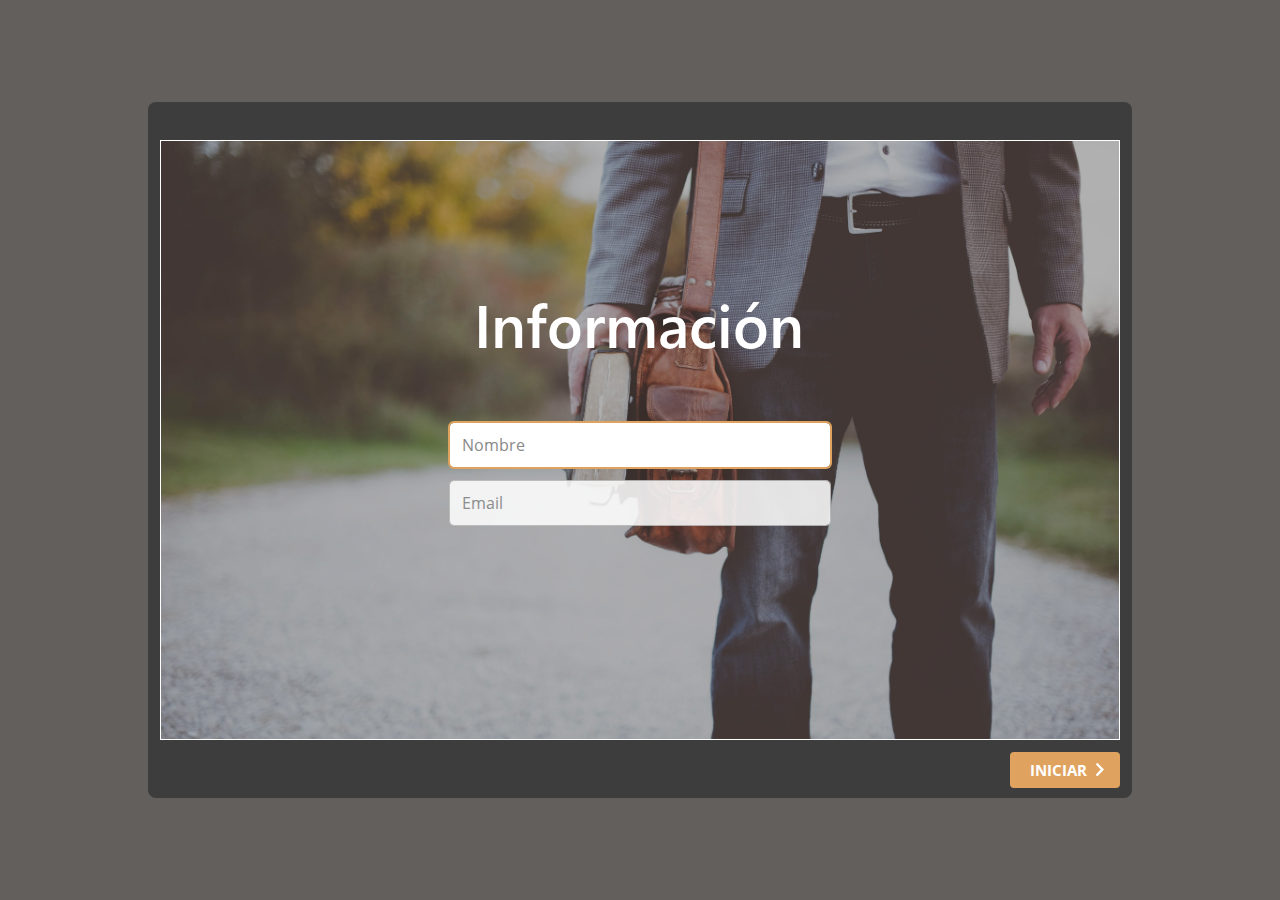
<file: Cuestionario de las Células (Published)/index.html>
<!DOCTYPE html>
<!-- Created with iSpring --><!-- 984 696 --><!--version 9.3.4.30662 --><!--type html --><!--mainFolder  --><!--content quiz -->
<html>
<head>
	<meta http-equiv="X-UA-Compatible" content="IE=edge"/>
	<script src="data/browsersupport.js"></script>
	<meta http-equiv="Content-Type" content="text/html;charset=utf-8"/>
	<meta name="viewport" content="width=device-width,initial-scale=1,minimum-scale=1,maximum-scale=1,user-scalable=no"/>
	<meta name="format-detection" content="telephone=no"/>
	<meta name="apple-mobile-web-app-capable" content="yes"/>
	<meta name="apple-mobile-web-app-status-bar-style" content="black"/>
	<meta name="msapplication-tap-highlight" content="no" />
	<title>Untitled Quiz</title>
	<link rel="apple-touch-icon-precomposed" href="data/apple-touch-icon.png"/>
	<link rel="shortcut icon" type="image/ico" href="data/favicon.ico"/>
	<style>
		body {
			width: 100%;
			height: 100%;
		}

		.trial_banner{display: none}
		#preloader {
			width: 50px;
			height: 50px;
			position: absolute;
			top: 0;
			left: 0;
			bottom: 0;
			right: 0;
			margin: auto;
			border-radius: 10px;
			background-color: rgba(0, 0, 0, 0.5);
		}

		#preloader::after {
			content: '';
			position: absolute;
			background: url([data-uri]);
			background-size: cover;
			top: 0;
			left: 0;
			bottom: 0;
			right: 0;
			animation: preloader_spin 1s infinite linear;
			-webkit-animation: preloader_spin 1s infinite linear;
		}

		@keyframes preloader_spin { 0% {transform: rotate(0deg);} 100% {transform: rotate(360deg);} }
		@-webkit-keyframes preloader_spin { 0% {-webkit-transform: rotate(0deg);} 100% {-webkit-transform: rotate(360deg);}}
    </style>
</head>
<body>
	<div id="preloader"></div>
	<div id="content"></div>
	<script src="data/player.js?s=unankrszz31h-8h08rqgz5mvr"></script>
	<script>
		var data = "[base64]/[base64]/Y8OzbW8gc2UgY2xhc2lmaWNhbiBsb3Mgc2VyZXMgdml2b3M/[base64]/PC9zcGFuPjwvc3Bhbj48L3NwYW4+PC9zcGFuPjwvc3Bhbj48L3NwYW4+PC9wPiIsInIiOltdLCJkIjpbIsK/[base64]/[base64]/PC9zcGFuPjwvc3Bhbj48L3NwYW4+PC9zcGFuPjwvc3Bhbj48L3NwYW4+PC9wPiIsInIiOltdLCJkIjpbIsK/[base64]/[base64]/[base64]/PC9zcGFuPjwvc3Bhbj48L3NwYW4+PC9zcGFuPjwvc3Bhbj48L3NwYW4+PC9wPiIsInIiOltdLCJkIjpbIsK/[base64]/[base64]/[base64]/[base64]/[base64]";
		QuizPlayer.start("content", "unankrszz31h-8h08rqgz5mvr", data, 1, "https://s4.ispringsolutions.com", false, "prompt", function(player) {
			player.initializationCompleteEvent().addHandler(function() {
				var preloader = document.getElementById("preloader");
				preloader.parentNode.removeChild(preloader);
			})
		});
	</script>
</body>
</html>
</file>
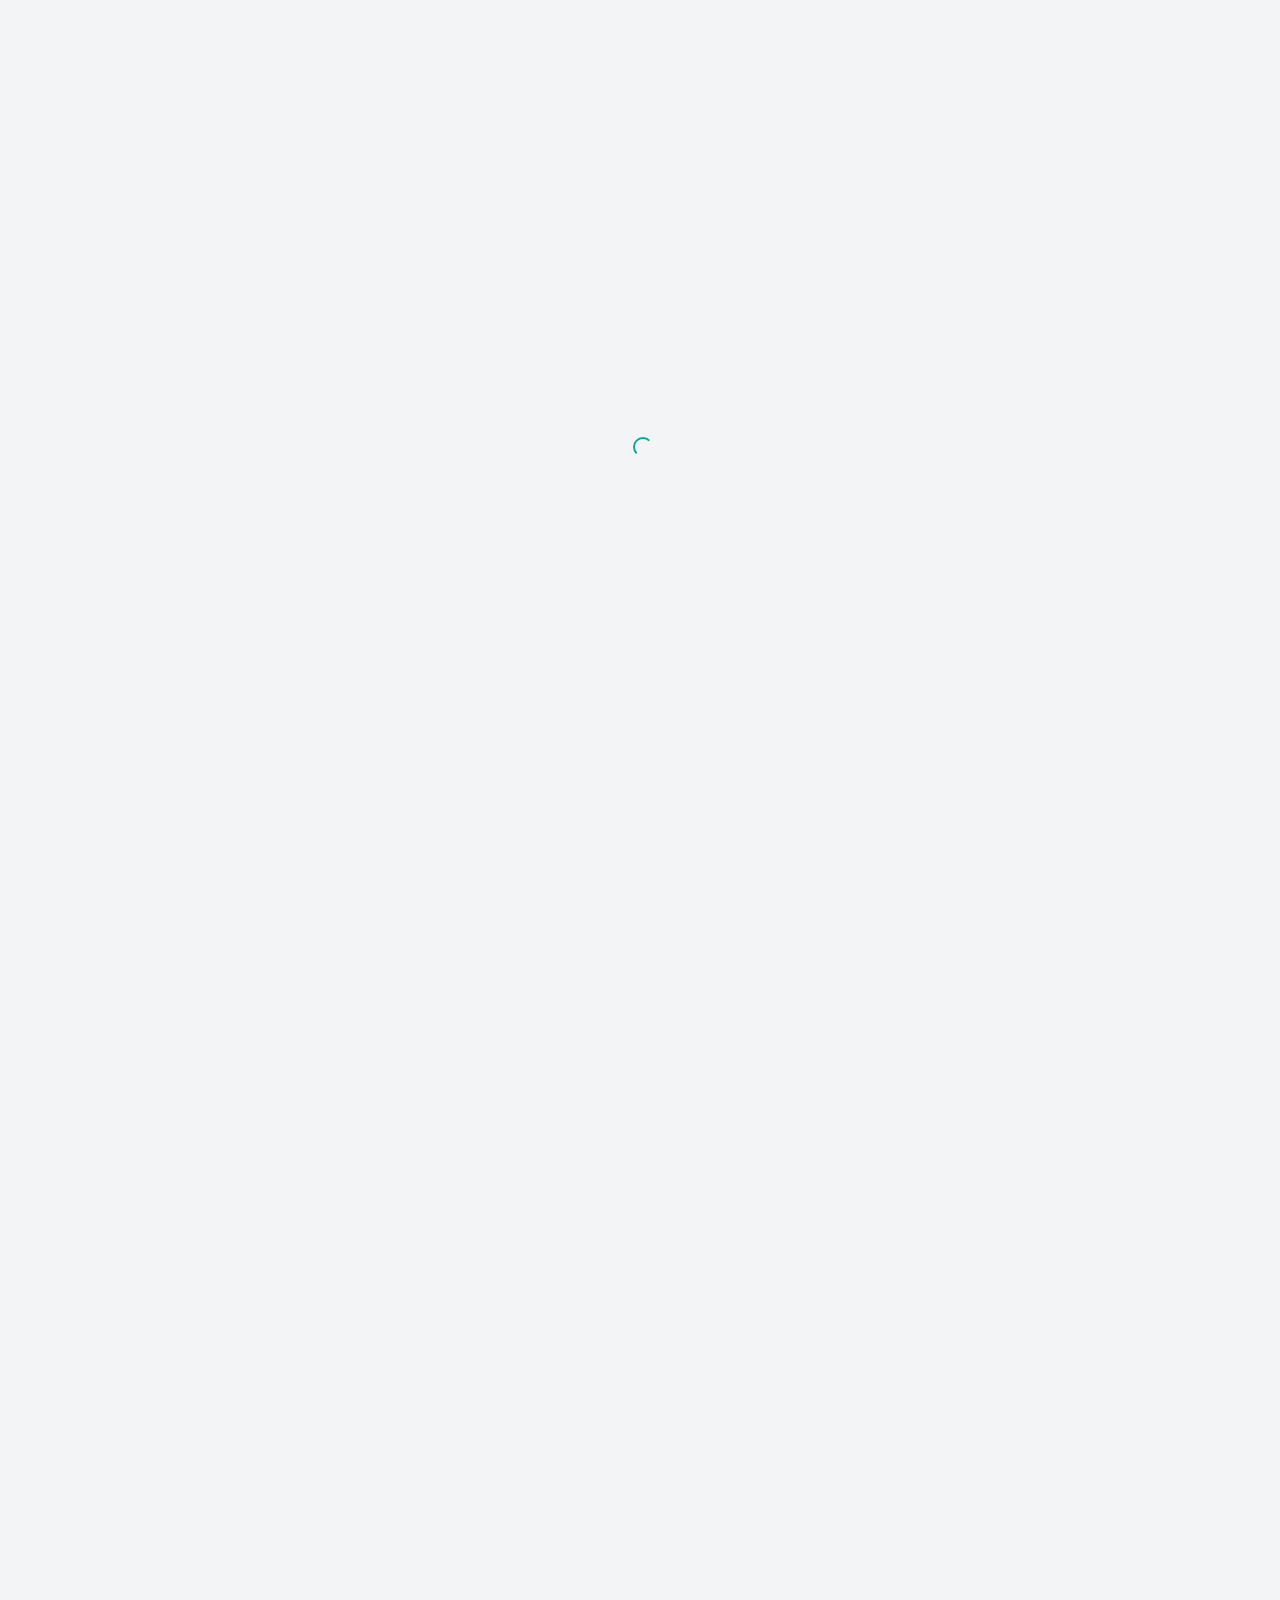
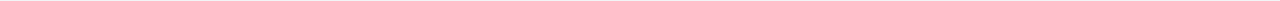
<file: contact.html>
﻿<!DOCTYPE html>
<html>
<head>
    <meta http-equiv="content-type" content="text/html;charset=UTF-8" />
    <meta charset="utf-8" />
    <title>thempleite - Responsive Website Template</title>
    <meta name="viewport" content="width=device-width, initial-scale=1.0, maximum-scale=1.0, user-scalable=no" />
    <meta content="" name="description" />
    <meta content="" name="author" />
    <!-- BEGIN CORE CSS FRAMEWORK -->
    <link rel="stylesheet" type="text/css" href="assets/plugins/owl-carousel/owl.carousel.css" />
    <link rel="stylesheet" type="text/css" href="assets/plugins/owl-carousel/owl.theme.css" />
    <link href="assets/plugins/pace/pace-theme-flash.css" rel="stylesheet" type="text/css"
        media="screen" />
    <link href="assets/plugins/boostrapv3/css/bootstrap.min.css" rel="stylesheet" type="text/css" />
    <link href="assets/plugins/boostrapv3/css/bootstrap-theme.min.css" rel="stylesheet"
        type="text/css" />
    <link href="assets/plugins/font-awesome/css/font-awesome.min.css" rel="stylesheet"
        type="text/css" />
    <!-- END CORE CSS FRAMEWORK -->
    <!-- BEGIN CSS TEMPLATE -->
    <link href="assets/css/style.css" rel="stylesheet" type="text/css" />
    <link href="assets/css/responsive.css" rel="stylesheet" type="text/css" />
    <link href="assets/css/animate.min.css" rel="stylesheet" type="text/css" />
    <!-- END CSS TEMPLATE -->
    <script type="text/javascript" src="assets/plugins/jquery-1.8.3.min.js"></script>
</head>
<!-- END HEAD -->
<body >
    <div class="main-wrapper">
        <div role="navigation" class="navbar navbar-default navbar-static-top">
            <div class="container">
                <div class="compressed">
                    <div class="navbar-header">
                        <button data-target=".navbar-collapse" data-toggle="collapse" class="navbar-toggle"
                            type="button">
                            <span class="sr-only">Toggle navigation</span> <span class="icon-bar"></span><span
                                class="icon-bar"></span><span class="icon-bar"></span>
                        </button>
                        <a href="#" class="navbar-brand compressed">
                            <img src="assets/img/logo_condensed.png" alt="" data-src="assets/img/logo_condensed.png"
                                data-src-retina="assets/img/logo2x.png" width="119" height="22" /></a>
                    </div>
                    <div class="navbar-collapse collapse">
                        <ul class="nav navbar-nav navbar-right">
                            <li><a href="index.html">Home</a></li>
                            <li><a href="tour.html">Tour</a></li>
                            <li><a href="pricing.html">Pricing</a></li>
                            <li><a href="portfolio.html">Portfolio</a></li>
                            <li><a href="contact.html">Contact</a></li>
                        </ul>
                    </div>
                    <!--/.nav-collapse -->
                </div>
            </div>
        </div>
        <div class="section grey text-center m-t-60 p-t-40 p-b-40" id="banner-footer">
            <h2 class="normal m-b-10">
                We would love to hear from you</h2>
            <p>
                Why not drop us a line or pick up the phone and give us a shout. Our team would
                love to talk to you and find ways of Making Business Easy.</p>
        </div>
        <div class="section white">
            <div class="container">
                <div class=" p-b-60">
                    <div class="row p-t-30">
                        <div class="col-md-6 col-sm-6">
						<form id="contact_form" method="post" action="#">
                            <div class="row form-row">
                                <div class="col-md-10">
                                    <input name="txtFirstName" id="textFirstName" type="text" class="form-control "
                                        placeholder="First Name">
                                </div>
                            </div>
                            <div class="row form-row">
                                <div class="col-md-10">
                                    <input name="txtLastName" id="txtLastName" type="text" class="form-control" placeholder="Last Name">
                                </div>
                            </div>
                            <div class="row form-row">
                                <div class="col-md-10">
                                    <input name="txtCompany" id="txtCompany" type="text" class="form-control" placeholder="Company/Orgarnization">
                                </div>
                            </div>
                            <div class="row form-row">
                                <div class="col-md-10">
                                    <input name="txtEmailAddress" id="txtEmailAddress" type="text" class="form-control"
                                        placeholder="Email address">
                                </div>
                            </div>
                            <div class="row form-row">
                                <div class="col-md-10">
                                    <textarea id="txtDesc" name="txtMessage" type="text" class="form-control" placeholder="Message" rows="8">
						
						</textarea>
                                </div>
                            </div>
                            <div class="row form-row">
                                <div class="col-md-10">
                                    <button type="button" id="button-send" class="btn btn-primary btn-cons">
                                        Send</button>
                                </div>
								<div id="success">Your message has been successfully!</div>
								<div id="error">Unable to send your message, please try later.</div>
                            </div>
						</form>
                        </div>
                        <div class="col-md-6 feature-list">
                            <h4 class="title custom-font text-black no-margin p-b-10">
                                TELEPHONE</h4>
                            <p class="no-margin">
                                Sales</p>
                            <h2 class="custom-font text-black no-margin">
                                (123) 456-7890</h2>
                            <p class="no-margin">
                                Technical</p>
                            <h2 class="custom-font text-black no-margin">
                                (111) 111-2233</h2>
                            <section class="p-t-20 p-b-20">
                                <h4 class="title custom-font text-black">
                                    ADDRESS</h4>
                                <ul class="address-list">
                                    <li><i class="fa fa-map-marker"></i><strong>Address:</strong> 1234 Street Name, City
                                        Name, United States</li>
                                    <li><i class="fa fa-phone"></i><strong>Phone:</strong> (123) 456-7890</li>
                                    <li><i class="fa fa-envelope"></i><strong>Email:</strong> <a href="mailto:mail@example.com">
                                        mail@example.com</a></li>
                                </ul>
                            </section>
                        </div>
                    </div>
                </div>
            </div>
        </div>
        <div class="section white" style="height: 350px" id="map">
        </div>
        <div class="section grey">
            <div class="container">
                <div class="p-t-60 p-b-50">
                    <div id="testomonials" class="owl-carousel row">
                        <div class="item">
                            <div class="col-md-6  col-md-offset-3 text-center">
                                <div class="testimonial-thumb">
                                    <img src="assets/img/testimonial_img1.png" alt="testimonal">
                                </div>
                                <div class="testimonial-user">
                                    <span>John Donga</span> Greepit.com
                                </div>
                                <h3 class="normal text-center">
                                    I have always received good service from the Frittt Templates. Timing and quality
                                    have always met my expectations and everything is communicated in a professional
                                    and timely manner.
                                </h3>
                            </div>
                        </div>
                        <div class="item">
                            <div class="col-md-6   col-md-offset-3 text-center">
                                <div class="testimonial-thumb">
                                    <img src="assets/img/testimonial_img2.png" alt="testimonal">
                                </div>
                                <div class="testimonial-user">
                                    <span>John Donga</span> Frittt.com
                                </div>
                                <h3 class="normal text-center">
                                    We consider the Frittt Templates team a development partner who has proven to be
                                    creative in problem resolution, reliable in time commitments, and overall consistent
                                    in meeting our expectations.
                                </h3>
                            </div>
                        </div>
                        <div class="item">
                            <div class="col-md-6   col-md-offset-3 text-center">
                                <div class="testimonial-thumb">
                                    <img src="assets/img/testimonial_img3.png" alt="testimonal">
                                </div>
                                <div class="testimonial-user">
                                    <span>John Donga</span> www.Frittt.com
                                </div>
                                <h3 class="semi-bold text-center">
                                    The work was above and beyond what I could have expected. Excellent service all
                                    the way around from start to finish. Keep up the GREAT work! Great job!
                                </h3>
                            </div>
                        </div>
                    </div>
                </div>
            </div>
        </div>
        <div class="section black contact-details green-icons">
            <div class="container">
                <div class="row">
                    <div class="col-md-3 text-center">
                        <div class="services-box-3">
                            <i class="fa fa-phone"></i>
                            <div class="content">
                                <p>
                                    Phone</p>
                                <h3>
                                    +1 555 666 9999</h3>
                            </div>
                        </div>
                    </div>
                    <div class="col-md-3 text-center">
                        <div class="services-box-3">
                            <i class="fa fa-envelope"></i>
                            <div class="content">
                                <p>
                                    E-mail</p>
                                <h3>
                                    letstalk@thempleite.com</h3>
                            </div>
                        </div>
                    </div>
                    <div class="col-md-3 text-center">
                        <div class="services-box-3">
                            <i class="fa fa-map-marker "></i>
                            <div class="content">
                                <p>
                                    Postal</p>
                                <h3>
                                    32-Grey Suite, NY</h3>
                            </div>
                        </div>
                    </div>
                    <div class="col-md-3 text-center">
                        <div class="services-box-3">
                            <i class="fa fa-pinterest-square"></i>
                            <div class="content">
                                <p>
                                    Pinterest</p>
                                <h3>
                                    pinterest.com/frittt</h3>
                            </div>
                        </div>
                    </div>
                </div>
            </div>
        </div>
        <div class="section white footer">
            <div class="container">
                <div class="p-t-30 p-b-50">
                    <div class="row">
                        <div class="col-md-2 col-lg-2 col-sm-2 col-xs-12 xs-m-b-20">
                            <img src="assets/img/logo_condensed.png" alt="" data-src="assets/img/logo_condensed.png"
                                data-src-retina="assets/img/logo2x.png" width="119" height="22" />
                            <br />
                            <br />
                            © Frittt Templates.
                            <br />
                            All Rights Reserved.
                        </div>
                        <div class="col-md-4 col-lg-3 col-sm-4  col-xs-12 xs-m-b-20">
                            <address class="xs-no-padding  col-md-6 col-lg-6 col-sm-6  col-xs-12">
                                32 - Grey Suite<br>
                                Odd Street,<br>
                                NY, USA.
                            </address>
                            <div class="xs-no-padding col-md-6 col-lg-6 col-sm-6">
                                <div>
                                    (1) 555 666 9999</div>
                                <a href="javascript:">letstalk@thempleite.com</a>
                            </div>
                            <div class="clearfix">
                            </div>
                        </div>
                        <div class="col-md-2 col-lg-2 col-sm-2  col-xs-12 xs-m-b-20">
                            <div class="bold">
                                We Are Hiring</div>
                            Send you resume at <a href="javascript:">careers@thempleite.com</a>
                        </div>
                        <div class="col-md-2 col-lg-2 col-sm-2  col-xs-12 ">
                            <div class="bold">
                                FOLLOW US</div>
                            <br />
                            <a href="javascript:"><i class="fa fa-facebook fa-2x"></i></a>&nbsp; <a href="javascript:">
                                <i class="fa fa-twitter fa-2x"></i></a>&nbsp; <a href="javascript:"><i class="fa fa-youtube-play  fa-2x">
                                </i></a>&nbsp; <a href="javascript:"><i class="fa fa-github fa-2x"></i></a>&nbsp;
                            <a href="javascript:"><i class="fa fa-dribbble fa-2x"></i></a>&nbsp; <a href="javascript:">
                                <i class="fa fa-pinterest fa-2x"></i></a>
                        </div>
                    </div>
                </div>
            </div>
        </div>
    </div>
    <!-- BEGIN CORE JS FRAMEWORK -->
    <script type="text/javascript" src="assets/plugins/jquery-1.8.3.min.js"></script>
    <script src="assets/plugins/boostrapv3/js/bootstrap.min.js" type="text/javascript"></script>
    <!-- END CORE JS FRAMEWORK -->
    <!-- BEGIN JS PLUGIN -->
    <script src="assets/plugins/pace/pace.min.js" type="text/javascript"></script>
    <script src="assets/plugins/jquery-unveil/jquery.unveil.min.js" type="text/javascript"></script>
    <script type="text/javascript" src="assets/plugins/jquery-nicescroll/jquery.nicescroll.min.js"></script>
    <script type="text/javascript" src="http://maps.google.com/maps/api/js?sensor=true"></script>
    <script src="assets/plugins/jquery-gmap/gmaps.js" type="text/javascript"></script>
    <!-- END JS PLUGIN -->
    <script src="assets/js/google_maps.js" type="text/javascript"></script>
    <script type="text/javascript" src="assets/js/core.js"></script>
  
</body>
</html>
</file>
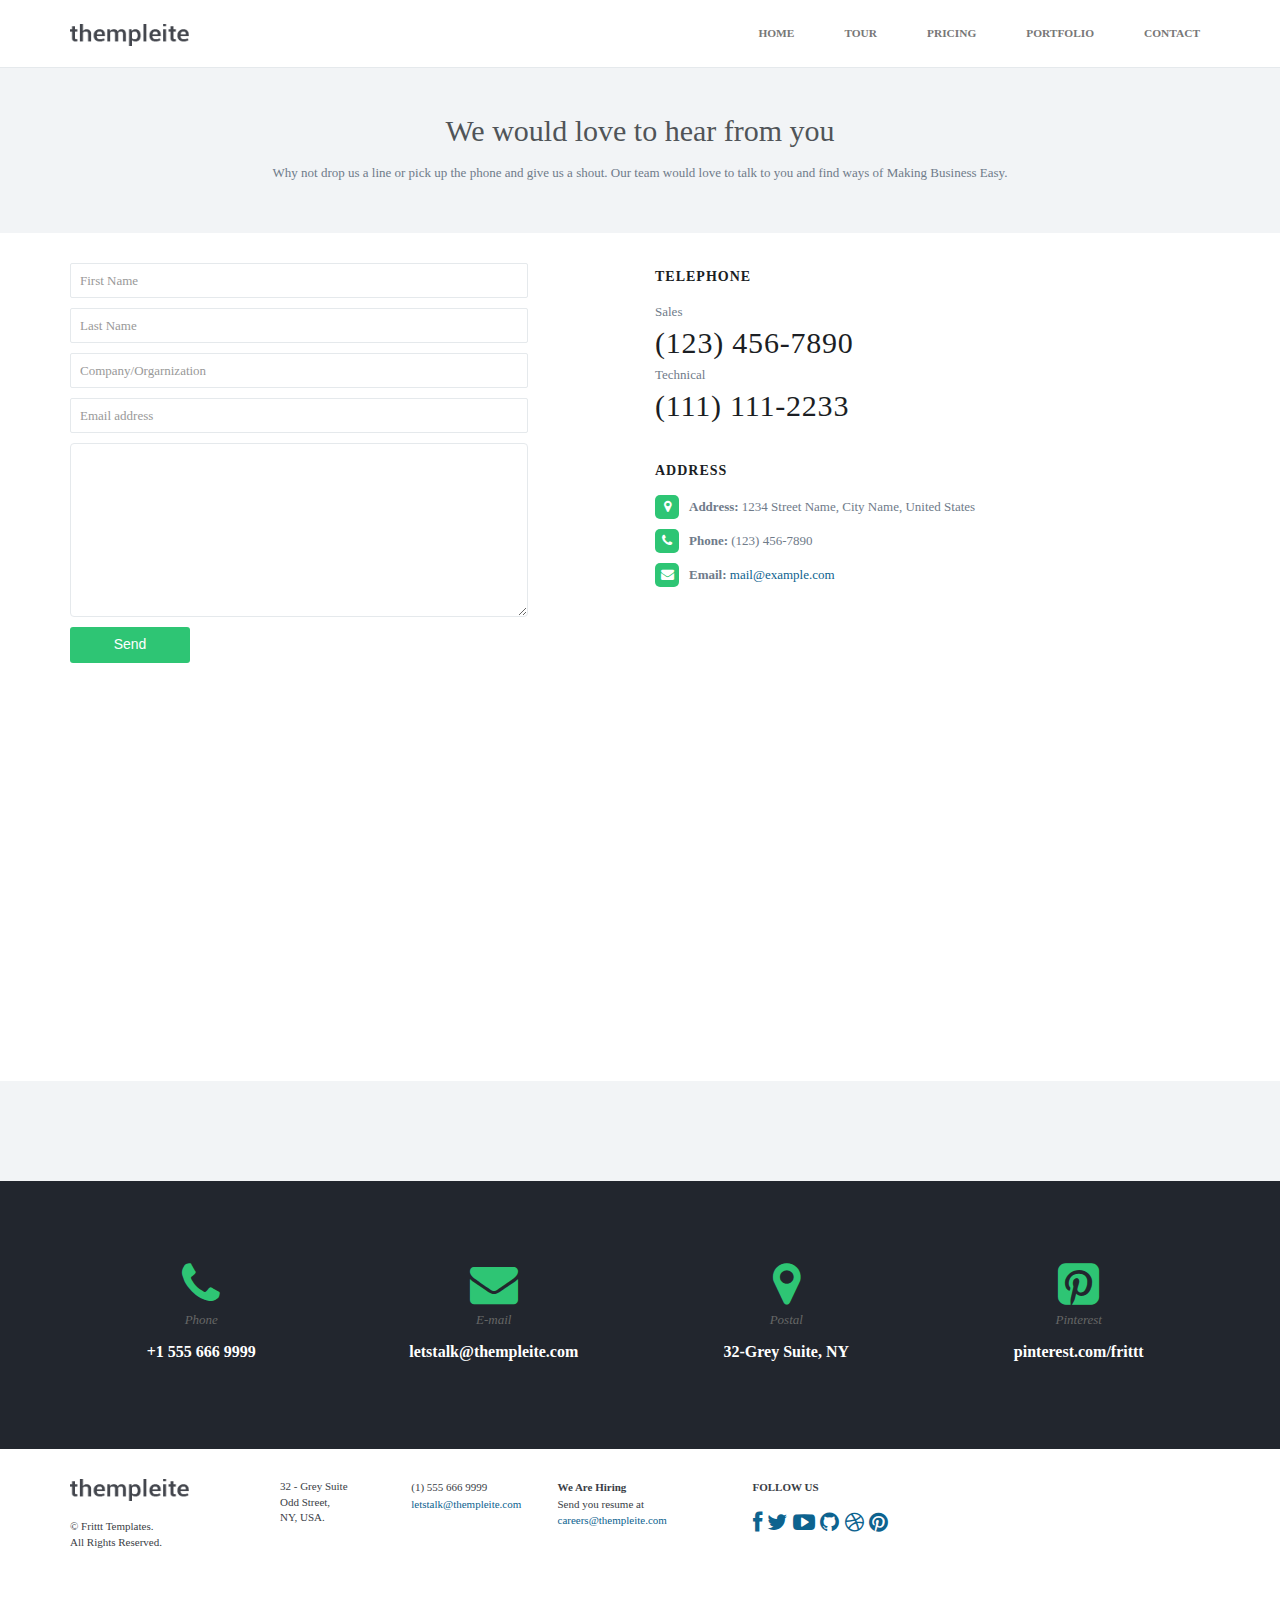
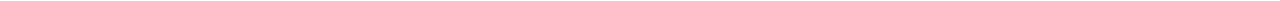
<file: contacto.html>
﻿<!DOCTYPE html>
<html>
<head>
    <meta http-equiv="content-type" content="text/html;charset=UTF-8" />
    <meta charset="utf-8" />
    <title>thempleite - Responsive Website Template</title>
    <meta name="viewport" content="width=device-width, initial-scale=1.0, maximum-scale=1.0, user-scalable=no" />
    <meta content="" name="description" />
    <meta content="" name="author" />
    <!-- BEGIN CORE CSS FRAMEWORK -->
    <link rel="stylesheet" type="text/css" href="assets/plugins/owl-carousel/owl.carousel.css" />
    <link rel="stylesheet" type="text/css" href="assets/plugins/owl-carousel/owl.theme.css" />
    <link href="assets/plugins/pace/pace-theme-flash.css" rel="stylesheet" type="text/css"
        media="screen" />
    <link href="assets/plugins/boostrapv3/css/bootstrap.min.css" rel="stylesheet" type="text/css" />
    <link href="assets/plugins/boostrapv3/css/bootstrap-theme.min.css" rel="stylesheet"
        type="text/css" />
    <link href="assets/plugins/font-awesome/css/font-awesome.min.css" rel="stylesheet"
        type="text/css" />
    <!-- END CORE CSS FRAMEWORK -->
    <!-- BEGIN CSS TEMPLATE -->
    <link href="assets/css/style.css" rel="stylesheet" type="text/css" />
    <link href="assets/css/responsive.css" rel="stylesheet" type="text/css" />
    <link href="assets/css/animate.min.css" rel="stylesheet" type="text/css" />
    <!-- END CSS TEMPLATE -->
    <script type="text/javascript" src="assets/plugins/jquery-1.8.3.min.js"></script>
</head>
<!-- END HEAD -->
<body >
    <div class="main-wrapper">
        <div role="navigation" class="navbar navbar-default navbar-static-top">
            <div class="container">
                <div class="compressed">
                    <div class="navbar-header">
                        <button data-target=".navbar-collapse" data-toggle="collapse" class="navbar-toggle"
                            type="button">
                            <span class="sr-only">Toggle navigation</span> <span class="icon-bar"></span><span
                                class="icon-bar"></span><span class="icon-bar"></span>
                        </button>
                        <a href="#" class="navbar-brand compressed">
                            <img src="assets/img/logo_condensed.png" alt="" data-src="assets/img/logo_condensed.png"
                                data-src-retina="assets/img/logo2x.png" width="119" height="22" /></a>
                    </div>
                    <div class="navbar-collapse collapse">
                        <ul class="nav navbar-nav navbar-right">
                            <li><a href="index.html">Home</a></li>
                            <li><a href="tour.html">Tour</a></li>
                            <li><a href="pricing.html">Pricing</a></li>
                            <li><a href="portfolio.html">Portfolio</a></li>
                            <li><a href="contact.html">Contact</a></li>
                        </ul>
                    </div>
                    <!--/.nav-collapse -->
                </div>
            </div>
        </div>
        <div class="section grey text-center m-t-60 p-t-40 p-b-40" id="banner-footer">
            <h2 class="normal m-b-10">
                We would love to hear from you</h2>
            <p>
                Why not drop us a line or pick up the phone and give us a shout. Our team would
                love to talk to you and find ways of Making Business Easy.</p>
        </div>
        <div class="section white">
            <div class="container">
                <div class=" p-b-60">
                    <div class="row p-t-30">
                        <div class="col-md-6 col-sm-6">
						<form id="contact_form" method="post" action="#">
                            <div class="row form-row">
                                <div class="col-md-10">
                                    <input name="txtFirstName" id="textFirstName" type="text" class="form-control "
                                        placeholder="First Name">
                                </div>
                            </div>
                            <div class="row form-row">
                                <div class="col-md-10">
                                    <input name="txtLastName" id="txtLastName" type="text" class="form-control" placeholder="Last Name">
                                </div>
                            </div>
                            <div class="row form-row">
                                <div class="col-md-10">
                                    <input name="txtCompany" id="txtCompany" type="text" class="form-control" placeholder="Company/Orgarnization">
                                </div>
                            </div>
                            <div class="row form-row">
                                <div class="col-md-10">
                                    <input name="txtEmailAddress" id="txtEmailAddress" type="text" class="form-control"
                                        placeholder="Email address">
                                </div>
                            </div>
                            <div class="row form-row">
                                <div class="col-md-10">
                                    <textarea id="txtDesc" name="txtMessage" type="text" class="form-control" placeholder="Message" rows="8">
						
						</textarea>
                                </div>
                            </div>
                            <div class="row form-row">
                                <div class="col-md-10">
                                    <button type="button" id="button-send" class="btn btn-primary btn-cons">
                                        Send</button>
                                </div>
								<div id="success">Your message has been successfully!</div>
								<div id="error">Unable to send your message, please try later.</div>
                            </div>
						</form>
                        </div>
                        <div class="col-md-6 feature-list">
                            <h4 class="title custom-font text-black no-margin p-b-10">
                                TELEPHONE</h4>
                            <p class="no-margin">
                                Sales</p>
                            <h2 class="custom-font text-black no-margin">
                                (123) 456-7890</h2>
                            <p class="no-margin">
                                Technical</p>
                            <h2 class="custom-font text-black no-margin">
                                (111) 111-2233</h2>
                            <section class="p-t-20 p-b-20">
                                <h4 class="title custom-font text-black">
                                    ADDRESS</h4>
                                <ul class="address-list">
                                    <li><i class="fa fa-map-marker"></i><strong>Address:</strong> 1234 Street Name, City
                                        Name, United States</li>
                                    <li><i class="fa fa-phone"></i><strong>Phone:</strong> (123) 456-7890</li>
                                    <li><i class="fa fa-envelope"></i><strong>Email:</strong> <a href="mailto:mail@example.com">
                                        mail@example.com</a></li>
                                </ul>
                            </section>
                        </div>
                    </div>
                </div>
            </div>
        </div>
        <div class="section white" style="height: 350px" id="map">
        </div>
        <div class="section grey">
            <div class="container">
                <div class="p-t-60 p-b-50">
                    <div id="testomonials" class="owl-carousel row">
                        <div class="item">
                            <div class="col-md-6  col-md-offset-3 text-center">
                                <div class="testimonial-thumb">
                                    <img src="assets/img/testimonial_img1.png" alt="testimonal">
                                </div>
                                <div class="testimonial-user">
                                    <span>John Donga</span> Greepit.com
                                </div>
                                <h3 class="normal text-center">
                                    I have always received good service from the Frittt Templates. Timing and quality
                                    have always met my expectations and everything is communicated in a professional
                                    and timely manner.
                                </h3>
                            </div>
                        </div>
                        <div class="item">
                            <div class="col-md-6   col-md-offset-3 text-center">
                                <div class="testimonial-thumb">
                                    <img src="assets/img/testimonial_img2.png" alt="testimonal">
                                </div>
                                <div class="testimonial-user">
                                    <span>John Donga</span> Frittt.com
                                </div>
                                <h3 class="normal text-center">
                                    We consider the Frittt Templates team a development partner who has proven to be
                                    creative in problem resolution, reliable in time commitments, and overall consistent
                                    in meeting our expectations.
                                </h3>
                            </div>
                        </div>
                        <div class="item">
                            <div class="col-md-6   col-md-offset-3 text-center">
                                <div class="testimonial-thumb">
                                    <img src="assets/img/testimonial_img3.png" alt="testimonal">
                                </div>
                                <div class="testimonial-user">
                                    <span>John Donga</span> www.Frittt.com
                                </div>
                                <h3 class="semi-bold text-center">
                                    The work was above and beyond what I could have expected. Excellent service all
                                    the way around from start to finish. Keep up the GREAT work! Great job!
                                </h3>
                            </div>
                        </div>
                    </div>
                </div>
            </div>
        </div>
        <div class="section black contact-details green-icons">
            <div class="container">
                <div class="row">
                    <div class="col-md-3 text-center">
                        <div class="services-box-3">
                            <i class="fa fa-phone"></i>
                            <div class="content">
                                <p>
                                    Phone</p>
                                <h3>
                                    +1 555 666 9999</h3>
                            </div>
                        </div>
                    </div>
                    <div class="col-md-3 text-center">
                        <div class="services-box-3">
                            <i class="fa fa-envelope"></i>
                            <div class="content">
                                <p>
                                    E-mail</p>
                                <h3>
                                    letstalk@thempleite.com</h3>
                            </div>
                        </div>
                    </div>
                    <div class="col-md-3 text-center">
                        <div class="services-box-3">
                            <i class="fa fa-map-marker "></i>
                            <div class="content">
                                <p>
                                    Postal</p>
                                <h3>
                                    32-Grey Suite, NY</h3>
                            </div>
                        </div>
                    </div>
                    <div class="col-md-3 text-center">
                        <div class="services-box-3">
                            <i class="fa fa-pinterest-square"></i>
                            <div class="content">
                                <p>
                                    Pinterest</p>
                                <h3>
                                    pinterest.com/frittt</h3>
                            </div>
                        </div>
                    </div>
                </div>
            </div>
        </div>
        <div class="section white footer">
            <div class="container">
                <div class="p-t-30 p-b-50">
                    <div class="row">
                        <div class="col-md-2 col-lg-2 col-sm-2 col-xs-12 xs-m-b-20">
                            <img src="assets/img/logo_condensed.png" alt="" data-src="assets/img/logo_condensed.png"
                                data-src-retina="assets/img/logo2x.png" width="119" height="22" />
                            <br />
                            <br />
                            © Frittt Templates.
                            <br />
                            All Rights Reserved.
                        </div>
                        <div class="col-md-4 col-lg-3 col-sm-4  col-xs-12 xs-m-b-20">
                            <address class="xs-no-padding  col-md-6 col-lg-6 col-sm-6  col-xs-12">
                                32 - Grey Suite<br>
                                Odd Street,<br>
                                NY, USA.
                            </address>
                            <div class="xs-no-padding col-md-6 col-lg-6 col-sm-6">
                                <div>
                                    (1) 555 666 9999</div>
                                <a href="javascript:">letstalk@thempleite.com</a>
                            </div>
                            <div class="clearfix">
                            </div>
                        </div>
                        <div class="col-md-2 col-lg-2 col-sm-2  col-xs-12 xs-m-b-20">
                            <div class="bold">
                                We Are Hiring</div>
                            Send you resume at <a href="javascript:">careers@thempleite.com</a>
                        </div>
                        <div class="col-md-2 col-lg-2 col-sm-2  col-xs-12 ">
                            <div class="bold">
                                FOLLOW US</div>
                            <br />
                            <a href="javascript:"><i class="fa fa-facebook fa-2x"></i></a>&nbsp; <a href="javascript:">
                                <i class="fa fa-twitter fa-2x"></i></a>&nbsp; <a href="javascript:"><i class="fa fa-youtube-play  fa-2x">
                                </i></a>&nbsp; <a href="javascript:"><i class="fa fa-github fa-2x"></i></a>&nbsp;
                            <a href="javascript:"><i class="fa fa-dribbble fa-2x"></i></a>&nbsp; <a href="javascript:">
                                <i class="fa fa-pinterest fa-2x"></i></a>
                        </div>
                    </div>
                </div>
            </div>
        </div>
    </div>
    <!-- BEGIN CORE JS FRAMEWORK -->
    <script type="text/javascript" src="assets/plugins/jquery-1.8.3.min.js"></script>
    <script src="assets/plugins/boostrapv3/js/bootstrap.min.js" type="text/javascript"></script>
    <!-- END CORE JS FRAMEWORK -->
    <!-- BEGIN JS PLUGIN -->
    <script src="assets/plugins/pace/pace.min.js" type="text/javascript"></script>
    <script src="assets/plugins/jquery-unveil/jquery.unveil.min.js" type="text/javascript"></script>
    <script type="text/javascript" src="assets/plugins/jquery-nicescroll/jquery.nicescroll.min.js"></script>
    <script type="text/javascript" src="http://maps.google.com/maps/api/js?sensor=true"></script>
    <script src="assets/plugins/jquery-gmap/gmaps.js" type="text/javascript"></script>
    <!-- END JS PLUGIN -->
    <script src="assets/js/google_maps.js" type="text/javascript"></script>
    <script type="text/javascript" src="assets/js/core.js"></script>
  
</body>
</html>
</file>
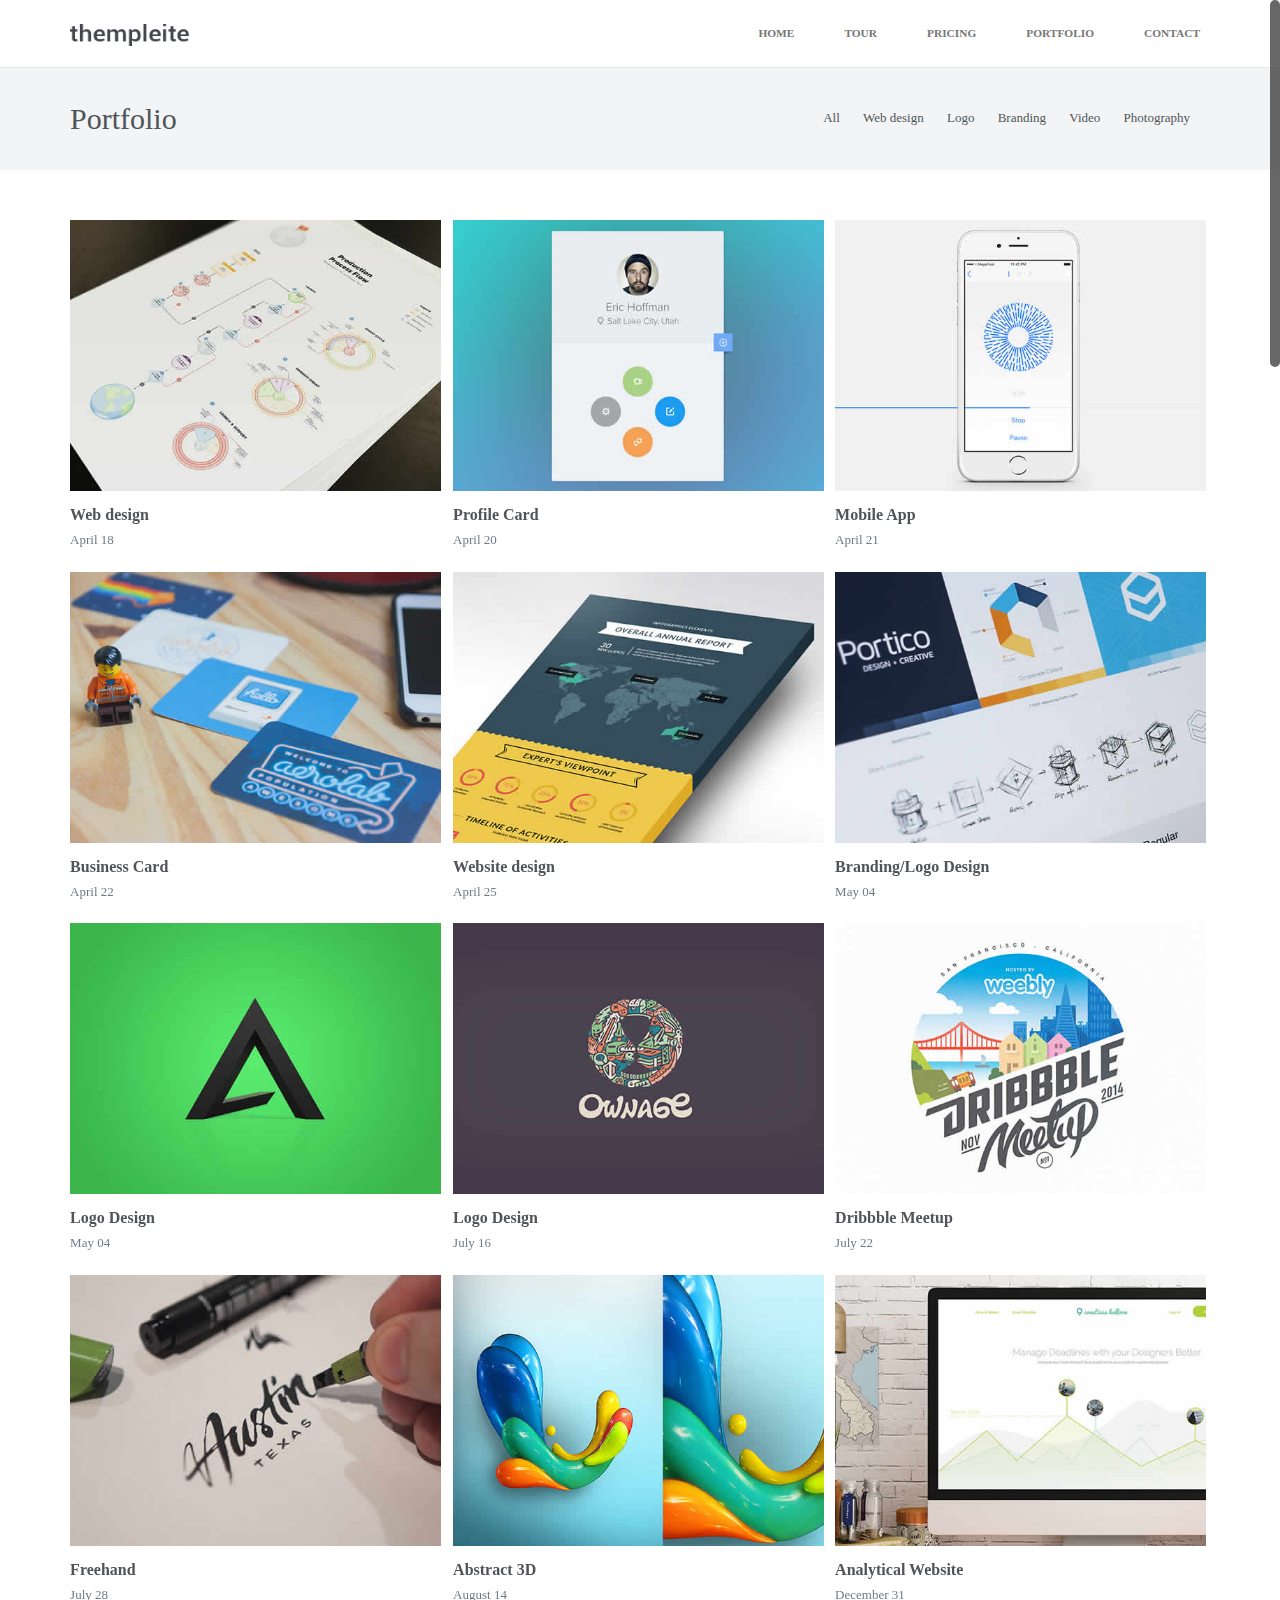
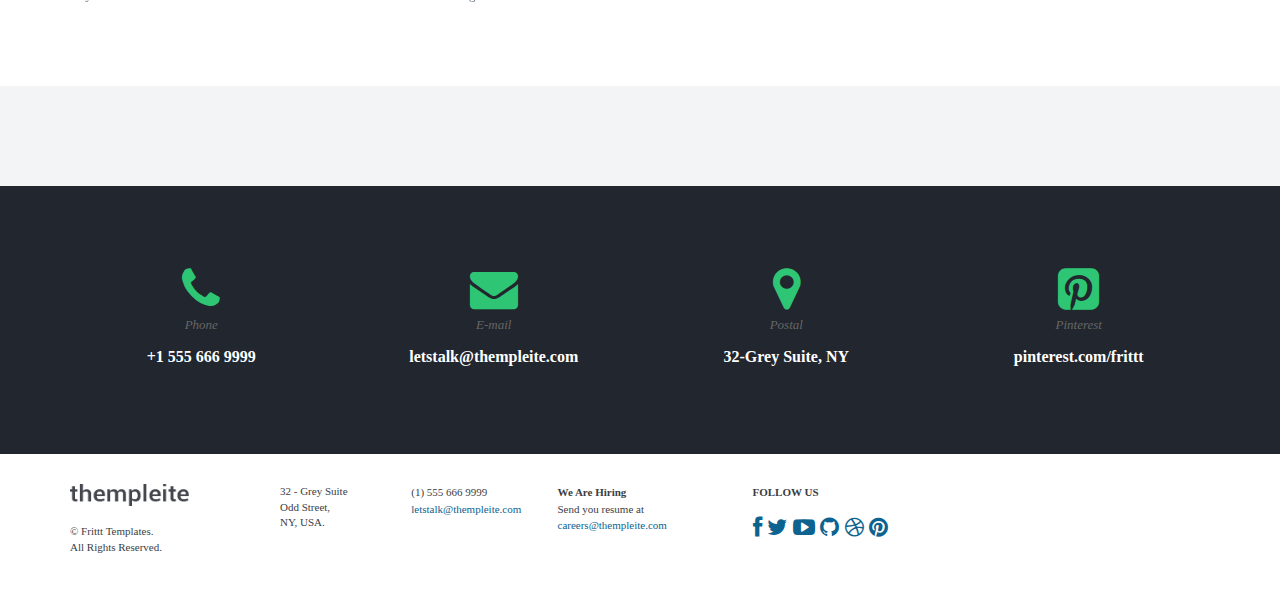
<file: portfolio.html>
﻿<!DOCTYPE html>
<html>
<head>
    <meta http-equiv="content-type" content="text/html;charset=UTF-8" />
    <meta charset="utf-8" />
    <title>thempleite - Responsive Website Template</title>
    <meta name="viewport" content="width=device-width, initial-scale=1.0, maximum-scale=1.0, user-scalable=no" />
    <meta content="" name="description" />
    <meta content="" name="author" />
    <link rel="stylesheet" type="text/css" href="assets/plugins/owl-carousel/owl.carousel.css" />
    <link rel="stylesheet" type="text/css" href="assets/plugins/owl-carousel/owl.theme.css" />
    <link rel="stylesheet" type="text/css" href="assets/plugins/headereffects/css/component.css">
    <link rel="stylesheet" type="text/css" href="assets/plugins/headereffects/css/normalize.css" />
    <link href="assets/plugins/pace/pace-theme-flash.css" rel="stylesheet" type="text/css"
        media="screen" />
    <!-- BEGIN CORE CSS FRAMEWORK -->
    <link href="assets/plugins/boostrapv3/css/bootstrap.min.css" rel="stylesheet" type="text/css" />
    <link href="assets/plugins/boostrapv3/css/bootstrap-theme.min.css" rel="stylesheet"
        type="text/css" />
    <link href="assets/plugins/font-awesome/css/font-awesome.min.css" rel="stylesheet"
        type="text/css" />
    <!-- END CORE CSS FRAMEWORK -->
    <!-- BEGIN CSS TEMPLATE -->
    <link href="assets/css/style.css" rel="stylesheet" type="text/css" />
    <link href="assets/css/magic_space.css" rel="stylesheet" type="text/css" />
    <link href="assets/css/responsive.css" rel="stylesheet" type="text/css" />
    <link href="assets/css/animate.min.css" rel="stylesheet" type="text/css" />
    <!-- END CSS TEMPLATE -->
</head>
<!-- END HEAD -->
<body>
    <div class="main-wrapper">
        <div role="navigation" class="navbar navbar-default navbar-static-top">
            <div class="container">
                <div class="compressed">
                    <div class="navbar-header">
                        <button data-target=".navbar-collapse" data-toggle="collapse" class="navbar-toggle"
                            type="button">
                            <span class="sr-only">Toggle navigation</span> <span class="icon-bar"></span><span
                                class="icon-bar"></span><span class="icon-bar"></span>
                        </button>
                        <a href="#" class="navbar-brand compressed">
                            <img src="assets/img/logo_condensed.png" alt="" data-src="assets/img/logo_condensed.png"
                                data-src-retina="assets/img/logo2x.png" width="119" height="22" /></a>
                    </div>
                    <div class="navbar-collapse collapse">
                        <ul class="nav navbar-nav navbar-right">
                            <li><a href="index.html">Home</a></li>
                            <li><a href="tour.html">Tour</a></li>
                            <li><a href="pricing.html">Pricing</a></li>
                            <li><a href="portfolio.html">Portfolio</a></li>
                            <li><a href="contact.html">Contact</a></li>
                        </ul>
                    </div>
                    <!--/.nav-collapse -->
                </div>
            </div>
        </div>
        <div class="section first white">
            <div class=" p-b-60">
                <div class="section grey p-t-20  p-b-20 m-b-50">
                    <div class="container">
                        <div class="row">
                            <div class="col-md-6">
                                <h2>
                                    Portfolio</h2>
                            </div>
                            <div class="col-md-6 p-t-20 xs-no-padding xs-p-l-20">
                                <div class="portfolio-filter">
                                    <ul id="portfolio-nav">
                                        <li class="current"><a href="#" data-filter="*">All</a></li>
                                        <li><a data-filter=".web" href="#">Web design</a></li>
                                        <li><a data-filter=".logo-design" href="#">Logo</a></li>
                                        <li><a data-filter=".branding" href="#">Branding</a></li>
                                        <li><a data-filter=".video" href="#">Video</a></li>
                                        <li><a data-filter=".photo" href="#">Photography</a></li>
                                    </ul>
                                    <!--END PORTFOLIO-NAV-->
                                </div>
                            </div>
                        </div>
                    </div>
                    <div class="clearfix">
                    </div>
                </div>
                <div class="container">
                    <div class="portfolio-grid portfolioContainer ">
                        <ul id="thumbs" class="col3">
                            <li class="item web">
                                <div class="portfolio-image-wrapper">
                                    <img src="assets/img/gallery/1.jpg" alt="" />
                                    <div class="item-info-overlay">
                                        <div>
                                            <h3 class="text-white semi-bold p-t-60 project-title ">
                                                Web design</h3>
                                            <p class="project-description">
                                                One Pager</p>
                                        </div>
                                    </div>
                                </div>
                                <div class="item-info">
                                    <h4 class="text-dark no-margin p-t-10 title semi-bold">
                                        Web design</h4>
                                    <p>
                                        April 18</p>
                                </div>
                                <!--END ITEM-INFO-->
                                <div class="clearfix">
                                </div>
                            </li>
                            <li class="item branding">
                                <div class="portfolio-image-wrapper">
                                    <img src="assets/img/gallery/2.jpg" alt="" />
                                    <div class="item-info-overlay">
                                        <div>
                                            <a href="#" class="overlay-link"></a>
                                            <h3 class="text-white semi-bold p-t-60 project-title ">
                                                Profile Card</h3>
                                            <p class="project-description">
                                                Creative</p>
                                        </div>
                                    </div>
                                    <!--END ITEM-INFO-OVERLAY-->
                                </div>
                                <div class="item-info">
                                    <h4 class="text-dark no-margin p-t-10 title semi-bold">
                                        Profile Card</h4>
                                    <p>
                                        April 20</p>
                                </div>
                                <!--END ITEM-INFO-->
                            </li>
                            <li class="item video">
                                <div class="portfolio-image-wrapper">
                                    <img src="assets/img/gallery/3.jpg" alt="" />
                                    <div class="item-info-overlay">
                                        <div>
                                            <h3 class="text-white semi-bold p-t-60 project-title ">
                                                Mobile App</h3>
                                            <p class="project-description">
                                                Mobile app for charts</p>
                                        </div>
                                    </div>
                                    <!--END ITEM-INFO-OVERLAY-->
                                </div>
                                <div class="item-info">
                                    <h4 class="text-dark no-margin p-t-10 title semi-bold">
                                        Mobile App</h4>
                                    <p>
                                        April 21</p>
                                </div>
                                <!--END ITEM-INFO-->
                            </li>
                            <li class="item web">
                                <div class="portfolio-image-wrapper">
                                    <img src="assets/img/gallery/4.jpg" alt="" />
                                    <div class="item-info-overlay">
                                        <div>
                                            <h3 class="text-white semi-bold p-t-60 project-title ">
                                                Business Card</h3>
                                            <p class="project-description">
                                                Printing Project</p>
                                        </div>
                                    </div>
                                    <!--END ITEM-INFO-OVERLAY-->
                                </div>
                                <div class="item-info">
                                    <h4 class="text-dark no-margin p-t-10 title semi-bold">
                                        Business Card</h4>
                                    <p>
                                        April 22</p>
                                </div>
                                <!--END ITEM-INFO-->
                            </li>
                            <li class="item photo">
                                <div class="portfolio-image-wrapper">
                                    <img src="assets/img/gallery/5.jpg" alt="" />
                                    <div class="item-info-overlay">
                                        <div>
                                            <h3 class="text-white semi-bold p-t-60 project-title ">
                                                Website design</h3>
                                            <p class="project-description">
                                                Creative Responsive Website</p>
                                        </div>
                                    </div>
                                    <!--END ITEM-INFO-OVERLAY-->
                                </div>
                                <div class="item-info">
                                    <h4 class="text-dark no-margin p-t-10 title semi-bold">
                                        Website design</h4>
                                    <p>
                                        April 25</p>
                                </div>
                                <!--END ITEM-INFO-->
                            </li>
                            <li class="item branding">
                                <div class="portfolio-image-wrapper">
                                    <img src="assets/img/gallery/6.jpg" alt="" />
                                    <div class="item-info-overlay">
                                        <div>
                                            <h3 class="text-white semi-bold p-t-60 project-title ">
                                                Branding/Logo Design</h3>
                                            <p class="project-description">
                                                Company rebranding</p>
                                        </div>
                                    </div>
                                    <!--END ITEM-INFO-OVERLAY-->
                                </div>
                                <div class="item-info">
                                    <h4 class="text-dark no-margin p-t-10 title semi-bold">
                                        Branding/Logo Design</h4>
                                    <p>
                                        May 04</p>
                                </div>
                                <!--END ITEM-INFO-->
                            </li>
                            <li class="item logo">
                                <div class="portfolio-image-wrapper">
                                    <img src="assets/img/gallery/7.jpg" alt="" />
                                    <div class="item-info-overlay">
                                        <div>
                                            <h3 class="text-white semi-bold p-t-60 project-title ">
                                                Logo Design</h3>
                                            <p class="project-description">
                                                A Logo</p>
                                        </div>
                                    </div>
                                    <!--END ITEM-INFO-OVERLAY-->
                                </div>
                                <div class="item-info">
                                    <h4 class="text-dark no-margin p-t-10 title semi-bold">
                                        Logo Design</h4>
                                    <p>
                                        May 04</p>
                                </div>
                                <!--END ITEM-INFO-->
                            </li>
                            <li class="item logo">
                                <div class="portfolio-image-wrapper">
                                    <img src="assets/img/gallery/8.jpg" alt="" />
                                    <div class="item-info-overlay">
                                        <div>
                                            <h3 class="text-white semi-bold p-t-60 project-title ">
                                                Logo Design</h3>
                                            <p class="project-description">
                                                Logo Design & Pallete</p>
                                        </div>
                                    </div>
                                    <!--END ITEM-INFO-OVERLAY-->
                                </div>
                                <div class="item-info">
                                    <h4 class="text-dark no-margin p-t-10 title semi-bold">
                                        Logo Design</h4>
                                    <p>
                                        July 16</p>
                                </div>
                                <!--END ITEM-INFO-->
                            </li>
                            <li class="item web">
                                <div class="portfolio-image-wrapper">
                                    <img src="assets/img/gallery/9.jpg" alt="" />
                                    <div class="item-info-overlay">
                                        <div>
                                            <h3 class="text-white semi-bold p-t-60 project-title ">
                                                Dribbble Meetup</h3>
                                            <p class="project-description">
                                                Invitation Artwork</p>
                                        </div>
                                    </div>
                                    <!--END ITEM-INFO-OVERLAY-->
                                </div>
                                <div class="item-info">
                                    <h4 class="text-dark no-margin p-t-10 title semi-bold">
                                        Dribbble Meetup</h4>
                                    <p>
                                        July 22</p>
                                </div>
                                <!--END ITEM-INFO-->
                            </li>
                            <li class="item web">
                                <div class="portfolio-image-wrapper">
                                    <img src="assets/img/gallery/10.jpg" alt="" />
                                    <div class="item-info-overlay">
                                        <div>
                                            <h3 class="text-white semi-bold p-t-60 project-title ">
                                                Freehand</h3>
                                            <p class="project-description">
                                                Creative</p>
                                        </div>
                                    </div>
                                    <!--END ITEM-INFO-OVERLAY-->
                                </div>
                                <div class="item-info">
                                    <h4 class="text-dark no-margin p-t-10 title semi-bold">
                                        Freehand</h4>
                                    <p>
                                        July 28</p>
                                </div>
                                <!--END ITEM-INFO-->
                            </li>
                            <li class="item web">
                                <div class="portfolio-image-wrapper">
                                    <img src="assets/img/gallery/11.jpg" alt="" />
                                    <div class="item-info-overlay">
                                        <div>
                                            <h3 class="text-white semi-bold p-t-60 project-title ">
                                                Abstract 3D</h3>
                                            <p class="project-description">
                                                Abstract</p>
                                        </div>
                                    </div>
                                    <!--END ITEM-INFO-OVERLAY-->
                                </div>
                                <div class="item-info">
                                    <h4 class="text-dark no-margin p-t-10 title semi-bold">
                                        Abstract 3D</h4>
                                    <p>
                                        August 14</p>
                                </div>
                                <!--END ITEM-INFO-->
                            </li>
                            <li class="item web">
                                <div class="portfolio-image-wrapper">
                                    <img src="assets/img/gallery/12.jpg" alt="" />
                                    <div class="item-info-overlay">
                                        <div>
                                            <h3 class="text-white semi-bold p-t-60 project-title ">
                                                Analytical Website</h3>
                                            <p class="project-description">
                                                Responsive website</p>
                                        </div>
                                    </div>
                                    <!--END ITEM-INFO-OVERLAY-->
                                </div>
                                <div class="item-info">
                                    <h4 class="text-dark no-margin p-t-10 title semi-bold">
                                        Analytical Website</h4>
                                    <p>
                                        December 31</p>
                                </div>
                                <!--END ITEM-INFO-->
                            </li>
                        </ul>
                    </div>
                </div>
            </div>
        </div>
        <div class="section grey">
            <div class="container">
                <div class="p-t-60 p-b-50">
                    <div id="testomonials" class="owl-carousel row">
                        <div class="item">
                            <div class="col-md-6  col-md-offset-3 text-center">
                                <div class="testimonial-thumb">
                                    <img src="assets/img/testimonial_img1.png" alt="testimonal">
                                </div>
                                <div class="testimonial-user">
                                    <span>John Donga</span> Greepit.com
                                </div>
                                <h3 class="normal text-center">
                                    I have always received good service from the Frittt Templates. Timing and quality
                                    have always met my expectations and everything is communicated in a professional
                                    and timely manner.
                                </h3>
                            </div>
                        </div>
                        <div class="item">
                            <div class="col-md-6   col-md-offset-3 text-center">
                                <div class="testimonial-thumb">
                                    <img src="assets/img/testimonial_img2.png" alt="testimonal">
                                </div>
                                <div class="testimonial-user">
                                    <span>John Donga</span> Frittt.com
                                </div>
                                <h3 class="normal text-center">
                                    We consider the Frittt Templates team a development partner who has proven to be
                                    creative in problem resolution, reliable in time commitments, and overall consistent
                                    in meeting our expectations.
                                </h3>
                            </div>
                        </div>
                        <div class="item">
                            <div class="col-md-6   col-md-offset-3 text-center">
                                <div class="testimonial-thumb">
                                    <img src="assets/img/testimonial_img3.png" alt="testimonal">
                                </div>
                                <div class="testimonial-user">
                                    <span>John Donga</span> www.Frittt.com
                                </div>
                                <h3 class="semi-bold text-center">
                                    The work was above and beyond what I could have expected. Excellent service all
                                    the way around from start to finish. Keep up the GREAT work! Great job!
                                </h3>
                            </div>
                        </div>
                    </div>
                </div>
            </div>
        </div>
        <div class="section black contact-details green-icons">
            <div class="container">
                <div class="row">
                    <div class="col-md-3 text-center">
                        <div class="services-box-3">
                            <i class="fa fa-phone"></i>
                            <div class="content">
                                <p>
                                    Phone</p>
                                <h3>
                                    +1 555 666 9999</h3>
                            </div>
                        </div>
                    </div>
                    <div class="col-md-3 text-center">
                        <div class="services-box-3">
                            <i class="fa fa-envelope"></i>
                            <div class="content">
                                <p>
                                    E-mail</p>
                                <h3>
                                    letstalk@thempleite.com</h3>
                            </div>
                        </div>
                    </div>
                    <div class="col-md-3 text-center">
                        <div class="services-box-3">
                            <i class="fa fa-map-marker "></i>
                            <div class="content">
                                <p>
                                    Postal</p>
                                <h3>
                                    32-Grey Suite, NY</h3>
                            </div>
                        </div>
                    </div>
                    <div class="col-md-3 text-center">
                        <div class="services-box-3">
                            <i class="fa fa-pinterest-square"></i>
                            <div class="content">
                                <p>
                                    Pinterest</p>
                                <h3>
                                    pinterest.com/frittt</h3>
                            </div>
                        </div>
                    </div>
                </div>
            </div>
        </div>
        <div class="section white footer">
            <div class="container">
                <div class="p-t-30 p-b-50">
                    <div class="row">
                        <div class="col-md-2 col-lg-2 col-sm-2 col-xs-12 xs-m-b-20">
                            <img src="assets/img/logo_condensed.png" alt="" data-src="assets/img/logo_condensed.png"
                                data-src-retina="assets/img/logo2x.png" width="119" height="22" />
                            <br />
                            <br />
                            © Frittt Templates.
                            <br />
                            All Rights Reserved.
                        </div>
                        <div class="col-md-4 col-lg-3 col-sm-4  col-xs-12 xs-m-b-20">
                            <address class="xs-no-padding  col-md-6 col-lg-6 col-sm-6  col-xs-12">
                                32 - Grey Suite<br>
                                Odd Street,<br>
                                NY, USA.
                            </address>
                            <div class="xs-no-padding col-md-6 col-lg-6 col-sm-6">
                                <div>
                                    (1) 555 666 9999</div>
                                <a href="javascript:">letstalk@thempleite.com</a>
                            </div>
                            <div class="clearfix">
                            </div>
                        </div>
                        <div class="col-md-2 col-lg-2 col-sm-2  col-xs-12 xs-m-b-20">
                            <div class="bold">
                                We Are Hiring</div>
                            Send you resume at <a href="javascript:">careers@thempleite.com</a>
                        </div>
                        <div class="col-md-2 col-lg-2 col-sm-2  col-xs-12 ">
                            <div class="bold">
                                FOLLOW US</div>
                            <br />
                            <a href="javascript:"><i class="fa fa-facebook fa-2x"></i></a>&nbsp; <a href="javascript:">
                                <i class="fa fa-twitter fa-2x"></i></a>&nbsp; <a href="javascript:"><i class="fa fa-youtube-play  fa-2x">
                                </i></a>&nbsp; <a href="javascript:"><i class="fa fa-github fa-2x"></i></a>&nbsp;
                            <a href="javascript:"><i class="fa fa-dribbble fa-2x"></i></a>&nbsp; <a href="javascript:">
                                <i class="fa fa-pinterest fa-2x"></i></a>
                        </div>
                    </div>
                </div>
            </div>
        </div>
    </div>
    <!-- BEGIN CORE JS FRAMEWORK -->
    <script type="text/javascript" src="assets/plugins/jquery-1.8.3.min.js"></script>
    <script src="assets/plugins/boostrapv3/js/bootstrap.min.js" type="text/javascript"></script>
    <!-- END CORE JS FRAMEWORK -->
    <!-- BEGIN JS PLUGIN -->
    <script src="assets/plugins/pace/pace.min.js" type="text/javascript"></script>
    <script src="assets/plugins/jquery-unveil/jquery.unveil.min.js" type="text/javascript"></script>
    <script src="assets/plugins/modernizr.custom.js" type="text/javascript"></script>
    <script src="assets/plugins/waypoints.min.js" type="text/javascript"></script>
    <script type="text/javascript" src="assets/plugins/jquery-nicescroll/jquery.nicescroll.min.js"></script>
    <script type="text/javascript" src="assets/plugins/jquery-isotope/jquery.isotope.js"></script>
    <!-- END JS PLUGIN -->
    <script type="text/javascript" src="assets/js/core.js"></script>
</body>
</html>
</file>
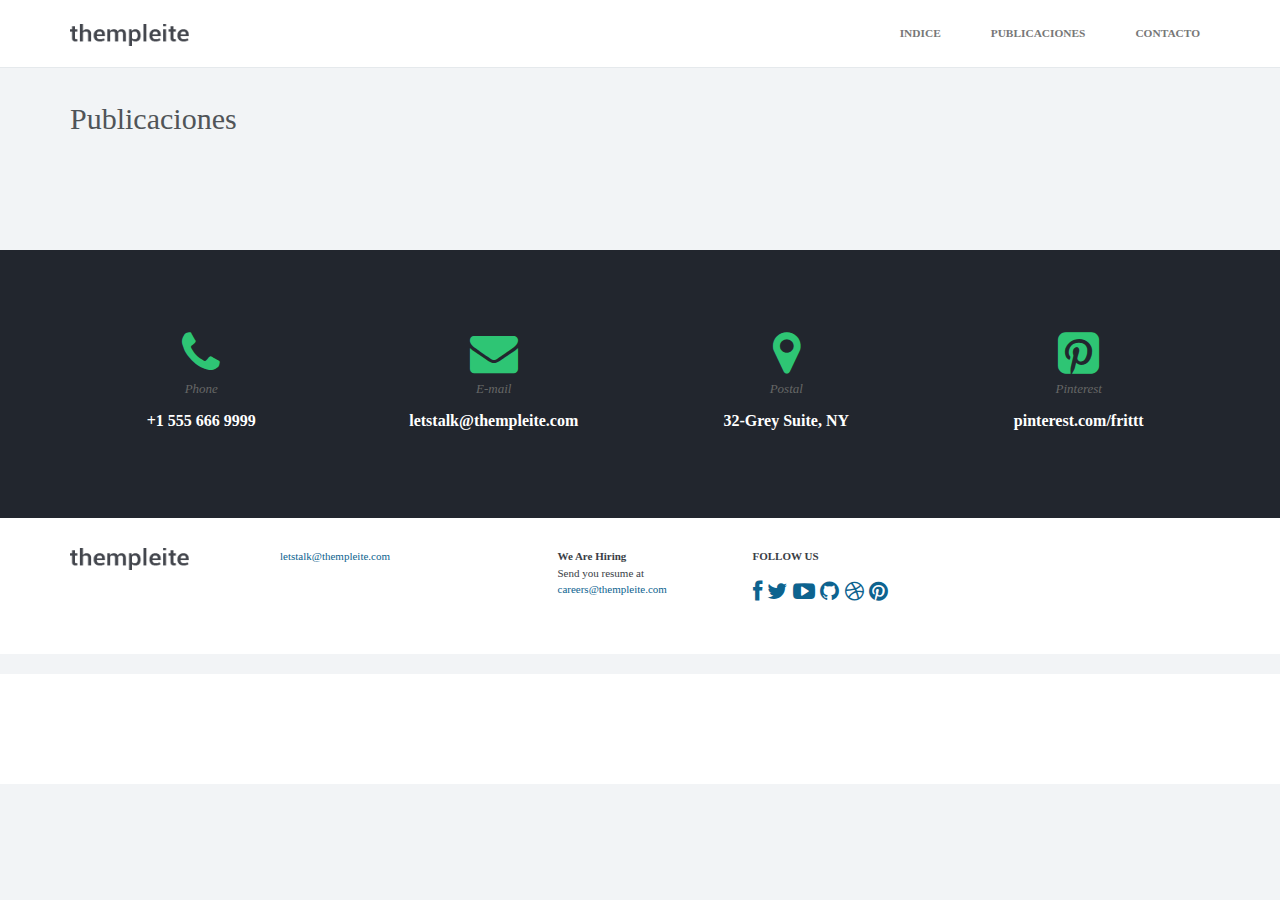
<file: Videos.html>
<!DOCTYPE html>
<html>
<head>
    <meta http-equiv="content-type" content="text/html;charset=UTF-8" />
    <meta charset="utf-8" />
    <title>InglesAI-Publicaciones</title>
    <meta name="viewport" content="width=device-width, initial-scale=1.0, maximum-scale=1.0, user-scalable=no" />
    <meta content="" name="description" />
    <meta content="" name="author" />
    <link rel="stylesheet" type="text/css" href="assets/plugins/owl-carousel/owl.carousel.css" />
    <link rel="stylesheet" type="text/css" href="assets/plugins/owl-carousel/owl.theme.css" />
    <link rel="stylesheet" type="text/css" href="assets/plugins/headereffects/css/component.css">
    <link rel="stylesheet" type="text/css" href="assets/plugins/headereffects/css/normalize.css" />
    <link href="assets/plugins/pace/pace-theme-flash.css" rel="stylesheet" type="text/css"
        media="screen" />
    <!-- BEGIN CORE CSS FRAMEWORK -->
    <link href="assets/plugins/boostrapv3/css/bootstrap.min.css" rel="stylesheet" type="text/css" />
    <link href="assets/plugins/boostrapv3/css/bootstrap-theme.min.css" rel="stylesheet"
        type="text/css" />
    <link href="assets/plugins/font-awesome/css/font-awesome.min.css" rel="stylesheet"
        type="text/css" />
    <!-- END CORE CSS FRAMEWORK -->
    <!-- BEGIN CSS TEMPLATE -->
    <link href="assets/css/style.css" rel="stylesheet" type="text/css" />
    <link href="assets/css/magic_space.css" rel="stylesheet" type="text/css" />
    <link href="assets/css/responsive.css" rel="stylesheet" type="text/css" />
    <link href="assets/css/animate.min.css" rel="stylesheet" type="text/css" />
		<link rel="stylesheet" type="text/js" href="videos.js">
		<script src="videos.js"></script>
    <!-- END CSS TEMPLATE -->
</head>

<!-- END HEAD -->
<body>
    <div class="main-wrapper">
        <div role="navigation" class="navbar navbar-default navbar-static-top">
            <div class="container">
                <div class="compressed">
                    <div class="navbar-header">
                        <button data-target=".navbar-collapse" data-toggle="collapse" class="navbar-toggle"
                            type="button">
                            <span class="sr-only">Toggle navigation</span> <span class="icon-bar"></span><span
                                class="icon-bar"></span><span class="icon-bar"></span>
                        </button>
                        <a href="#" class="navbar-brand compressed">
                            <img src="assets/img/logo_condensed.png" alt="" data-src="assets/img/logo_condensed.png"
                                data-src-retina="assets/img/logo2x.png" width="119" height="22" /></a>
                    </div>
                    <div class="navbar-collapse collapse">
                        <ul class="nav navbar-nav navbar-right">
                            <li><a href="index.html">Indice</a></li>
                            <li><a href="publicaciones.html">Publicaciones</a></li>
                            <li><a href="contacto.html">Contacto</a></li>
                        </ul>
                    </div>
                    <!--/.nav-collapse -->
                </div>
            </div>
        </div>
        <div class="section first white">
            <div class=" p-b-60">
                <div class="section grey p-t-20  p-b-20 m-b-50">
                    <div class="container">
                        <div class="row">
                            <div class="col-md-6">
                                <h2>
                                    Publicaciones</h2>
                            </div>
                        </div>
                    </div>
                    <div class="clearfix">
                    </div>
										<!-- Hidden video div -->
										<script src="//www.powr.io/powr.js?external-type=html"></script>
 <div class="powr-video-gallery" id="7353bdd8_1544737149"></div>

        <div class="section grey">
            <div class="container">
                <div class="p-t-60 p-b-50">
                    <div id="testomonials" class="owl-carousel row">
                        <div class="item">
                            <div class="col-md-6  col-md-offset-3 text-center">
                                <div class="testimonial-thumb">
                                    <img src="assets/img/testimonial_img1.png" alt="testimonal">
                                </div>
                                <div class="testimonial-user">
                                    <span>John Donga</span> Greepit.com
                                </div>
                                <h3 class="normal text-center">
                                    I have always received good service from the Frittt Templates. Timing and quality
                                    have always met my expectations and everything is communicated in a professional
                                    and timely manner.
                                </h3>
                            </div>
                        </div>
                        <div class="item">
                            <div class="col-md-6   col-md-offset-3 text-center">
                                <div class="testimonial-thumb">
                                    <img src="assets/img/testimonial_img2.png" alt="testimonal">
                                </div>
                                <div class="testimonial-user">
                                    <span>John Donga</span> Frittt.com
                                </div>
                                <h3 class="normal text-center">
                                    We consider the Frittt Templates team a development partner who has proven to be
                                    creative in problem resolution, reliable in time commitments, and overall consistent
                                    in meeting our expectations.
                                </h3>
                            </div>
                        </div>
                        <div class="item">
                            <div class="col-md-6   col-md-offset-3 text-center">
                                <div class="testimonial-thumb">
                                    <img src="assets/img/testimonial_img3.png" alt="testimonal">
                                </div>
                                <div class="testimonial-user">
                                    <span>John Donga</span> www.Frittt.com
                                </div>
                                <h3 class="semi-bold text-center">
                                    The work was above and beyond what I could have expected. Excellent service all
                                    the way around from start to finish. Keep up the GREAT work! Great job!
                                </h3>
                            </div>
                        </div>
                    </div>
                </div>
            </div>
        </div>
        <div class="section black contact-details green-icons">
            <div class="container">
                <div class="row">
                    <div class="col-md-3 text-center">
                        <div class="services-box-3">
                            <i class="fa fa-phone"></i>
                            <div class="content">
                                <p>
                                    Phone</p>
                                <h3>
                                    +1 555 666 9999</h3>
                            </div>
                        </div>
                    </div>
                    <div class="col-md-3 text-center">
                        <div class="services-box-3">
                            <i class="fa fa-envelope"></i>
                            <div class="content">
                                <p>
                                    E-mail</p>
                                <h3>
                                    letstalk@thempleite.com</h3>
                            </div>
                        </div>
                    </div>
                    <div class="col-md-3 text-center">
                        <div class="services-box-3">
                            <i class="fa fa-map-marker "></i>
                            <div class="content">
                                <p>
                                    Postal</p>
                                <h3>
                                    32-Grey Suite, NY</h3>
                            </div>
                        </div>
                    </div>
                    <div class="col-md-3 text-center">
                        <div class="services-box-3">
                            <i class="fa fa-pinterest-square"></i>
                            <div class="content">
                                <p>
                                    Pinterest</p>
                                <h3>
                                    pinterest.com/frittt</h3>
                            </div>
                        </div>
                    </div>
                </div>
            </div>
        </div>
        <div class="section white footer">
            <div class="container">
                <div class="p-t-30 p-b-50">
                    <div class="row">
                        <div class="col-md-2 col-lg-2 col-sm-2 col-xs-12 xs-m-b-20">
                            <img src="assets/img/logo_condensed.png" alt="" data-src="assets/img/logo_condensed.png"
                                data-src-retina="assets/img/logo2x.png" width="119" height="22" />

                        </div>
                        <div class="col-md-4 col-lg-3 col-sm-4  col-xs-12 xs-m-b-20">

                            <div class="xs-no-padding col-md-6 col-lg-6 col-sm-6">

                                <a href="javascript:">letstalk@thempleite.com</a>
                            </div>
                            <div class="clearfix">
                            </div>
                        </div>
                        <div class="col-md-2 col-lg-2 col-sm-2  col-xs-12 xs-m-b-20">
                            <div class="bold">
                                We Are Hiring</div>
                            Send you resume at <a href="javascript:">careers@thempleite.com</a>
                        </div>
                        <div class="col-md-2 col-lg-2 col-sm-2  col-xs-12 ">
                            <div class="bold">
                                FOLLOW US</div>
                            <br />
                            <a href="javascript:"><i class="fa fa-facebook fa-2x"></i></a>&nbsp; <a href="javascript:">
                                <i class="fa fa-twitter fa-2x"></i></a>&nbsp; <a href="javascript:"><i class="fa fa-youtube-play  fa-2x">
                                </i></a>&nbsp; <a href="javascript:"><i class="fa fa-github fa-2x"></i></a>&nbsp;
                            <a href="javascript:"><i class="fa fa-dribbble fa-2x"></i></a>&nbsp; <a href="javascript:">
                                <i class="fa fa-pinterest fa-2x"></i></a>
                        </div>
                    </div>
                </div>
            </div>
        </div>
    </div>
    <!-- BEGIN CORE JS FRAMEWORK -->
    <script type="text/javascript" src="assets/plugins/jquery-1.8.3.min.js"></script>
    <script src="assets/plugins/boostrapv3/js/bootstrap.min.js" type="text/javascript"></script>
    <!-- END CORE JS FRAMEWORK -->
    <!-- BEGIN JS PLUGIN -->
    <script src="assets/plugins/pace/pace.min.js" type="text/javascript"></script>
    <script src="assets/plugins/jquery-unveil/jquery.unveil.min.js" type="text/javascript"></script>
    <script src="assets/plugins/modernizr.custom.js" type="text/javascript"></script>
    <script src="assets/plugins/waypoints.min.js" type="text/javascript"></script>
    <script type="text/javascript" src="assets/plugins/jquery-nicescroll/jquery.nicescroll.min.js"></script>
    <script type="text/javascript" src="assets/plugins/jquery-isotope/jquery.isotope.js"></script>
    <!-- END JS PLUGIN -->
    <script type="text/javascript" src="assets/js/core.js"></script>
</body>
</html>
</file>
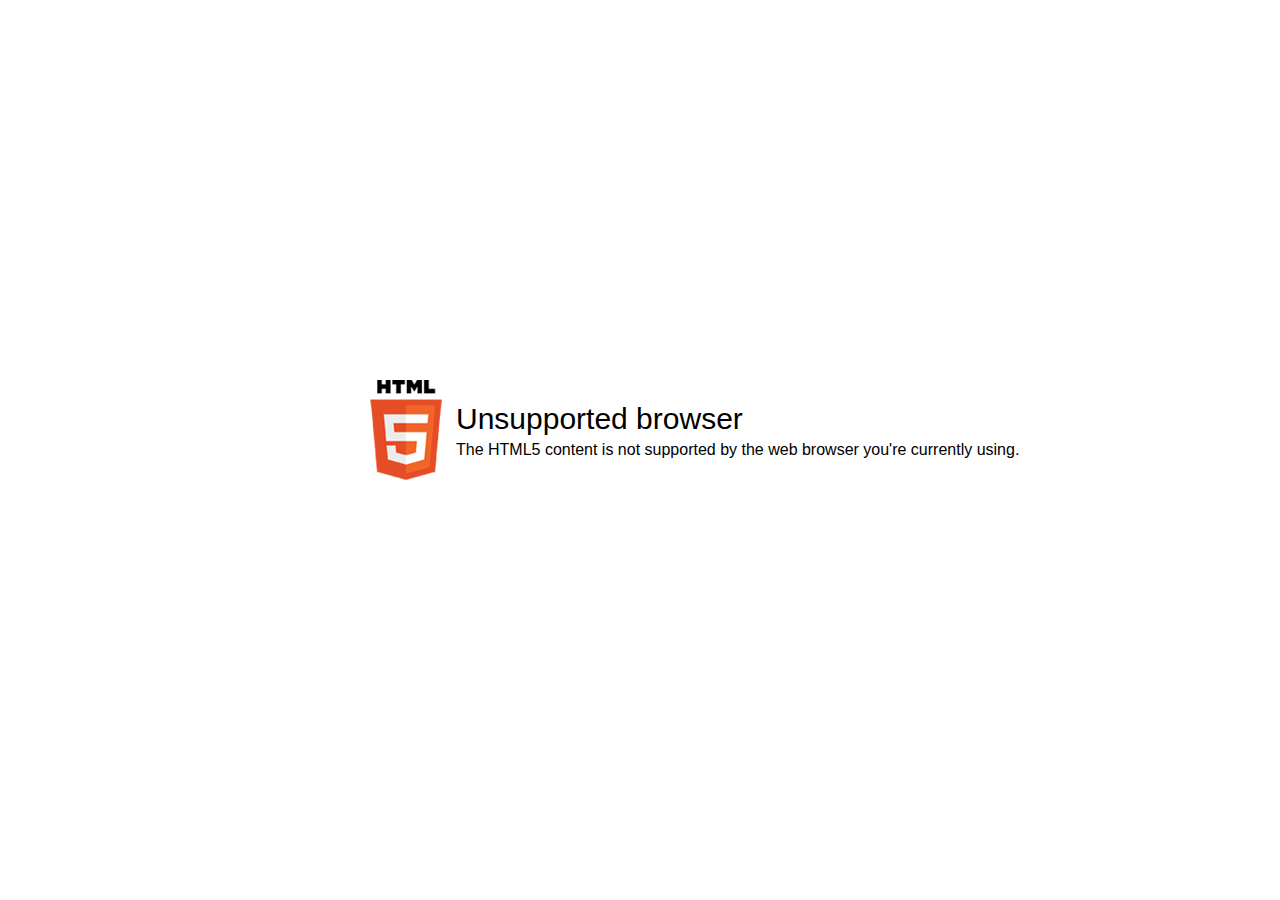
<file: Cuestionario de las Células (Published)/data/html5-unsupported.html>
<html>
<head>
    <meta http-equiv="Content-Type" content="text/html;charset=utf-8"/>
    <meta name="viewport" content="width=device-width,initial-scale=1,maximum-scale=1">
    <meta name="format-detection" content="telephone=no">
    <meta name="apple-mobile-web-app-capable" content="yes">
    <meta name="apple-mobile-web-app-status-bar-style" content="black">
    <meta http-equiv="X-UA-Compatible" content="IE=edge">
    <meta name="msapplication-tap-highlight" content="no" />
    <title>Update your Web browser</title>
    <style>
        body {
            background: #fff;
        }

        .banner {
            position: absolute;
            top: 50%;
            left: 50%;
            margin-left: -270px;
            margin-top: -70px;
        }

        .banner .html5 {
            display: inline-block;
            *display: inline;
            zoom: 1;
            vertical-align: top;
            background: url("html5.png");
            width: 72px;
            height: 100px;
            margin-right: 10px;
        }

        .banner .message {
            display: inline-block;
            *display: inline;
            zoom: 1;
            vertical-align: top;
            font-family: Arial, Helvetica, sans-serif;
        }

        .banner .message .title {
            font-size: 30px;
            margin-top: 22px;
            margin-bottom: 5px;
        }
    </style>
</head>
<body>
    <div class="banner">
        <div class="html5"></div>
        <div class="message">
            <div class="title">Unsupported browser</div>
            <div class="text">The HTML5 content is not supported by the web browser you're currently using.</div>
        </div>
    </div>
</body>
</html>
</file>
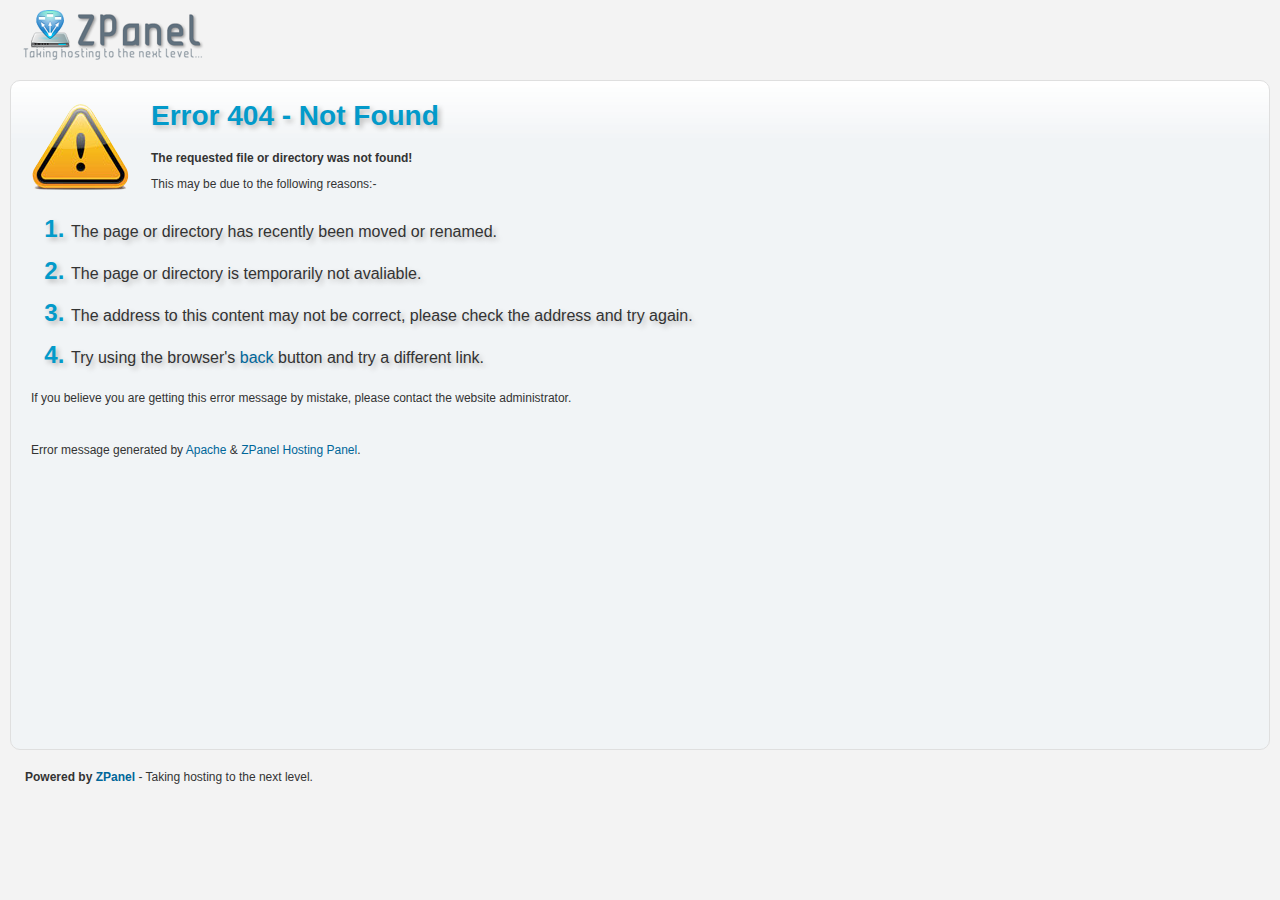
<file: assets/plugins/onescroll/fonts/bpicons/bpicons-2.html>
<!DOCTYPE html PUBLIC "-//W3C//DTD XHTML 1.0 Transitional//EN" "http://www.w3.org/TR/xhtml1/DTD/xhtml1-transitional.dtd">
<html xmlns="http://www.w3.org/1999/xhtml">
    <head>
        <meta http-equiv="Content-Type" content="text/html; charset=utf-8" />
        <title>Error 404 - Page not found!</title>
        <link rel="shortcut icon" type="image/x-icon" href="[data-uri]">
            <style type="text/css">
                <!--
                html {
                    height: 80%;
                }
                body {
                    text-align:left;
                    height:100%;
                    background: #F3F3F3;
                    font-size: 62.5%;
                    font-family: 'Lucida Grande', Verdana, Arial, Sans-Serif;
                    margin-top:10px;
                    margin-bottom:10px;
                    margin-right:10px;
                    margin-left:10px;
                    padding:0px;
                }
                body,td,th {
                    font-family: Verdana, Arial, Helvetica, sans-serif;
                    font-size: 9pt;
                    color: #333333;
                }
                h1,h2,h3,h4,h5,h6 {
                    font-family: Geneva, Arial, Helvetica, sans-serif;
                }
                h1 {
                    font-size: 28px;
                    font-weight:bold;
                    color: #039ACA;
                    text-shadow:3px 3px 5px #BBBBBB;
                }
                a:link,a:visited,a:hover,a:active {
                    color: #006699;
                    text-decoration:none;
                }
                ol{
                    color:#039ACA;
                    font-size: 24px;
                    font-weight:bold;
                    text-shadow:3px 3px 5px #BBBBBB;
                }
                ol p{
                    color:#CCCCCC;
                    font: normal 12pt Verdana, Arial, Helvetica, sans-serif;
                    color: #333333;
                }
                .content{
                    background:#F1F4F6;
                    background: #F1F4F6 url('[data-uri]') repeat-x top;
                    border:solid 1px #DFDFDF;
                    margin-bottom:20px;
                    margin-top:20px;
                    padding-top:0px;
                    padding-bottom:20px;
                    padding-right:0px;
                    padding-left:20px;
                    -moz-border-radius: 10px;
                    border-radius: 10px;
                    height:90%;
                }
                .poweredbox {
                    font-family: Geneva, Arial, Helvetica, sans-serif;
                    color:#333333;
                    padding-left: 15px;
                }
                -->
            </style>
    </head>
    <body>
        <a class="header_logo" href="http://www.zpanelcp.com/" target="_blank">
            <img src="data:image/png;base64,
                 iVBORw0KGgoAAAANSUhEUgAAAMYAAAAyCAYAAAAHmKRSAAAACXBIWXMAAAsSAAALEgHS3X78AAAABGdBTUEAALGOfPtRkwAAACBj
                 SFJNAAB6JQAAgIMAAPn/AACA6QAAdTAAAOpgAAA6mAAAF2+SX8VGAAAxzklEQVR42mL8//8/A6ng9tvfDOQCJkYGhvp97xl81bkZ
                 nn3+x6AiyOY9+cxnBj0ZxlgJXha/h19/Mbz++Zvh2y+guxghekBO5GRhZBDjZGEQYWdhEGRlfrXx6q9sK2mOL5fffD1YaiHIsOXm
                 F4ZnH38zGEmyMvzD4iVGJiaGL+9fM9T5qjOMglGADtDzAUAAsQyEI0DpnZmBMebpl79xT3+/d1VX+c7wm+s3w2uufwxi0n8ZZDn+
                 MTAy/0coBjL//WNg+PWDieHbNyaG25+Z5LU0WLe8/foT6CHWJf//M74FZriC0egdBdQCAAFEVsZgZmIkO0NwsjKqsTIxOW17+H46
                 r/BXBi6evwzCPEAzgTUCsFAHYhYGVkZmBmZGBniNAaoB/gPZzIx/GTg4/jMIsP1n+PfnF8PX7z+B+pljFlz/ycD9j4ufkZExcTRK
                 RwE1AEAAkZUxnn38RVYTCtQ8uvD8V+Vf1s8JwkI/GHg5mRhYgRmBEdgyYwI5ho2R4e/PvwzXr78A1gR/gc0fRnDe+AusLf78+ceg
                 ribOwMLKAmQDMwZQDxuwKmFi/8/AIvyF4cnLXwmsDDx/mRgZU/4Bq0VGLJmSzLxMdG3MAPEGOC8j6jrkeg/F3P947ILJMUHNGgXk
                 AWZo+JHcXwAIILIyxqsvf0jPgcBo//jjf+j+B+9ClGV+MbADawWGv8CED6wamIHVAQvQ6cxAviArK0OogT4DKwMjAyM0rfyHdjT2
                 /HzH8O7XL6BaRnC/4+9fIAHMJIxAfaK8vxle/vqS/PmHwDV2VoY+jFQH1PCPUH+KCZgTpVQtGP6zKoDrqf9EZgxGRmAb7+Nthg9P
                 rwEd9gsaGX9RErqEuhUw5ysw/Pz6nOH90wsMzKzcDIJSKkBaAqiHEZE5/n9h+PzmIcOPT08Yfv/8CI3cv9Bg+D+a1vEAUUU9Bg5e
                 HYY/v94xvL53FkjDwu8PqeEHEEBkZQwZPtK1MQPbSUcfvV/Az/mTi/EvM8Pf38DEDY5yJkQGASYndkYWBlkBXqwpkvPlJ6Cavwz/
                 QckElCmAVQmI/e8PCANrH+afDDdef41QE+Vc+vPPv5fone9v3/8SciYbAyuHH5CSYoDYQnzNws7jwsDCsoPh9cM9QL0/gGI/oREC
                 AazsNgws7LpA8/8ycPFZAz0sCMxQImgZCGYWMFP+fcTw/tlOho8vLkPV/MKidhSgJDJ2E2D4OgHD+T+DlKYxw7Pri4CZ4wNU9g8p
                 GQMggMjKGLzszOQ0pRpvvvrMLsL5j+Hjg3cMzEAjWFgZGViBVQkzC6jQZWBQ0ZEEJiBGcK3ABupwMCIaFuDsDsxAoOT27NYrhu/A
                 RP4PWKj//f2f4Tew1vj18x8Du4ggw9Nv30yd+HhtFIRY1/7++x+pMmBi+MDHSagxBITMXyBdfQbSht7+/2Fk4BFxZHj7+BrDv78v
                 obXGP3iz6v//f5Da5P8fBkYWJSAN4v/A2SpjZFJgEJKNB3LWAjPHWWiz6ge5TYORAf5Bwvg/sKHNwq7OwC1kDAy7E0jNW6KbpQAB
                 RFbGWHXxLTmNdSlgCmYWFuZk6AzTwapm+b3nDN9+/GXY8vwVuIPPxMwI9S4wAwAT/x9gecnPws7Q7GXKwM7MhKG/cfd9hvuvvzB8
                 /fl79sdvTGv//v+HUmN8/kmowP3/G9iM2c/AL6EADGA2SK3BiLtL8f8/ciIFZipGViAtAMTAzMXwHZq5/mH2Vf7/RmqGMUISPSOs
                 BPgHbjf+//8TKMTKICDly/D980eGX1/vQc0arTnwlL+IIAYWQMysokAWP7S2+EmKQQABRFbG2H/zA8l6QL0BfjZQAseT33+DMgGo
                 v8EEbu4zQpMlaIwZxP73G1ggAMVxjYr9BRbawNTMcP7Jl583X35H7e2CmlIfPhFwJNDit48uMfz4PBtY2hgBdXEDSx8WrJ1wUAeI
                 g0+CgYmFC1z6g0T+/QFmhv8cQDY7WtgyYna4QRkCyP31/RPD7x8fgUb8AZYEzAxsXCLA0o4HyP8LiVwWPgYBCUuGV/feQJt3f0dr
                 DSKT3P9/oIKKC1pQMeMY9MAKAAKIrIzx+cdPcjIGAy8LC8MnYBNoz433DBxsTAwswBoBhJmZGcEZ4TuwofAPmF5Ao1AgbzDBh2sZ
                 wR3tf8Cm1A9gJjn3/DOwxcUErEH+g8X//IXUJm8//wEXGS8+/oB33JHaUgw/P34jxpl/GL6+vw3Er4FsPiDmgIYTsoF/GTj5pBi4
                 hOTgAQ1K1F/ePAPm7D84RrcYUfnAav/t4xsMn18/hNYukD4JCxsHg4iiFdB8WUjmABYXnHxKwHanFLC9/BNaY/wZzRhEjSKCMgMr
                 UqYgGgAEEFkZg/E/eXECKurefvvNMOPIMwZONmYGXk5WBg5gn4KTnYmBHZhR+DiBBSZo+ArojX/MkJriL7AZxcrCBE74f4H4F7BP
                 sePte4YfP/8zfP/1j+EHkP/1OzAt//wDnuwAlcOP3n5n+AnMXYxoYcbEwssgaBHO8P7ESvwZA5JIP0JpNmgVzYgcAgyC0jZAy9jB
                 CRdk67+/vxm+vHuOlHD/4ky8oHHoL29fADPFfWhpBrLrG7jp9QfoqQ/P/jBwcAcDFbKDm2vMLDzgzjoDw3NoRP8cHcYltjjGmmEI
                 AoAA7JixCsIwEIavqTS1VYuDdHF28xFcHX1gX8LJh1DQiGlJY6j49wxahKJ0NpDxwkHuu//u7wVGZV2vFB0Kv4Y6JIAiwo6glKZ5
                 nlGI8UlADW7m+e11s5jjlkXFTTOdjBiKRhkcSi5wAjF3HrmuF40mOwBQggx2CAtQZmnIDupnAqGUlK02tNtvyWrVlWbdcpSqFhTB
                 y93I8iXF4wXD8LZrjxjBDj7WfO3qtjh5GM7+lj5G4J2CnF1TNIzZl25sY5lMyRnpwRD/ov9ZQYLucbb7PAQQWRlDVZSdnIzB8eHH
                 P2DChfQRQE0nKxkOhqP3XjEIiQgxCPGyAxP/PyCGNK1AQImPlUGUh4fh0MNvwKYXC8Pvf5BmE2i06f2XXwxvX79nMJbjZbj9lZnh
                 E7AZ9QuYWT7/+M1gKc/DKczDCq5t0F3BpevL8GbfTIY7Zw/hy8OwdvwftBLnP7D9D6zaxCyhfY9fcPGvbx9DM8Q3aIb6jadUB9Uw
                 sAwEqjE+QzPGX6hdrGgR+B9Y3XFAay9mpMz6n3C6ICodMCO5FXVSEtwV+k9KQvxPeVr+TwNzSQMAAURWxggzEiNnuPZM/74nUcxM
                 TGzMv/+BawA3UyUGJ+3vDNN332F4+IWdQVKUj+E3sKnOCswYoOUeoXoSDDzA2uXgvc8Mn38ygken/gDx4xcfGQSYfjFUeCsxcAEz
                 TsO2Bww/gW0tUGvq07dfDK6aQod1pHgZfv39h6UVw8Rgt3Ahg4WOIjGVHGZkcAtqMLByaAET9h94bfHr2wdgn+Q5NKF/JWrkiJER
                 NiQMm/P4hWQfts41I1qmwBGjwLzDyikJLHmkGARlpIAZmBGRsP8zYgzi/P31ieHl7VPQQuAPkt3/gZ1+DQZ+SXWGrx9eM3x8fg3Y
                 pOMENunEgTWmMHiCEjJgwQiUewEMj3fAcHjM8PfPX5LnDdi5eYAZX5qBT1QCGLZ8YDNBTchPL98x/P39iuH3j2fAJuYvcoZdyQUA
                 AURWxnj87hsZGYNxqgw/S+OjT3+EmZhYgQn8L8P5h58ZIkzEGLpjjRjWnHrKcOr5b4bfLP/BoSnLzcggJ8QJrD2YGaR5GBmuvIOk
                 wx/ATOWsxs8QZCLJIMDDzrD96jtgZ/snuKP+8ccfBg1xdmAzjaHswduv2FfZAtPx528UjHYKSDoBEwErNCEzgodbP758CIzIL9BM
                 8R0tkRNTM/3D1Tgm0IlHBRy8Qgyiip7AxGUA5IkDM8V/AuYyMfxjB2ZMxtvgGXfEEPN/cEAJSocCWZoMvCI/GTh5bwIzBhcDE6ss
                 w/+/LChuFlcFafnA8PPbTYbX93cCM8gzaCb+jXcEjQmoRFDGiIFH2BOY0eSB7uWEjvBBgJgyEzBc3wCbkPcZ3j7axfD900Okmpym
                 I3MAAURWxvjwjZy1UowM8gKsiQ/efdn07RcTuDl17QUkg7GzMjG8+Paf4SOwj8AJaioBm0RScgIM778D+xHM/xnkgf2QE8/egJtf
                 P/78Y3j0GdhhZ4VMMl5/+Y3hG7C/Cpow/PXrN4OJrOACYE1x++P33zgKakZwc05CVoHhxeMHpHlCSNoQmDgMgFXXL4RhwNri24en
                 SM2i7wzIM95E9g4pGHmBAEEZBWBJng6sEqWhfZ/vxJn1H+RWEai5f5Dczgz0J7CzxvQN3NFjYVMHT4D++/MbqQkJ9QW4oOFmYOMy
                 Z5BUVwFmjmXAMLkNlcWeOUCrRsXV/Rg4efyBzQcmqLnfsJjLC6wBjRkkVFUZ3jxaxfD59SWo/b9omTkAAoisjMHNSk7f7z+DIBf7
                 KXn+b6duvv9lxsPBynDv7XeGNedfM4jxsgF9/4vh3acfDILAvgYoE2289A6YCUB6WBjmHX/JIMTNAp7k+wDskBsJcjBceP4NmCm+
                 M9wEZgzQGijQcg9ZXoavBnL8s7//+vOHEVfBCiyQRMQlGGJzqxm6y1JJCCl2NgZuIUdgCcaCaCYB7QANt/778xmaKb4RLCWp15FE
                 booIAJshCcCMKgH033f4PAlk8hBdPWh8H7k/wQgdlv4G7eswItpZKHM8vxAzOExMKOaCJzr//wVnICZmAQZhuSBg82cpED+H1qK/
                 UcIDNDAiqmjBwMEdCIzU3wywVQbgERNGhH/BmySg5jIycgFrMB+GH5/fQ81lgDZDaQIAAoisjGGoKEz6iBm4hvz3Ul2Me1XHzvtm
                 X36zMNx//Z2ha88jBkVhToaJQYoMFx5fZ3jy7Q8DBzDjgTrO/6Gt/N/AvsIXYG3yHdiMEmL8zRBopsJQs/0xw/UXX4HNJkaGX6Al
                 IT++MWR6qZxTEuE6BuqHMDGzQOPsP3qVwcDBzs7w5cVd0jzNJaAJLBG1gRH5C27Qn5+gBX9PkGqLH3SfYwA1R0QULIAlsDKwhP8G
                 T2CgCcOfwED5+/sr2rovJgZOfgn0RhiW8X5GrNUtKBP8/PoF2Df5Ch62ZmblAjbdeMH7BSDLXn4D+VLA5pcpw7sn+5Caiog+Gzu3
                 IAOnYACwZkMsmWEEmvX751dgXwJYQ/39Be7DsHJwAv3HAV5qDZrsZGETZ+AVtQSauwvqpz8MpC7dIRIABBBZGYPl8zPiizlgWDKD
                 Ju3YgWHHzsPAyv6/V1mIWeHQg885DLw84I72LWCpP+v4K4ZMJzmGvFW3Gf6Ah2eBiR3Yj/sFrGW//vgLDtHPHz4zVAcoMWy68ZHh
                 ytMv4NGrLz//MXz++p3BVo79rJIojy8rCwtojTrDp1ePITU2MzPGFMKr9+8Zpvd1kOZpQSk38NQ6fEIPmCI/vnkGTICfoSXtNwbq
                 Ldf4j2NV+n+MJhgjE7BTxaEPzBSIUvc3MNG+e3yD4Rt4QOAHkrtAA78cDPLGIVhGpdA79aj9GUbwSNofYKIETUo+QulLcfKLMAjJ
                 mAELDiFw6Q6a5OQSVGP48PwytFn3E2VeR0BSBciUgjedgNmN4QOwpPr4/C5Q/Td4M4mDB1j7yFswsHEKgzMHyFweIXVg5F4FFkq/
                 kPxF9c44QADWrZ6lYSAMP82niZFLOuhQ0MGigghuzha6uvkLRPD3uLn4B9z8DbrqXAQFTUgV05JL2l5LLL4J1xh10dI1HOHueJ+v
                 e+/mAkbW8/9BaArlNQPjKARb34GuWzg93Dq3bx7PrjtDzXPsIkdc3b3hYGMTx3suLu5jLDtLEPmrPdpKTgrAE4GT/TplRQuXtw/4
                 ICWYTPLj2QwNczxoeCutrKbxNHzGe+hDIwKakmMwTeMXUMVoBMYY4jj+Kyh2iZG3v4pPyU+iOHjRoBtKuyAWxl6255KvNkq5K7JM
                 ksrC+lkEFn1drQCSNqv7RKCYddSTSu6Z0tydOaWphkH0KpuS+Xq5/C9JeRwgtRTU7XZpD1Sd0byZ7NHo33KJqjfL+2LFXZ1+gL7f
                 kao7s6QZRBogekmw1jyicVahEqrhUlHlmahbIaOFA+NTAJE3UQSsNUnFoJr9/f1LDJ+f3WFg+/3pdrCZXICm0D+GTz9+gZtIP4CJ
                 uO3AEwZfC3kGHXEWhlfANPEDGBc/gfg5MGNI8fxj8DCWZmje/4Thw6+/4P7Hp5//GURYvjO0herNDzYU/fT64U2GF4/uMvz5/Qvc
                 lMKGGYEFvbiEJEN2bi5xfmVmZQf2LTyAyY0ZpTT99OYBsJnyARo53zBKReIbmv8xhoY5+ZSBNRIvXAxUWv79+wvrEDIjIwfQU0Lw
                 JgmoVP/59R00o4ImEV8B8Uso/RqaUMmpxIAR8uklNDO8g5oFM/stw+/v14GR/BM+58DEBCyRGEHLmdkZ0JdkMDJKocyXgAYwIGH4
                 AWrmCyh+C7QTWDv8+ASfsQXRID9jX6pDNQAQQPSbQWVkBCfMH5/eMbx6cJPh94tbWy2lWDz4mb59+M7MxvCHnZXh+qdfDN2nXzMU
                 OMozfPn+jeHN77/ATABsFgGbypXOCgzzr39iOP/+B8N/bnaGHxzsDBz/v/0ONxBq//32Ye6re9cZvr5+Cm7hIPqcuMG3r1+Jc7ew
                 rDa4b/EfWlvA+hZfXj+BJj7kEvk/SQHCyMQKdDA7uB0NxiwcwNpJg4FHJARYO0Em+UA5+ff3D8AO/jdoxkNfRIht8us3Umf6E5SG
                 lcZfyUpM4Lrq7w+kWugTitk/vjwDZt4/WFokLEhNNeyjcX9//wT6E9hxZwKVaD+B+DcQ/4Hin9BVzOhNP5jZNEnDAAFEl8MQ/v79
                 G/379x92JuiqwP/AZuef3+8ZrISYfvAq/j096TaD6395eQZ2xn8MS+5/ZXBUE2Josgb2D5l+M4izMzNUGgsxfOHiZph79wkDqwCw
                 /8HIwvDr2XOGCNlvH/TZv1/99u5vAiOoJGFiBjefQC0Q6MDLMmwjF79+/WJQV9dgEBISYnj3Dk8BygZsHnAJugETBKKkZgLa8/7V
                 Q6DYR6SERtraJZDj+MVVGfhEJRkYmYGJgekPMJ8AExWwmcPEpADd0fcH3owCTbD9+/OFAbEO6x+B4VvYxibkyUMGpAkycku3f1jM
                 /Q+tqb6hzEEg3Iat74JcEf1j4BNXBHaqRYF+/w0OD9DkJyy7g1qToJEuUN8Fc7KTkVZpFiCAaJ0xmIGeK1FWUuwAjQT9Aw1a/INM
                 4IHZQIauDjDbCzxn6Lr+ioFRWQlY7/5haLn+mWG9gzyDAjfEec46EgyOu18y/AH2R5iZWRl+PHzGEC71kyHCUkEU2KJa8g9qJnhQ
                 BFoesYD6c6/fRAF53v9BexuQwPfvPxhsbGwYlJSU8GcMfnE9YGSpwlfMgtrDv39+Bra1n2CZt/hHUvnLyiEEnT+AdIlhLv//H1Hq
                 gkZ6fn3/zPDp5V1oQvxBpF3/GWizPP0fjklJXNtGGQknXmAqYOMALZAUgnbDGeFGMcIrxD9oNSTNWzoAAURWxmAi8pQQYC1hoKSk
                 0CEtJcXw9esXhl+/f4NLdNCaKFCw/gWyvwLZPjqCDJ8/P2KY+vQhA6OmGsNdoOS5T3/hGeMdsAd+7R8LA78oN8PvWw8Y3P89YHCV
                 52O4D6w1QIckAGsksFn/gIXKHyANmgeRlZNl4BEVdf7x7m07OwdHEfqwLUgtSB9OwM7DDJ23YGZAXjMFGp79A+5bwGoL8kaiIM0D
                 3GupQG3C3z8/Mby+fw7Y1HiH1ClFn1VnZKAvICWjMaJh7JkFs6mEyzpGyLzG/98MNF4WAhBAZOU8FhZmghg0TMrJydEgJCjE8PXb
                 V4afP38BE/EfYGb5zfD7Dwj/AWPQbPWPP38Zgk2kGFJ43zEw3bzO8JuHk2ENsOX6EbRrD5igp7/+y8Aswsvw++ZtBudPtxjCDPgY
                 foPmN/6AMsQfcKYA7daDZA5gH/HnT4Z79x8w/AENEzMw+HFysstxgPokKJgDaZ4Ka6dbCdjmV4VGAqRP8Pf3d6ShStjyDzIjCTwB
                 x4SBQbNfoAWGn9/cY3hx8zjDzy9Pkdrz5NROgx8w4ggLTMzA8P7ZNYbfP94woK7tojoACCCyagwBfgFi+hXa375/9+bl4WZ4//Ej
                 pN3/HzJpB1rB848BygelrH+Qsw1CreUYOM88YZh59gzDJhtThuP3/jFwAFU8+s7IwH3hEkPQnycM3qbCDL9A6v/8hdbfwNqX8T90
                 5J8RPOcE6q/+BPYjPn/9Bip4lYEhGiAkJDjpL9KEr5iYOHiiD3enW84FmEC5GGBbIsHzFq8fQkeivkJL8J9kZ4ovb58CO9Wg0RZo
                 04QR0jn6/R3Ykf38CWj3V6Sh4PfQjPGD4oTw/9//wZYrgGHxDNhk/AgNi7/gSMRWc3z/9I7h59dX0LD4ykDcmjSyAEAAkZUxXrx8
                 Sbgx+u9fpbaWJiOo9AZ3iEH7toH0LyD9EzQ/AdqN94+J4Suwn/mNEZiQQTUAUE7ZVJkh6vpzhrUHDzM8szBmYODlYhDaf4LBnfcn
                 g66BPMO9P//BE3hMwDBk+vuHgRmYQVjAA0Z/wWtHwZmNEZKOX795zSAtLs7w6s3bjk+fv0z6D5t4ZWNnOHDwEMPt27exO55XRIGB
                 hdWAAdY3AU+agUai4LPcn0lo72MvIb8DO9Rf3z9C6rz/QRu6hfUpYBkEscCPEsAtxA2dwf4/SPIFE8P3j68Yvrx7xIBYsv8Hz9D2
                 T6SCiVAzlmw/AgQQWRmDk52N4cu3Hwy4RkWBzSiB7z9+8AsKCjL8+PETWkv8Z4AeAwXOAKBaAuJDUOYAhggjZNvqb6A3pTRlGGKE
                 PzAcOX2c4TuwD2GuKcYgJiXO8Po36BC2fwwswAYH6CwqNqB6VqZ/kFYJFEJnxMCZ4/OXrwx/JZkZ3n/6/EtKhE0J2Le5B3IzCwsr
                 w+lTpxhev36NbUYSmDFEHSG782CddqCuT68eAjPHW7SRKPJnuUHDk4ja4AtS6QebxIMt1vvNQM0Fc5x8QgOwvQF/YmUCn8f6HTqP
                 8QlHPwo5XH5CMXpBgbZQkY0dSx+HKAAQQGRljN0nzjMEu9oxfP3xA/PEP2AB8PHjR2MZKWkfUD8D1MH9B23/g/zFzABpHrEAWw5s
                 QDEuYCb5DpT6AVqCA8o0oMwB7GyL8LAyqNvLg5fT/ASq+/PtG7Cx8ReMQbUEE4j99y90FA/Yt2CEYUYwBrnj7/8/DG/evWPg5ufn
                 B7qjSlJSMgXkHjbQoW6hoQw7d+5kePDgAXqnW4SBg1cDaPFfeOkOmrf49PIBUm1B6YwrI7TZAJsH+Qhl/0fLHLiWpZM3cQi2mVmL
                 AXVj0gBkjf/fEQkVtIWNT4ThE3jV7BcG5Bl13CNjf7CGy///n1CGxNm5xZDmOkjKHAABRFbne8v+4+Bl46zATjYTdDceMgampZmC
                 AgLgjvY/8JwCpD8BHlb9Bzof5h94IIIJNGr5/y8DD9CfgsDmkNi/XwwSf34ySAKxxO9vDMLfgfjnNwbxH9+A/O8Mon9+MAj/+cXA
                 C1TLAVpTxvAPOm73H9HfQEoZoNHOt2/fMTACO9rv3r8P4+TkMGJjYwWvl1JRUQHPY2A2o0R1gY6TRFTnoJwOzBT//30FMn8AO+Sg
                 BW7AnM3GDMSsqBi87JiJyDH2/0ilH6yp9B2aQX7gmLMgoTPLxAR0KyvQrSC3sYE3AIkoWDNw8VuhzQnQH/z5/RAaRpARKW4BGQYB
                 KS2gOzmBbgYtTAQ2C9j+omHYpCWu1cvAJseXGygZiI1LkEFIzgBYc/ADzeWEryyFxBHeDV8AAURWjXH12m2G1LpuhmQfB4Yfv1Br
                 M9DIkzQIyEgxADvf4LVS/2Dp4C+iqQM+P+A/5FQQGA0+XBDEB6r6C5ozYgR1yhnhtQAoG4Dk/oAPX4KogzSbmCBzT4zgzgXEDkbo
                 ubfAgv8r+FQTRt69e/dxgtILNxcXw5YtWxjOnTuH3rxhBjY1DMHrV2CBDVpiwcUvwsDJawKZjGP5CZ6IYmLCtg3qL8PrezuAnUTY
                 qAmhBW7oNQSl7Zv/4AwhKA3M3AygUbUfwBLsN+SYR2YJhv9MMqDp6wEf1fr04howTEHNJm7I8CuQJShtwcAnpgjMNM+Abv0LXm2L
                 Grb/gZ30J8B+3klgR/0LA+oqAEhcfXr5hEFA4gkw0UmD54NApTC/uAEDt6Akw78/L4El83eGbx/uM3x+fRrI/4FkBka4AwQQeRN8
                 nBzARHWN4f/vPwwxnrag+Qr4ubCgJtOXz1//HD52HJhJ/jKwsrKAS2Z2dnYGbh4eBn4+fnD7/xdQD6gWYQbKg4ZymUGnH4DWyoFO
                 IQQ2DWHDubAO8z9oMoKcDQCb0ANmEmCt8hvYzPoJ7OSDOvoQ+je4bwNifwc2xR4B5YWA/aJ7N2/+B6UbTk5OhmfPsK4QZgWaKgid
                 4YUmNKCjQMu0GcEVHLQ6/s+INYmDj2rnuAzMGLAa4B+eTiCtGvmg865kECXif0ZoYP2BnNxFs+H8/1jUY5/0+/7pGcO3d8cZuIW9
                 gPn0O7TpAzpDSwyYIKSwhi9In6AUKC6UGF7cXM/w9zd68xNkxheG98/2MojIxwHzG+RAbPAmK1YJBgY2aXAtxcVnw8DBLc7w8s52
                 aK2MPPABBwABRF7GAKVOLk6G89fugle5BtoYMPz8jVjB8ODRI4aLFy+CM8Xtm7cY7ty9wyAjIws+JvMRUA4UXdJS0sBOMAuQ/5BB
                 U1OT4cmTpwy/fv1kUFZWYbh27SqDuLg4g6SkFNZJOMROmv8Mz/nFGN5y84P7HuiqWIG1tMrL+wxs7BwMvHx8DFpaWl/5+HjBbuTm
                 5gbb8+LFC5RKHui3pwxMjPLQdjCsvfoXXIkRar78/QPanwHKDLxIzSRYln4PdBILQXPIzQyoQ7J/8M+fwDYBobQ80RPxX3D/h5FR
                 BryIEVZq462tQH0ERl7oTDUucyHibx/vAzZxxBg4eAyBpeof6OmLf/GeGQxa9s/ObQxsVl0GZozrWPpioLO9LgD7iPIMPEIOkJNW
                 wUss/sDd9PcfaD+KLdCMKwx/fr3AVWsABBBlS0I42BguXb8HTjcOusoMiHkCyD4I0JIfSWlphucvnzMIiwiDM8abt6/BcSIIrEVY
                 gc3yV69fMoiIijF8+vwZWMoD+xFiYgxcD+8x8AsKMogBMweoaYYLsP75zXDbzIXhmpENZDKEgRE6UsYI3iTG9+Ujg92aiQz/QGeh
                 ff7KYGpqMkVFRdkWtFZKRESEYcOG9agZA9Rhe/toH4OoggKwGSIOr+aJS5aMDJ9fXQEfPoDoYyBOF3n3+CCDmIoasJoXhs4sIje1
                 CNvCzIqoMlELgf/gs0z/M7JAEhfeEu0vMDF8B88ZcPCKAktoNqDtf5Ha7f+QCr/f4H3WoopSQPP5oJU0upv/oxQqn19vYeCXjAGq
                 54T6HXnwAPmgh39Ad3xleHF7PYOA5BtgIjYBhjc3OFwYkTqKWOswcLsZVPBwMSDWbSEy87+/vxje3N/J8Pv7V2B/0QboR274ytz/
                 8PEtFmD/Qxx64DNsXwkKAAjAyRWsNAwE0YmtJtZUGkgr5JZiPQvquR8gSG/56Vz0IgpeRIzVIqZr1Rbb+GZmQ1PRIgYCIZlsNpvs
                 7rw3s8/5D53txMerJ96ndNo/pG6nJZjDdT0DcOuH7VAoUQ8jdg1Yowbsswks6DiqR6vZyRuSIqJpJo7EPNhWgHqxWIthFdDPhbmS
                 6LdEwjXVo7ozCZDBdRoMzkwURbvc2Xg9RpIklKbpyu9HLFHjNWP4wCd4AMtv/kHHSZirHD4wQHrBjc0Y47nCrqginud3qdE6EulP
                 M7rBx7uztuO1warOPuHn0Rw97hTZNawnJdXZBHDt42KIuz0YbP1a38+Zobd8hNH2A+8XSOfgKPtLdmHr8URLfSuuswvM1VPchXbI
                 h1fwzcv09ddvda7btuuhbNjjOL+/xAca2rINLderlATFtsyurPreCGK4oXtCk1Px85JcxYELyjEAzWe3to0Nrcoc1UlT3X0Z3HaC
                 A8wObT3P5Uqwa0rjx3O8y4MtY1JUc9SwfQnA2tXrIAgD4UaFEiThFfSB3Nx9U30DFxxh0RgHo4IFRZHgXa+NBW10cGApUC7N/X13
                 X8t/SITcYctky2bTiQTS6SkNomjFkjiGNIbLXwD4gEvQKBBbmLRwdERDzyN6SOfe96S2kUZB/KsaxBiwO8yD+EKOIUUEDQPGxiOI
                 rkHgIu5Ag+JYnXqn6JA3K8UOrrlcXPJMv1SZNPM0N5SrfRwOUrPLPCPQKZXDXvZ1POy+02f98BUl+hwbkIwdCl0cuEE0WjA6TDo0
                 5LVhGko9Lhnk+Zn2+g8lS/2WXl3Pa9lxJiXuGR3nbqTTa7eR+7Jpv4R+vjIUmynqc6O8PaV1xVGod/S5v5/Kq7qSV1mae03LSBBw
                 i71QsrvGvDrNtfaHngKIOhkDmPCfv3jH8PUfM4OjmSHDm3fvl8vJynD8hS4B5+RgZ7h+7/Hfj1++MNqaaTJ9+fYdPvnKzcXBsPfE
                 hT+q8nIs0mLCwM43eZvgeIB9nsPnr/6RExJgVpWTYvz+8xc8k4FIUMdfVFT0Mw83F7iZt/PwKYYPf7AWrH+gJT1s0gn9gOY/OMIN
                 efIJfZYaFqGwiEY+xhMzcsSUQTPUDPDDzpCbTqD+Mz+wlfcRWNj9+fkfKTF/g5rzhQHvEe0oozlMSP2JH2g1wH+0ScefSGLY1ofB
                 /PgFyTyYeogfWYBBKWfAAOw8A137ATlD/oaGMysD4bNm/yHFEWqhws7NAL4b49v739CztGDuQD7BkRGpEPuBq6YGCCBym1Kgkkkf
                 ahkjOND+/D3Lycz0bVZ3DYOemiKwX/EKXDDwcHEx3HvynCGvcQLnx09ffvbU5PyzNtRm+PDpK4MgPw/Dut1HGLr65whLK8u/nVKX
                 z8DFwY64+Qi0IhlYy7CxQtLhN1BNAJcDFgOc7OAaA5Tx9p08z1DdPp1fWFTo48S6PAZxYQFwcwxkHmwkVgbY3zl6/grDgiXrGHbv
                 PwrshAArBGBzG1yKfQe2Zj6/YkApqfjFVIEWghYOvgFHFvisJRkloLr7DL9Bx7sh3+CB0hFEtMMRJ/nBzIVs2hGWUwMmjsdAez+i
                 lOiiikB3iTHgORZeBejeV8BOJmjlLcjtHAwiCjLAWuMxsImEbw4FtY2PaHEzYskwyL0n5LkZBuz9BvhMOiMDj7AssLb7z/D+6Uuo
                 vr/wcBFR5Aa2+4HV3f+H4Mzx/RMDWtMKmcaXMZDD+S90Rp+BQUIN1BcTATZTWRhe3n6BZB4zkj8YkOIKfsbwf7SMABBA5GYM0DEh
                 oCFB0CwqaJnEfWACuAdsC/1lBp0yAyy9QU0ZUN8jwNuRYefRMwyvX74xBLap+FjYWA8mBnowLN+4iyEqwI1h1pINwEqO1QLY3nnM
                 wcv9lAX58AKgficHcwY3SyNws6h30VqGd+8+QJZtAGuWrEg/BmtTPYa7wIxX1DoVVHOBFv49Y+PivMbOwsLAzc3JUJYYBs5YR85f
                 Y9ix5zDDZ9CarQ/AtMjLg1gCAj58HHRqNLDwePMQWI58glRnEmpW4AB8cesEPLKUzKyAkXoD2Ax5zYB7VxqwrQY0nw/YtOUBpoMP
                 zxiACQV1eYOCsQ8wMV8HtnURx5WIKEBqg794j6VyB+InDEysVxk+PQc2VD5wMUhrezE8PLeH4fePDwT6Q+jLJ9DOvQZq5eT/D26q
                 vbqDnKGxzIABS2ZWdogaUA0HKlQ+AN0joW4E7qw/vXoARS9IvbQ2aB+4C7DtvwWo/ic4Y0NWG4BqP9BOPmT7GInyBwcv6IBtiBmQ
                 OyMUgZlDm+H94y0M755iG7XDth4GPV8wAAQg7WxaGgaCMLwE/KBqFcGiiBSkKAjSo3fxIP5e8eahR3+AggiCeBArVuO2a0wk6zw7
                 adpAxIKHEMhmN5nMx868w0z+G3xT/A5j7ytQLsc4VsA1wuJHUTf4wd73DA0eaFLAeXFhEvj6GqgOGDgrvBDuna4FsSOze9AxfVGW
                 oXX8z+zYUCvs/U35LiT3IJE8yfxcGSv/Ci+RHP3oq6uyuXcUAl73flWOI+wujoSRee381wd1g+jOF9ot5ap89HCmZDoZ0uxAxjun
                 4ovfmdSpYlAbj0D+nZQ+Mdr1/DoIMvXPPj8zo7fLAttXAadhBYK70qoioHyTweN0pl940dDrxDVLRZBPGXaW1EP1VjbQrX29fwwI
                 hF03hrauyT7XZH4v0G1flOb1HeH+dlNcQd7/QsaSsA7IclOMQSr8S6zyhud+SWiyvKGGPX7WXZT/NroB31+MSFttwGpLnz+R47as
                 cWi+03PzdKsKN1MGoqoHPwKQdgU7CQNBdBsBsRbbWBLwJDFcIMYYEEzg4MXfNlEs9iKJEWM8EC4aD0RPctBoW9+bHcQYT3rYNCnM
                 dmb2zXRmdrv73xzD+ZHosV7aRDvQWHMdBjBU41mCsrhKui6uN5qcHaJda1mtpyEaw7VHgPkC7V157Yjgi105/FI8nd7PZRtCe8IS
                 wbqHfhr6rAhZ/2Ip8JbSMxGjZx2Y5W59dbSWaJdnl3nhKRLeJ4CVGt81fpWJ7ZmEjGnSNW4wQt/86qytvG5Y5+CMQPchyzDSpA/a
                 qlRN+K20X4kwSG8yuJW6HYliiedgABUmFi+WJtuWD0lCGQoMfyklUkbqtwxQRvYEJujGC49VR89Wbv9Vyp+5Ape4NHSsbnFvLEsu
                 6K0JqrDGEumRnCCVZT7kn4usrg8dB6SBBZh9pacDvIQBJ9BNE/8lbxPhN0tboIkBdO7ksQOdeeBjAEN5gfe2Bvh9fpFgLpWtQ0yT
                 jim4NckRjHOFvu7k91y+B/lmMNYJeA7QX9t4myfyZsmvcSKwj7frila9zr/mjQhy5jMMrR7GfwL2pwCsXU1Lw0AQDQi5WOghNDWK
                 tigWBEEiIhb6z6W0KT20gif14g/wJOQsZLd9b+YFS6k3AwNlu9/zZmY/Z//7iiABUoLeBKRaE599E5gKjG35VA2nGvMVYsBc4SPF
                 OVcarq/yvPiJdQCtwO+zYwQGteYSRLU42VmGHZugeb6pANjW+dE0cJJMQc9gzLcBeBPpO5X3u1/taIjf/S4QntlyVwwFiExcgC4B
                 igFAwTyv5TeJQzDa8z7mJDHpFq5p/YUyDNfih9ITKBSGJ7WNdcw0VD3EM7qaed/pTwoifTJVoGOA5Q5DLWrxHL/pgHqpOt4AVD0D
                 ZP/KtXhs+MxVjv9q1KfSmPvBNsdiwEQt3IPWoJkJbgxn6puOeNbydYg0OrC3+UK8F+T7Y4owGx620t7uC1N2LDuGFepTWt6MHxo6
                 gRhZeVb3xq30UQphasYI+xTPiLHbvU1Ot5ice3QyJ35c6eOeEAWH7f/j2wrA2rWtIAzD0DjY6MAH/0BU/P8fcjD2IHhhoIgIc52m
                 OWnDKD65x93anuaetP33mu8K0lyLkB4zpmDJuxXCiZEO61BpeO8AJjlCwhMGf8azEkDkwnlcoHaCpF0bxlCC4vBdS7reOlWa1sCj
                 Nzy8wBiuRkN6U/5wN9rwIpI+fOfAmC2y4DtJ1Pu5ddun9gJ2Hn0cgh8h93LXDb6dMsoLuHBfO9G2sR8jpQrTIuDIBMkmk5htBbBq
                 or9ItDGY67w4jLvGvzsImz3eH0yo9Ak8EpH+SBNTOqCnpHQKkrbx1VbTCoIRJu2kO4+MmLc3QuD5HJAyJW/A6Ja8q6RMZeXYp8qm
                 jz4CiNoZAzY6A3M0+gQNDzRjiEKbM7g2pLBA5RixjJUjJ2ZsehlxqPmH1OxDNvc9tNTRhzYbXkFru18MhJcqI7uVAYdbmRhwHxSA
                 3nn/BzXvN961RtgLBOSVo/+Q3MAKTbyM0Iz6Cl5ao+pnxqIfVgAoQfW/gGZYWKYWgDazBMBNYYR6QmGGHi9c0NYAyA23oIUXA7SQ
                 fAet3RmhBR5yOpNDGvq+gdEyAfd1kYKfjRMysMHCBltiAskcWABAANHqlBBYIuRBilxmaLMClOhA6729oLn9K551P8jsX1B9ID3S
                 UPofAb2MaBkG5l8utEQJKt32QMXDwc00SGn1GypGzBolZPZvaG3FCS3p2HCsRWJH4yMPi3Kj1bjI8yjseNzBhCYOCqN9DPg3VTHi
                 YTNB2+/oPXHYiOROaHiB+omnofHEhidT8ECbr2+Q0sUPaOGETf0j6CDPeTQ3sEH7YNhWg/JDw+gnSrAjTQNgiKEBgACkmz0PAUEQ
                 hueuUqDRamgVfgJaJ/6z1lEoNELiqo2LiGg4iY9s8mxMxqpcebcf73zszDs7uX8PRhoxRBNu3yLSbIzhBQpSmSilI1WiHCyMcTjK
                 lHcxifQelXHUgtR/JfXPVCrvcQBQpoTegq91MvabM1c3iX5h3UOfJqwZayLtuGhoQD1vGHmAHG2czj6eMg05dAvTkxAw1lVUT8Bx
                 BOPaBKOXafbdlRzBThnZ4sn8C+PPfHfMqeHIfW7PcqVLQcYTV85LaGNJjTeWz3/tK5U1S+zuTHDwwWyErlP87MD6DzDnUNoO2Auw
                 bdFLl1rti328BSDlbFoQBIIwvCsEWhl4qCwhMIJ+f9CvKaJABL1F3dqK0J7Jca95URGdr3fni3X+bdfOUORVgSznLKMr7zwPCbmy
                 a2+JsR7k+w7FpMqIMcDSOf4YUDSt2b3nVSf9OqGNLKV6t/HiCd8rVPTYqJSnMP0xlou2eP4ukhvXMk8qxRgvZLOkZrLYR9Briuqd
                 t1gtuhpScIujWCNj5YFBHyvoHQDS3HR/AYZ4TEk7EqJWoADkR6Kp6QYvDLgXTxzDp0SzE/aMoFMhSwZNBy4ygOgP7orQt4OXt2q+
                 2F/3rNOVxUnUXodOYy2Aj1JFjBw+L8j/RJ9bFm8Aj8c2bpx7e+bMRwBRZxEhfQAb1CMs0DYziL+VgUbHwFMIOKBuZYLWRqAEu4th
                 9KbVQQvQMwZAALEMIbfDOu6s0LbtjUGaKRiQRt+YoJ3V66OZYmgBgAADAD7SFWTaJnnBAAAAAElFTkSuQmCC" 
                 width="198" height="50" alt=" ZPanel - Taking Hosting to the Next level..." border="0" /></img></a>
        <div class="content">
            <img style="float:left; margin-right:20px; margin-top:20px;" border="0" alt="" src="[data-uri]" />
            <h1>Error 404 - Not Found </h1>
            <p><strong>The requested file or directory was not found!</strong></p>
            <p>This may be due to the following reasons:-</p>
            <ol>
                <li><p>The page or directory has recently been moved or renamed.</p></li>
                <li><p>The page or directory is temporarily not avaliable.</p></li>
                <li><p>The address to this content may not be correct, please check the address and try again.</p></li>
                <li><p>Try using the browser's <a href="javascript:history.back(1);">back</a> button and try a different link.</p></li>
            </ol>
            <p>If you believe you are getting this error message by mistake, please contact the website administrator.</p>
            <p>&nbsp;</p>
            <p class="foot">Error message generated by <a href="http://httpd.apache.org/">Apache</a> &amp; <a href="http://www.zpanelcp.com/">ZPanel Hosting Panel</a>.</p>
        </div>
        <div class="poweredbox">
            <p><strong>Powered by <a href="http://www.zpanelcp.com/" target="_blank" title="ZPanel - Taking hosting to the next level!">ZPanel</a></strong> - Taking hosting to the next level.</p>
        </div>
    </body>
</html>
</file>
<file: assets/plugins/pace/pace-theme-flash.css>
.pace {
  -webkit-pointer-events: none;
  pointer-events: none;

  -webkit-user-select: none;
  -moz-user-select: none;
  user-select: none;

  -webkit-perspective: 12rem;
  -moz-perspective: 12rem;
  -ms-perspective: 12rem;
  -o-perspective: 12rem;
  perspective: 12rem;

  z-index: 2000;
  position: fixed;
  height: 6rem;
  width: 6rem;
  margin: auto;
  top: 0;
  left: 0;
  right: 0;
  bottom: 0;
}

.pace .pace-activity {
  display: block;
  position: fixed;
  z-index: 2000;
  top: 35px;
  right: 35px;
  width: 20px;
  height: 20px;
  border: solid 2px transparent;
  border-top-color: #0aa699;
  border-left-color: #0aa699;
  border-radius: 20px;
  -webkit-animation: pace-spinner 400ms linear infinite;
  -moz-animation: pace-spinner 400ms linear infinite;
  -ms-animation: pace-spinner 400ms linear infinite;
  -o-animation: pace-spinner 400ms linear infinite;
  animation: pace-spinner 400ms linear infinite;
}

.pace.pace-inactive .pace-activity {
  display: none;
}





@-webkit-keyframes pace-spinner {
  0% { -webkit-transform: rotate(0deg); transform: rotate(0deg); }
  100% { -webkit-transform: rotate(360deg); transform: rotate(360deg); }
}
@-moz-keyframes pace-spinner {
  0% { -moz-transform: rotate(0deg); transform: rotate(0deg); }
  100% { -moz-transform: rotate(360deg); transform: rotate(360deg); }
}
@-o-keyframes pace-spinner {
  0% { -o-transform: rotate(0deg); transform: rotate(0deg); }
  100% { -o-transform: rotate(360deg); transform: rotate(360deg); }
}
@-ms-keyframes pace-spinner {
  0% { -ms-transform: rotate(0deg); transform: rotate(0deg); }
  100% { -ms-transform: rotate(360deg); transform: rotate(360deg); }
}
@keyframes pace-spinner {
  0% { transform: rotate(0deg); transform: rotate(0deg); }
  100% { transform: rotate(360deg); transform: rotate(360deg); }
}
</file>
<file: assets/css/style.css>
/* Font Import */
@import url(http://fonts.googleapis.com/css?family=Montserrat:400,700);
@import url(http://fonts.googleapis.com/css?family=Open+Sans:400,300,600,700);

::-webkit-input-placeholder { /* WebKit browsers */
    color:#919399;
}
:-moz-placeholder { /* Mozilla Firefox 4 to 18 */
    color:#333843;
}
::-moz-placeholder { /* Mozilla Firefox 19+ */
    color:#333843 ;
}
:-ms-input-placeholder { /* Internet Explorer 10+ */
    color:#333843;
}


/* Reset */
html{
	font-size: 100%;
}
body {
  color: #6f7b8a;
  font-family: 'Kalam', cursive,'Patrick Hand', cursive,'Roboto Slab', serif,'Noto Serif SC', serif;
  font-size:13px;
  padding: 0px !important;
  margin: 0px !important;
  line-height: 1.5;
  font-style: normal;
  font-weight: normal;
  background-color:#f2f4f6;
  text-rendering: optimizeLegibility;
}
.main-wrapper{
	opacity:0;
}
body.pace-running .main-wrapper{
	opacity:0;
}
body.pace-done .main-wrapper{
	opacity:1;
}
.tableCell{
	vertical-align: top;
}

.navbar > .container .navbar-brand{
	margin-left:0px
}
.navbar-brand{
	line-height: 34px;
	 margin: 33px 0;
	 padding:0;
}
.navbar-static-top, .navbar-fixed-tops{
	position:fixed;
	top:0;
	left:0;
	z-index: 70;
	width: 100%;
	padding: 0;
	margin:0;
}

.navbar-top{
position:absolute;
	top:0;
	left:0;
	z-index: 70;
	width: 100%;
	padding: 0;
	margin:0;
}

.navbar-default{
	background-image:none;
	background-color:#fff;
	box-shadow:none;
	border-bottom: 1px solid #e5e9ec;
}
.navbar-transparent{
	background-color:transparent;
}

.compressed .navbar-nav > li > a{
	margin: 11px 25px;
	font-family: 'Kalam', cursive,'Patrick Hand', cursive,'Roboto Slab', serif,'Noto Serif SC', serif;
	text-transform:uppercase;
	letter-spacing:0.8;
	font-size: 0.875em;
	text-rendering: optimizeLegibility;
}
.navbar-brand.compressed {
	margin:16px 0 17px 0;
}
.navbar-top .navbar-nav{
	margin-top:15px;
}
.navbar-nav > li > a{
	line-height:45px;
	margin: 39px 25px;
	padding:0;
}
.navbar-nav > li > a:hover,.navbar-nav > li > a:focus{
	background-color:transparent;
	border-bottom:#fff 2px solid;
}
.navbar-default  .navbar-nav> li > a:hover,.navbar-default .navbar-nav  > li > a:focus{
	background-color:transparent;
	border-bottom:0px;
}
.navbar-transparent .navbar-nav > .active > a{
	background-image:none;
	box-shadow:none;
	background-color:#fff;
	color:#22262e;
}
.navbar-transparent .navbar-nav > li > a{
	color: #fff;
	font-family: 'Kalam', cursive,'Patrick Hand', cursive,'Roboto Slab', serif,'Noto Serif SC', serif;
	text-transform:uppercase;
	letter-spacing:0.8;
	font-size: 0.875em;
	text-rendering: optimizeLegibility;
}
.navbar-default .navbar-nav > .active > a{
	background-image:none;
	box-shadow:none;
	background-color:#fff;
	color:#22262e;
}
.navbar-nav > li > a{
	color: #909296;
	font-family: 'Kalam', cursive,'Patrick Hand', cursive,'Roboto Slab', serif,'Noto Serif SC', serif;
	font-weight:bold;
}

.navbar-default .navbar-toggle{
	border:none;
}
.navbar-default .navbar-toggle:hover,.navbar-default .navbar-toggle:active{
	background-color:#fff;
}
.navbar-default .navbar-toggle .icon-bar{
	background-color:#4c5264;
}

.navbar-toggle .icon-bar{
	border-radius: 0px;
	height: 3px;
}
.navbar-transparent .navbar-toggle{
	margin-top: 35px;
}
.navbar-transparent .navbar-toggle .icon-bar{
	background-color:#fff;
}

.navbar-toggle{
	margin-top: 15px;
}

.ha-header {
	height: 140px;
}
.ha-header .navbar-nav > li > a{
	text-align:left
}
.page-header{
	margin: 0px 0 20px;
	border-bottom:0px;
}
.page-header h1, .page-header h2, .page-header h3,.page-header h4 {
	display:inline-block
}
/* Typography */
h1, h2, h3, h4, h5, h6{
	margin:10px 0;
	text-rendering: optimizeLegibility;
}
h1{
	line-height:46px
}
h2{
	line-height:42px
}
h3{
	line-height:34px
}
h4{
	line-height:28px;
	font-size:16px;
}
h3 small, h4 small, h5 small {
 font-family: 'Kalam', cursive,'Patrick Hand', cursive,'Roboto Slab', serif,'Noto Serif SC', serif;
  font-weight: 300;
  color: #444;
}
h1 small, h2 small, h3 small, h4 small, h5 small, h6 small, .h1 small, .h2 small, .h3 small, .h4 small, .h5 small, .h6 small, h1 .small, h2 .small, h3 .small, h4 .small, h5 .small, h6 .small, .h1 .small, .h2 .small, .h3 .small, .h4 .small, .h5 .small, .h6 .small{
	color: #505458;
	font-size: 62%;
}
h1, h2, h3, h4, h5, h6 {
  font-family: 'Kalam', cursive,'Patrick Hand', cursive,'Roboto Slab', serif,'Noto Serif SC', serif;
  font-weight: 300;
  color:#505458;
}

h1.block, h2.block, h3.block, h4.block, h5.block, h6.block {
  padding-bottom: 10px;
}

a {
  text-shadow: none !important;
  color: #0d638f;
  transition: color 0.1s linear 0s,background-color 0.1s linear 0s, opacity 0.1s linear 0s!important;
}

a,a:focus, a:hover, a:active {
  outline: 0;
  text-decoration:none;
}

label.inline{
	display:inline-block;
	position:relative;
	top:0px;
	font-size: 13px;

}
ul > li {
	padding-left:0;
	line-height:20px;
}
address{
	margin-bottom:0px;
}
blockquote{
	 padding: 0 0 0 18px;
	  border-left: 5px solid #EEEEEE;
}
blockquote p{
	font-size:16px
}
blockquote small:before{
	 content: "";
}
blockquote.pull-right small:after{
	content: "";
}
blockquote small{
	line-height: 29px;
	color:#8b91a0;
}
.logo{
	margin:18px 14px;
}

.normal{
	font-weight:normal;
}

.semi-bold{
	font-weight:600;
}

.bold{
	font-weight:bold;
}

.all-caps{
	text-transform:uppercase;
}
.light{
	font-weight:300 !important;
}

.small-text{
	font-size:12px !important;
}

.normal-text{
	font-size:13px !important;
}

.large-text{
	font-size:15px !important;
}

.center-text{
	text-align:center !important;
}
.muted {
	color:#b6bfc5;
}
/* Background Colors */
.bg-blue {
  background-color: #00acec !important;
}

.bg-red {
  background-color: #f35958 !important;
}

.bg-yellow {
  background-color: #00acec !important;
}

.bg-green {
  background-color: #2ec574 !important;
}

.bg-purple {
  color: #852b99 !important;
}

.bg-grey {
  color: #555555 !important;
}

/* Font Colors */

.text-black {
  color: #1b1e24 !important;
}

.text-white {
  color: #fff !important;
}

.text-success{
	color:#2ec574 !important;
}
.text-info{
	color:#0090D9 !important;
}
.text-warning{
	color:#fbb05e !important;
}
.text-error{
	color:#F35958 !important;
}

.text-right{
	text-align:right !important;
}

.text-left{
	text-align:left !important;
}

.text-center{
	text-align:center !important;
}

/* Color bands showcase used for demo */
.color-bands.green{
	background-color:#2ec574
}

.color-bands.purple{
	background-color:#a272b2
}

.color-bands.red{
	background-color:#f35958
}
.color-bands.blue{
	background-color:#14b9d6
}

hr {
  margin: 20px 0;
  border: 0;
  border-top: 1px solid #E0DFDF;
  border-bottom: 1px solid #FEFEFE;
}
/*** Fixes & Misc ***/
.middle > * {
  vertical-align: middle;
}
.hide {
  display: none !important;
}
.appear {
 visibility: hidden;
}
.v-align-bottom{
	vertical-align: bottom;
}
.v-align-top{
	vertical-align: top;
}
.v-align-middle{
	vertical-align: middle;
}

.no-padding {
  padding: 0px !important;
}
.no-margin {
  margin: 0px !important;
}

.padding-10{
	padding:10px;
}
.padding-20{
	padding:20px;
}
/** Padding top **/
.p-t-10{
	padding-top:10px;
}
.p-t-20{
	padding-top:20px;
}
.p-t-30{
	padding-top:30px;
}
.p-t-40{
	padding-top:40px;
}
.p-t-50{
	padding-top:50px;
}
.p-t-60{
	padding-top:60px;
}
.p-t-70{
	padding-top:70px;
}
.p-t-80{
	padding-top:80px;
}
/** Padding Bottom **/
.p-b-10{
	padding-bottom:10px;
}
.p-b-20{
	padding-bottom:20px;
}
.p-b-30{
	padding-bottom:30px;
}
.p-b-40{
	padding-bottom:40px;
}
.p-b-50{
	padding-bottom:50px;
}
.p-b-60{
	padding-bottom:60px;
}
/** Padding Left **/
.p-l-10{
	padding-left:10px;
}
.p-l-20{
	padding-left:20px;
}
.p-l-30{
	padding-left:30px;
}
.p-l-40{
	padding-left:40px;
}
.p-l-50{
	padding-left:50px;
}
.p-l-50{
	padding-left:50px;
}
/** Padding Right **/
.p-r-10{
	padding-right:10px;
}
.p-r-20{
	padding-right:20px;
}
.p-r-30{
	padding-right:30px;
}
.p-r-40{
	padding-right:40px;
}
.p-r-50{
	padding-right:50px;
}
.p-r-60{
	padding-right:60PX;
}

/** Margins **/
.margin-10{
	margin:10px;
}
.margin-20{
	margin:20px;
}
/** Padding top **/
.m-t-10{
	margin-top:10px;
}
.m-t-20{
	margin-top:20px;
}
.m-t-30{
	margin-top:30px;
}
.m-t-40{
	margin-top:40px;
}
.m-t-50{
	margin-top:50px;
}
.m-t-60{
	margin-top:60px;
}
/** Padding Bottom **/
.m-b-10{
	margin-bottom:10px;
}
.m-b-20{
	margin-bottom:20px;
}
.m-b-30{
	margin-bottom:30px;
}
.m-b-40{
	margin-bottom:40px;
}
.m-b-50{
	margin-bottom:50px;
}
.m-b-60{
	margin-bottom:60px;
}
.m-b-70{
	margin-bottom:70px;
}
/** Padding Left **/
.m-l-10{
	margin-left:10px;
}
.m-l-20{
	margin-left:20px;
}
.m-l-30{
	margin-left:30px;
}
.m-l-40{
	margin-left:40px;
}

/** Padding Right **/
.m-r-10{
	margin-right:10px;
}
.m-r-20{
	margin-right:20px;
}
.m-r-30{
	margin-right:30px;
}
.m-r-40{
	margin-right:40px;
}
.inline{
	display:inline-block;
}
.custom-font{
	  font-family: 'Kalam', cursive,'Patrick Hand', cursive,'Roboto Slab', serif,'Noto Serif SC', serif;
	  letter-spacing: 0.8px;
}
img.resize{
	max-width:100%;
	height:auto
}
.push-bottom{
	position:absolute;
	bottom:0;
}
.push-top{
	position:absolute;
	top:0;
}
/*** section **/
.section.relative{
	 position:relative;
}
.section.first{
	margin-top:68px;
}
.section.white{
	background-color:#fff;
}
.section.grey{
	background-color:#f2f4f6;
}
.section.dark-grey{
	background-color:#e5e9ec;
}

.section.black{
	background-color:#22262e;
}
.section.green{
	background-color:#2ec574;
}
.section.purple{
	background-color:#746487;
}
.section.red{
	background-color:#f35958;
}
.section.blue{
	background-color:#0090d9;
}
p {
margin: 0 0 10px;
line-height: 21px;
}
/** Buttons **/
.btn {
    display: inline-block;
    *display: inline;
     padding: 9px 12px;
	 padding-top:7px ;
    margin-bottom: 0;
    *margin-left: .3em;
    font-size: 14px;
    line-height: 20px;
    color: #5e5e5e;
    text-align: center;
    vertical-align: middle;
    cursor: pointer;
    background-color: #d1dade;
    *border: 0;
    -webkit-border-radius: 3px;
     -webkit-border-radius: 3px;
     -webkit-border-radius: 3px;
	background-image:none !important;
	border: none;
	text-shadow: none;
	box-shadow:none;
    transition: all 0.12s linear 0s !important;
	font: 14px/20px "Helvetica Neue",Helvetica,Arial,sans-serif;
}
.btn:focus{
	outline:none;
}
.btn:hover, .btn:focus, .btn:active, .btn.active, .btn.disabled, .btn[disabled] {
    background-color: #c1cace;
    *background-color: #c1cace;
}
.btn-cons{
	margin-right: 5px;
	min-width: 120px;
	margin-bottom: 8px;
}
/* only for demonstration */
.btn-demo-space{
  margin-bottom: 8px;
}
.demo-placeholder{
	width:100%;
	height:250px;
}
/* */
.btn-social{
	font-size: 20px;
    margin: 10px;

}
.btn-social:hover, .btn-social:focus, .btn-social:active, .btn-social.active, .btn-social.disabled, .btn-social[disabled] {
	color:#2d8ebf;
	text-decoration:none;
}
.btn-primary{
	color: #fff;
    background-color: #2ec574;
}
.btn-primary:hover, .btn-primary:focus, .btn-primary:active, .btn-primary.active, .btn-primary.disabled, .btn-primary[disabled] {
    background-color: #2ec574;
    *background-color: #2ec574;
}
.btn-success{
	color: #fff;
    background-color: #0090d9;
}
.btn-success:hover, .btn-success:focus, .btn-success:active, .btn-success.active, .btn-success.disabled, .btn-success[disabled] {
    background-color: #1285d1;
    *background-color: #1285d1;
}
.btn-info{
	color: #fff;
    background-color: #1f3853;
}
.btn-info:hover, .btn-info:focus, .btn-info:active, .btn-info.active, .btn-info.disabled, .btn-info[disabled] {
    background-color: #152639;
    *background-color: #152639;
}
.btn-warning{
	color: #fff;
    background-color: #FBB05E;
}
.btn-warning:hover, .btn-warning:focus, .btn-warning:active, .btn-warning.active, .btn-warning.disabled, .btn-warning[disabled] {
    background-color: #f8a142;
    *background-color: #f8a142;
}

.btn-danger{
	color: #fff;
    background-color: #f35958;
}
.btn-danger:hover, .btn-danger:focus, .btn-danger:active, .btn-danger.active, .btn-danger.disabled, .btn-danger[disabled] {
    background-color: #e94847;
    *background-color: #e94847;
}

.btn-danger-dark{
	color: #fff;
    background-color: #b94141;
}
.btn-danger-dark:hover, .btn-danger-dark:focus, .btn-danger-dark:active, .btn-danger-dark.active, .btn-danger-dark.disabled, .btn-danger-dark[disabled] {
    background-color: #e94847;
    *background-color: #e94847;
	color: #fff;
}
.btn-dark{
	color: #fff;
    background-color: #333a49;
}

.btn-transparent{
	color: #fff;
    background-color: rgba(0,0,0,0.27);
}
.btn-transparent:hover, .btn-transparent:focus, .btn-transparent:active, .btn-transparent.active, .btn-transparent.disabled, .btn-transparent[disabled] {
	background-color: rgba(0,0,0,0.15);
}
.btn-purple{
	color: #fff;
    background-color: #746487;
}
.btn-purple:hover, .btn-purple:focus, .btn-purple:active, .btn-purple.active, .btn-purple.disabled, .btn-purple[disabled] {
	background-color: rgba(0,0,0,0.15);
}
.btn-white{
	color: #5e5e5e;
    background-color: #fff;
	border:1px solid #e5e9ec;
}
.btn-white:hover, .btn-white:focus, .btn-white:active, .btn-white.active, .btn-white.disabled, .btn-white[disabled] {
    background-color: #fbfcfd;
    *background-color: #fbfcfd;
	border:1px solid #b4b9be;
}
.btn-link{
	color: #5e5e5e;
    background-color: transparent;
	border:none;
}
.btn-large {
    padding: 11px 19px;
    font-size: 16px;
    -webkit-border-radius: 4px;
    -moz-border-radius: 4px;
    border-radius: 4px;
}

.btn-link:hover, .btn-link:focus, .btn-link:active, .btn-link.active, .btn-link.disabled, .btn-link[disabled] {
    background-color: transparent;
    *background-color: transparent;
}
.btn-large [class^="icon-"], .btn-large [class*=" icon-"] {
    margin-top: 4px;
}
.btn-small {
    padding:3px 12px;
    font-size: 11.9px;
    -webkit-border-radius: 3px;
    -moz-border-radius: 3px;
    border-radius: 3px;
}
.btn-small [class^="icon-"], .btn-small [class*=" icon-"] {
    margin-top: 0;
}
.btn-mini [class^="icon-"], .btn-mini [class*=" icon-"] {
    margin-top: -1px;
}
.btn-mini {
    padding:2px 9px;
    font-size: 10.5px;
    -webkit-border-radius: 3px;
    -moz-border-radius: 3px;
    border-radius: 3px;
}

.btn-group.open .btn.dropdown-toggle {
    background-color: #e6e6e6;
}
.btn-group.open .btn-primary.dropdown-toggle {
    background-color: #2ec574;
}
.btn-group.open .btn-warning.dropdown-toggle {
    background-color: #fbc01e;
}
.btn-group.open .btn-danger.dropdown-toggle {
    background-color: #e94847;
}
.btn-group.open .btn-success.dropdown-toggle {
    background-color: #0090d9;
}
.btn-group.open .btn-info.dropdown-toggle {
    background-color: #152639;
}
.btn-group.open .btn-inverse.dropdown-toggle {
    background-color: #222;
}

.btn-group.open .btn-white.dropdown-toggle {
    background-color: #fbfcfd;
}
.btn-group > .btn + .dropdown-toggle{
	-webkit-box-shadow: none;
    -moz-box-shadow: none;
    box-shadow: none;
	border-left:1px #f7f7f7 solid;
}
.btn-block + .btn-block {
	margin-top: 8px;
}
.btn .caret{
	margin-left: 3px;
}
.btn .caret.single{
	margin-left: 0px;
}
.btn-group > .dropdown-menu{
	font-size:13px;
}
.btn-group > .dropdown-menu li{
	 padding-left: 0px;
}
.dropdown-menu {
  position: absolute;
  top: 100%;
  left: 0;
  z-index: 1000;
  display: none;
  float: left;
  list-style: none;
  text-shadow: none;
	-webkit-box-shadow: 0px 0px 5px rgba(86, 96, 117, 0.20);
	-moz-box-shadow:    0px 0px 5px rgba(86, 96, 117, 0.20);
	box-shadow:         0px 0px 5px rgba(86, 96, 117, 0.20);
  border:none;
  border-radius:3px;
  padding:0px;
  font-size: 13px;
}

.dropdown-menu .divider{
	background-color: #eaedf0;
	 height: 1px;
	 margin:3px 0;
	 border-bottom:0px
}
.dropdown-menu > li > a{
	 line-height: 25px;
	 color: #2a2e36;
	 margin:4px;
	 border-radius:3px;
	 text-align:left;
}
.dropdown-menu>li>a:hover, .dropdown-menu>li>a:focus, .dropdown-submenu:hover>a, .dropdown-submenu:focus>a {
	color: #1b1e24;
    text-decoration: none;
    background-color: #eff2f3;
    background-image: none;
}
.dropdown-menu>.active>a, .dropdown-menu>.active>a:hover, .dropdown-menu>.active>a:focus {
	color: #1b1e24;
    text-decoration: none;
    background-color: #eff2f3;
    background-image: none;
}
.dropdown-menu>.disabled>a, .dropdown-menu>.disabled>a:hover, .dropdown-menu>.disabled>a:focus {
    color: #999;
}
.dropdown-menu>.disabled>a:hover, .dropdown-menu>.disabled>a:focus {
    text-decoration: none;
    cursor: default;
    background-color: transparent;
    background-image: none;
    filter: progid:DXImageTransform.Microsoft.gradient(enabled=false);
}
.btn-group > .btn + .dropdown-toggle{
	 padding-right: 10px;
	 border-left: 1px solid #E5E9EC;
}

.btn-group > .btn:hover, .btn-group > .btn:focus, .btn-group > .btn:active, .btn-group > .btn.active{
	z-index:0;
}
.btn-group > .btn.btn-white:hover, .btn-group > .btn.btn-white:focus, .btn-group > .btn.btn-white:active, .btn-group > .btn.btn-white.active{
	 border: 1px solid #E5E9EC;
}
.btn-group > .btn.btn-mini  + .dropdown-toggle{
	padding-right: 8px;
}

/*** grids ***/
.grid  {
  clear: both;
  margin-top: 0px;
  margin-bottom: 25px;
  padding: 0px;
}

.grid:after, .grid:before {
  display: table;
  color: "";
}

.grid-title {
  margin-bottom: 15px;
  border-bottom: 1px solid #eee;
}

.grid-title h4 {
  display: inline-block;
  font-size: 16px;
  font-weight: 400;
  margin: 0;
  padding: 0;
  margin-bottom: 7px;
  width:60%;
    white-space: nowrap;
  overflow: hidden;
  text-overflow: ellipsis;
}

.grid-title h4 i {
  font-size: 14px;
  margin-right: 5px;
  color: #666;
}

.grid-title .tools,
.grid-title .actions
 {
  display: inline-block;
  padding: 0;
  margin: 0;
  margin-top: 6px;
  float: right;
}

.grid-title .tools > a {
  display: inline-block;
  height: 16px;
  margin-left:5px;
}

.grid-title .dropdown-menu i {
  color: #000 ;
}

.grid-title .tools > a:hover {
  text-decoration: none;
  -webkit-transition: all 0.1s ease-in-out;
  -moz-transition: all 0.1s ease-in-out;
  -o-transition: all 0.1s ease-in-out;
  -ms-transition: all 0.1s ease-in-out;
  transition: all 0.1s ease-in-out;
  opacity:.6;
  filter:'alpha(opacity=60)';
}

.grid-title .actions > .btn-group {
  margin-top: -12px;
}

.grid-title .actions > .btn {
  padding: 4px 10px;
  margin-top: -13px;
}

.grid-title .actions > .btn-group > .btn {
  padding: 4px 10px;
  margin-top: -1px;
}

.grid-title .actions > .btn.mini {
  margin-top: -12px;
  padding: 4px 10px;
}

.grid-title .pagination.pagination-small {
  float: right !important;
  display: inline-block !important;
  margin: 0px;
  margin-top: -2px;
}
.grid .solid .grid-title{
	color:#fff !important;
	border-bottom:1px solid #fff;
}
.grid-body {
  clear: both;
  padding: 0;
}

.grid-body.light-blue, .grid.light-blue {
  background-color: #bfd5fa  !important;
}

.grid-body.blue, .grid.blue {
  background-color: #58acf3 !important;
}

.grid-body.red, .grid.red {
  background-color: #f35958 !important;
}

.grid-body.yellow, .grid.yellow {
  background-color: #ffb848 !important;
}

.grid-body.green, .grid.green {
  background-color: #2ec574 !important;
}

.grid-body.purple, .grid.purple {
  background-color: #852b99 !important;
}

.grid-body.light-grey, .grid.light-grey {
  background-color: #fafafa !important;
}

.grid-body.dark-grey, .grid.dark-grey {
  background-color: #555555 !important;
}

.grid-body .btn-toolbar {
  margin: 0px !important;
  padding: 0px !important;
}

.grid-body .btn-group {
  margin: 0px !important;
  padding: 0px !important;
  margin-bottom: 10px
}

/*  draggable girds */

.sortable .grid .grid-title {
  cursor: move;
}
.ui-sortable{
	min-height:0px !important;
}
.ui-sortable-placeholder {
    border: 1px dotted black;
    visibility: visible !important;
    height: 100% !important;

}

.ui-sortable-placeholder * {
  visibility: hidden;
}

.sortable-box-placeholder {
  background-color: #f5f5f5;
  border: 1px dashed #DDDDDD;
  display: block;
  /* float: left;*/
  margin-top: 0px !important;
  margin-bottom: 24px !important;
}

.sortable-box-placeholder * {
  visibility:hidden;
}

/*** Solid colored grid ***/

.grid.solid .grid-title .tools {
  margin-top: 2px;
  border: 0px;
}

.grid.solid .grid-title {
  margin-bottom: 5px;
  border: 0px;
  padding:13px 15px 6px;
  border-bottom:1px solid rgba(255,255,255,0.35) !important;

}
.grid.solid .grid-title h4{
	color:#fff;
}
.grid.solid .grid-body{
	color:#fff;
	padding:20px;
}
.grid.solid .grid-body h3{
	color:#fff;
}


/*** simple grid ***/

.grid.simple {
   padding:0px !important

}
.grid.simple .grid-title {
   padding:14px 15px 7px 15px;
   border-bottom: 1px solid #eee;
   color: #282323 !important;
   background-color:#fff;
}

.grid.simple .grid-title > .actions > .btn > i {
  color: #fff !important;
}

.grid.simple .grid-title .tools {
  margin-top: 0px;
  	position:relative;
}
 .grid.simple .grid-title .tools a,.grid.solid .grid-title .tools a{
  	position:relative;
	background: url('../img/icon/portlet-tray.html') no-repeat;
	transition: all 0.1s linear 0s;
}
.grid.simple .grid-title .tools > a.remove,
.grid.solid .grid-title .tools > a.remove {
	background-position: -66px -38px;
	width: 10px;
	height: 10px;
	top: -5px;

}

.grid.simple .grid-title .tools > a.config,
.grid.solid .grid-title .tools > a.config {
	background-position: -3px -32px;
	width: 22px;
	height: 22px;
}

.grid.simple .grid-title .tools > a.reload,
.grid.solid .grid-title .tools > a.reload {
	background-position: -37px -38px;
	width: 12px;
	height: 10px;
	top: -5px;

}

.grid.simple .grid-title .tools > a.expand,
.grid.solid .grid-title .tools > a.expand {
	background-position: -123px -40px;
	width: 10px;
	height: 6px;
	top: -5px;

}

.grid.simple .grid-title .tools > a.collapse,
.grid.solid .grid-title .tools > a.collapse {
	background-position:-95px -40px;
	width: 9px;
	height: 7px;
	top: -5px;
}
.grid.simple .form-actions{
	margin-right:-26px !important;
	margin-left:-26px !important;
	margin-bottom:-26px !important;}
/* grid buttons */

.grid.simple.transparent .grid-body {
	background-color:transparent !important;
	border:none;
}
.grid.simple.transparent.opacity .grid-body {
	background-color: rgba(0, 0, 0, 0.28) !important;
	border:none;
}
.grid.simple.more-padding .grid-body{
	padding:46px !important;
}
.grid.simple .grid-body {
  background-color: #fff;
  padding: 26px;
  border:1px solid #dddddd;
  color:#6f7b8a;
}
.grid.simple .grid-body.no-padding{
  padding: 0px;
}
.grid.simple .grid-body .wrap-body{
  padding: 0 26px;
  padding-top:10px;
}
.grid.simple .grid-body.no-border{
  border:0px;
  padding-top:1px;
}
.grid.simple .grid-body h4{
	color:#282323;
 }
.grid.simple .grid-body h3{
	color:#282323;
 }
.grid.simple .grid-title {
  margin-bottom: 0px;
  border:1px solid #dddddd;
  border-bottom:0px;
}
.grid.simple .grid-title.no-border{
  border:0px;
  border-bottom:0px;
}
.grid.simple.transparent .grid-title {
   border:none;
   border-bottom:1px solid #D7DBE0;
   background-color:transparent;
}
.grid.simple.vertical.green{
 border-left:4px solid #2ec574;
 border-top:none !important;
}

.grid.simple.horizontal.red .grid-title {
   border-top:4px solid #f35958;
}

.grid.simple.horizontal.yellow .grid-title {
   border-top:4px solid #ffb848;
}
.grid.simple.horizontal.green .grid-title {
   border-top:4px solid #2ec574;
}

.grid.simple.horizontal.purple .grid-title {
   border-top:4px solid #852b99;
}

.grid.simple.horizontal.grey .grid-title {
   border-top:4px solid #555555;
}

.grid.simple.horizontal.light-grey .grid-title {
   border-top:4px solid #aaa;
}

/*** Box grid ***/
.grid.box {
   padding:0px !important
}

.grid.box .grid-title {
   padding:8px 10px 2px 10px;
   border-bottom: 1px solid #eee;
   color: #fff !important;
}

.grid.box .grid-title > .actions > .btn > i {
  color: #fff !important;
}

.grid.box .grid-title .tools {
  margin-top: 3px;
}
.grid.box .grid-title .tools a{
  background:url(../img/icon/portlet-tray.html) no-repeat;
  width:23px;
  height:23px
}

/* grid buttons */
.grid.box .grid-body {
  background-color: #fff;
  padding: 10px;
}

.grid.box .grid-title {
  margin-bottom: 0px;
}

.grid.box.blue .grid-title {
  background-color: #58acf3;
}

.grid.box.blue {
   border: 1px solid #b4cef8;
   border-top: 0;
}

.grid.box.red .grid-title {
  background-color: #f35958;
}

.grid.box.red {
   border: 1px solid #f35958;
   border-top: 0;
}

.grid.box.yellow .grid-title {
  background-color: #ffb848;
}

.grid.box.yellow {
   border: 1px solid #fccb7e;
   border-top: 0;
}

.grid.box.green .grid-title {
  background-color: #2ec574;
}

.grid.box.green {
   border: 1px solid #2ec574;
   border-top: 0;
}

.grid.box.purple .grid-title {
  background-color: #852b99;
}

.grid.box.purple {
   border: 1px solid #af5cc1;
   border-top: 0;
}

.grid.box.grey .grid-title {
  background-color: #555555;
}

.grid.box.grey {
   border: 1px solid #9d9c9c;
   border-top: 0;
}

.grid.box.light-grey .grid-title {
  background-color: #aaa;
}

.grid.box.light-grey {
   border: 1px solid #eee;
   border-top: 0;
}

/*** Bootstrap Wells ***/
.well {
  background-color: #D1DADE;
  -webkit-border-radius: 3px;
     -moz-border-radius: 3px;
          border-radius: 3px;
  -webkit-box-shadow: none !important;
     -moz-box-shadow: none !important;
          box-shadow: none !important;
	border:none;
	background-image:none;

}
.well.well-large{
  padding: 24px;
  width:auto;
}
.well.well-small{
  padding: 13px;
  width:auto;
}
.well.green{
	background-color:#2ec574;
	color:#fff;
	border:none;
}

/*** Page sidebar ***/
.side-menu > ul {
  list-style: none;
  margin: 0;
  padding: 0;
  margin: 0;
  padding: 0;
}

.side-menu > ul > li {
  display: block;
  margin: 0;
  padding: 0;
  border: 0px;
}

.side-menu > ul > li.start > a {
   border-top-color: transparent !important;
}

.side-menu > ul > li:last-child > a {
   border-bottom: 1px solid transparent !important;
}

.side-menu > ul > li > a {
  display: block;
  position: relative;
  margin: 0;
  border: 0px;
  padding: 11.5px 31px 11.5px 31px;
  text-decoration: none;
  font-size: 14px;
  font-weight: normal;
  color:#8b91a0;
}

.side-menu > ul > li > a i {
  font-size: 14px;
  margin-right: 5px;
  text-shadow:none;
}

.side-menu > ul > li.active > a {
  border: none;
  text-shadow:none;
  /*border-left:4px solid  #2ec574;*/
  /*padding: 10px 25px 10px 21px;*/
}

.side-menu > ul > li.active > a .selected {
  display: block;
  width: 8px;
  height: 25px;
  background-image: url("../img/sidebar-menu-arrow.html");
  float: right;
  position: absolute;
  right:-8px;
  top:8px;
}

.side-menu ul > li > a > .arrow:before {
   float: right;
   margin-top: 1px;
   margin-right: 5px;
   display: inline;
   font-size: 16px;
   font-family: FontAwesome;
   height: auto;
   content: "\f104";
   font-weight: 300;
   text-shadow:none;
}

.side-menu > ul > li > a > .arrow.open:before {
   float: right;
   margin-top: 1px;
   margin-right: 3px;
   display: inline;
   font-family: FontAwesome;
   height: auto;
   font-size: 16px;
   content: "\f107";
   font-weight: 300;
   text-shadow:none;
}

.side-menu > ul > li > ul.sub-menu {
  display: none;
  list-style: none;
  clear: both;
  margin:0px;
  background-color:#22262E;
  padding:8px 0px 10px 0px;

}

.side-menu > ul > li.active > ul.sub-menu {
  display: block;
}

.side-menu > ul > li > ul.sub-menu > li {
  background: none;
  margin: 0px;
  padding: 0px;
  margin-top: 1px !important;
}

.side-menu > ul > li > ul.sub-menu > li > a {
  display: block;
  margin: 0px 0px 0px 0px;
  padding: 5px 0px;
  padding-left: 53px !important;
  color: #e1eaf1;
  text-decoration: none;
  text-shadow: 0 1px 1px #000;
  font-size: 13px;
  font-weight: 300;
  background: none;
}

/* Level 3 */
.side-menu > ul > li > ul.sub-menu  > li ul.sub-menu {
  display: none;
  list-style: none;
  clear: both;
  margin: 0px 0px 0px 0px;
}

.side-menu > ul > li > ul.sub-menu  li > a > .arrow:before   {
   float: right;
   margin-top: 1px;
   margin-right: 20px;
   display: inline;
   font-size: 16px;
   font-family: FontAwesome;
   height: auto;
   content: "\f104";
   font-weight: 300;
   text-shadow:none;
}

.side-menu > ul > li > ul.sub-menu  li > a > .arrow.open:before {
   float: right;
   margin-top: 1px;
   margin-right: 18px;
   display: inline;
   font-family: FontAwesome;
   height: auto;
   font-size: 16px;
   content: "\f107";
   font-weight: 300;
   text-shadow:none;
}

.side-menu > ul > li.active > ul.sub-menu > li ul.sub-menu {
  display: block;
}

.side-menu > ul > li > ul.sub-menu > li  ul.sub-menu li {
  background: none;
  margin: 0px;
  padding: 0px;
  margin-top: 1px !important;
}

.side-menu > ul > li > ul.sub-menu  li > ul.sub-menu > li > a {
  display: block;
  margin: 0px 0px 0px 0px;
  padding: 5px 0px;
  color: #ccc;
  text-decoration: none;
  text-shadow: 0 1px 1px #000;
  font-size: 14px;
  font-weight: 300;
  background: none;
}

.side-menu > ul > li > ul.sub-menu > li > ul.sub-menu > li > a {
  padding-left: 60px;
}

.side-menu > ul > li > ul.sub-menu > li > ul.sub-menu > li > ul.sub-menu > li > a {
  padding-left: 80px;
}

.side-menu > ul > li > ul.sub-menu  li > ul.sub-menu > li > a > i {
  font-size: 13px;
}

/* Slider for iphone and tablets */
.sidr{
	background-color:#22262e;
	box-shadow:none;
}

/*** Forms Elements***/
label,
input,
button,
select,
textarea {
  font-size: 14px;
  font-weight: normal;
  line-height: 20px;

}

input,
button,
select,
textarea {
  font-family: "Segoe UI", "Helvetica Neue", Helvetica, Arial, sans-serif;
}

label {
  display: block;
  margin-bottom: 5px;
}
label.done{
  color:#0090d9 !important;
  text-decoration:line-through;
}
.uneditable-input,
textarea,
input[type="text"],
input[type="password"],
input[type="datetime"],
input[type="datetime-local"],
input[type="date"],
input[type="month"],
input[type="time"],
input[type="week"],
input[type="number"],
input[type="email"],
input[type="url"],
input[type="search"],
input[type="tel"],
input[type="color"] {
  font-family: 'Kalam', cursive,'Patrick Hand', cursive,'Roboto Slab', serif,'Noto Serif SC', serif;
  -webkit-appearance: none !important;
	color: #282323
  outline: 0;
  height: 16px;
  padding: 6px 9px !important;
  line-height: 15px;
  font-size: 13px;
  font-weight: normal;
  vertical-align: top;
  background-color:#fff;
  min-height: 35px;
  filter: none !important;
	  -webkit-box-shadow: none !important;
	     -moz-box-shadow: none !important;
	          box-shadow: none !important;
	  -webkit-border-radius: 0px;
	     -moz-border-radius: 0px;
	          border-radius: 0px;
			  -webkit-border-radius: 2px;
-moz-border-radius: 2px;
border-radius: 2px;
border: 1px solid #e5e9ec;
transition: background 0.2s linear 0s, box-shadow 0.2s linear 0s;
}
input.no-boarder {
  border: none;
}
input.dark {
  background-color:#e5e9ec;
  border: none;
}
input {
  border: 1px solid #cecece;
}

textarea {
  height: auto;
}

.uneditable-input.focus,
textarea:focus,
select:focus,
input[type="text"]:focus,
input[type="password"]:focus,
input[type="datetime"]:focus,
input[type="datetime-local"]:focus,
input[type="date"]:focus,
input[type="month"]:focus,
input[type="time"]:focus,
input[type="week"]:focus,
input[type="number"]:focus,
input[type="email"]:focus,
input[type="url"]:focus,
input[type="search"]:focus,
input[type="tel"]:focus,
input[type="color"]:focus,
.m-uneditable-input:focus {
  border-color: #e5e9ec;
  background-color:#f4f5f7;
  outline: 0 !important;
  -webkit-box-shadow: none;
     -moz-box-shadow: none;
          box-shadow: none;
		  background-color: #f4f5f7;
}

input[type="radio"],
input[type="checkbox"] {
  	margin: 4px 0 0;
  	margin-top: 1px \9;
  	*margin-top: 0;
  	line-height: normal;
	  cursor: pointer;
  	-webkit-box-sizing: border-box;
	     -moz-box-sizing: border-box;
	          box-sizing: border-box;
}

select,
input[type="file"] {
  height: 34px !important;
  /* In IE7, the height of the select element cannot be changed by height, only font-size */
  *margin-top: 4px;
  /* For IE7, add top margin to align select with labels */
  line-height: 30px;
}

select {
  width: 220px;
  background-color: #ffffff;
  background-image: none !important;
  filter: none !important;
  border: 1px solid #e5e5e5;
  outline: none;
	min-height:35px;
}

select[multiple],
select[size] {
  height: auto !important;
}

select:focus,
input[type="file"]:focus,
input[type="radio"]:focus,
input[type="checkbox"]:focus {
  outline: thin dotted #333333;
  outline: 5px auto -webkit-focus-ring-color;
  outline-offset: -2px;
  -webkit-box-shadow: none !important;
     -moz-box-shadow: none !important;
          box-shadow: none !important;
}

input[class*="span"]
{
  float: none;
  height: 34px !important;
  margin-left: 0;
}

select[class*="span"],
textarea[class*="span"]
{
  float: none;
  margin-left: 0;
}

/** Input Size **/
.input-lg{
    border-radius: 3px !important;
    font-size: 18px !important;
    height: 45px !important;
    line-height: 1.33 !important;
}
.input-sm{
    font-size: 13px !important;
	min-height:20!important
}

/** Input Prepends/Appends **/
.input-prepend,
.input-append {
  border: 0;
  display: inline-block;
}

.input-append .add-on,
.input-prepend .add-on {
  display: inline-block;
  width: auto;
  height: 24px;
  min-width: 16px;
  padding: 4px 5px;
  font-size: 14px;
  font-weight: normal;
  line-height: 24px;
  text-align: center;
  text-shadow: 0 1px 0 #ffffff;
  background-color: #e5e5e5;
  border: 1px solid #e5e5e5;
}

.input-append .add-on > .halflings-icon,
.input-prepend .add-on > i,
.input-prepend .add-on > [class^="icon-"]
{
	margin-top: 5px;
	margin-left: 3px;
}

.input-append .add-on > .halflings-icon
.input-append .add-on > i,
.input-append .add-on > [class^="icon-"]
{
	margin-top: 5px;
	margin-left: 0px;
}

.input-append ,
.input-append :focus {
	border-right: 0 !important;
}



.input-append input[class*="span"],
.input-prepend input[class*="span"],
.input-append input,.input-prepend input
{
  display: inline-block !important;
  width:100%;
  float:left;
}

.xsmall {
  width: 50px !important;
}

.small {
  width: 120px !important;
}

.medium {
  width: 206px !important;
}

.large {
  width: 320px !important;
}

.huge {
  width: 480px !important;
  font-size: 24px !important;
  height: 36px !important;
  line-height: 36px !important;
  padding: 22px 8px !important;
}
.radio, .checkbox{
	margin-bottom:0;
    margin-top:0;
}
.radio label {
	display: inline-block;
	cursor: pointer;
	position: relative;
	padding-left: 25px;
	margin-right: 15px;
	font-size: 13px;
	margin-bottom:6px;
	color: #777a80;
}

.radio input[type=radio] {
	display: none;
}
.radio label:before {
	content: "";
	display: inline-block;
	width: 17px;
	height: 17px;
	margin-right: 10px;
	position: absolute;
	left: 0;
	bottom: 2.5px;
	background-color: #fff;
	 border:1px solid #c2c6cb;
	border-radius: 99px;
}


.radio label:after {
  font-size: 13px;
  content: "";
  text-align: center;
  display: inline-block;
  width: 17px;
  height: 17px;
  position: absolute;
  -o-transform: scale(0);
  -ms-transform: scale(0);
  -moz-transform: scale(0);
  -webkit-transform: scale(0);
  transform: scale(0);
  border-radius: 99px;
  left:0px;
  top:1px;
  background-color: #6f7b8a;
  border:1px solid #6f7b8a;
}
.radio input[type=radio][disabled]+ label{
	 opacity: 0.65;
}
.checkbox input[type=radio][disabled]+ label:after {
	background-color:#eceff3;
}

.radio.radio-success label:after {
	background-color: #0090D9;
	 border:1px solid #0090D9;
}

.radio.radio-primary label:after {
	background-color: #2ec574;
	border:1px solid #2ec574;
}

.radio.radio-info label:after {
	background-color: #1F3853;
	 border:1px solid #1F3853;
}

.radio.radio-warning label:after {
	background-color: #FDD01C;
	 border:1px solid #FDD01C;
}

.radio.radio-danger label:after {
	background-color: #F35958;
	 border:1px solid #F35958;
}

.radio input[type=radio]:checked + label{
	color: #4d5056;
}
.radio input[type=radio]:checked + label:after {
  -o-transform: scale(0.63);
  -ms-transform: scale(0.63);
  -moz-transform: scale(0.63);
  -webkit-transform: scale(0.63);
  transform:scale(0.63);
  line-height: 18px;
  -o-transition: -o-transform .1s 0s cubic-bezier(0.455, 0.030, 0.215, 1.330);
  -ms-transition: -ms-transform .1s 0s cubic-bezier(0.455, 0.030, 0.215, 1.330);
  -moz-transition: -moz-transform .1s 0s cubic-bezier(0.455, 0.030, 0.215, 1.330);
  -webkit-transition: -webkit-transform .1s 0s cubic-bezier(0.455, 0.030, 0.215, 1.330);
  -o-transition: transform .1s 0s cubic-bezier(0.455, 0.030, 0.215, 1.330);
  -ms-transition: transform .1s 0s cubic-bezier(0.455, 0.030, 0.215, 1.330);
  -moz-transition: transform .1s 0s cubic-bezier(0.455, 0.030, 0.215, 1.330);
  -webkit-transition: transform .1s 0s cubic-bezier(0.455, 0.030, 0.215, 1.330);
  transition: transform .1s 0s cubic-bezier(0.455, 0.030, 0.215, 1.330);
}
.radio input[type=radio]:checked + label:before {
	border:1px solid #8e9095;
}
.radio.radio-success input[type=radio]:checked + label:before {
	border:1px solid #0090D9;
}
.radio.radio-primary input[type=radio]:checked + label:before {
	border:1px solid #2ec574;
}
.radio.radio-info label input[type=radio]:checked + :before {
	border:1px solid #1F3853;
}
.radio.radio-warning input[type=radio]:checked + label:before {
	border:1px solid #FDD01C;
}
.radio.radio-danger input[type=radio]:checked + label:before {
	border:1px solid #F35958;
}

.checkbox label {
	display: inline-block;
	cursor: pointer;
	position: relative;
	padding-left: 25px;
	margin-right: 15px;
	font-size: 13px;
	margin-bottom:6px;
	color: #777a80;
	transition: border 0.2s linear 0s,color 0.2s linear 0s;
}
table td .checkbox label {
	padding-left: 0px;
}
table th .checkbox label {
	padding-left: 0px;
}
.star label {
	display: inline-block;
	cursor: pointer;
	position: relative;
	font-size: 18px;
	transition: border 0.2s linear 0s,color 0.2s linear 0s;
}

.star label:before {
	font-family: 'FontAwesome';
	content: "\F005";
	display: inline-block;
	margin-right: 10px;
	position: absolute;
	left: 0px;
	top: -4px;
		font-size: 18px;
	color:#97a3b3;
	transition: border 0.2s linear 0s,color 0.2s linear 0s;
}

.star label {
	margin-bottom: 10px;
}
.star  input[type=checkbox] {
	display: none;
}

.star input[type=checkbox]:checked + label:before  {
	color:#ffd200;
}

.checkbox label:before {
	content: "";
	display: inline-block;
	width: 17px;
	height: 17px;
	margin-right: 10px;
	position: absolute;
	left: 0px;
	top: 1.4px;
	background-color: #fff;
	border:1px solid #c2c6cb;
	border-radius: 3px;
	transition: border 0.2s linear 0s,color 0.2s linear 0s;
}


.checkbox label::after {
  display: inline-block;
  width: 16px;
  height: 16px;
  position: absolute;
  left:3.2px;
  top:0px;
  font-size:11px;
  transition: border 0.2s linear 0s,color 0.2s linear 0s;
}

.checkbox  input[type=checkbox] {
	display: none;
}
.checkbox label {
	margin-bottom: 10px;
}
.checkbox label:after {
    border-radius: 3px;
}
.checkbox.checkbox-circle label:after {
    border-radius: 99px;
}
.checkbox.checkbox-circle label:before {
    border-radius: 99px;
}

.checkbox input[type=checkbox]:checked + label::after  {
	font-family: 'FontAwesome';
	content: "\F00C";
}
.checkbox input[type=checkbox]:checked + label{
	color: #4d5056;
}

.checkbox input[type=checkbox][disabled]+ label{
	 opacity: 0.65;
}
.checkbox input[type=checkbox][disabled]+ label:before {
	background-color:#eceff3;
}

.checkbox.check-success input[type=checkbox]:checked + label:before {
	background-color:#0090D9;
	border:1px solid #0090D9;
}
.checkbox.check-success input[type=checkbox]:checked + label::after {
	color:#fff;
}

.checkbox.check-primary input[type=checkbox]:checked + label:before {
		background-color:#2ec574;
	border:1px solid #2ec574;
}
.checkbox.check-primary input[type=checkbox]:checked + label::after {
	color:#fff;
}

.checkbox.check-info input[type=checkbox]:checked + label:before {
	background-color:#1F3853;
	border:1px solid #1F3853;
}
.checkbox.check-info input[type=checkbox]:checked + label::after {
	color:#fff;
}

.checkbox.check-warning input[type=checkbox]:checked + label:before {
	background-color:#FDD01C;
	border:1px solid #FDD01C;
}
.checkbox.check-warning input[type=checkbox]:checked + label::after {
	color:#fff;
}

.checkbox.check-danger input[type=checkbox]:checked + label:before {
	background-color:#F35958;
	border:1px solid #F35958;
}
.checkbox.check-danger input[type=checkbox]:checked + label::after {
	color:#fff;
}

select.xsmall {
  width: 64px !important;
}

select.small {
  width: 134px !important;
}

select.medium {
  width: 220px !important;
}

select.large {
  width: 334px !important;
}
.wysihtml5-toolbar li{
   padding-left: 0px;
}
.bootstrap-tagsinput{
	 border: 1px solid #E5E9EC;
	 border-radius: 3px;
	 box-shadow:none;
	 width:100%;
	 transition: background 0.2s linear 0s;
}
.bootstrap-tagsinput.active-element{
	background-color:#f4f5f7;
}
.bootstrap-tagsinput input{
	border:none;
	margin-bottom:0px;
	min-height:25px;
}

.bootstrap-tagsinput .tag{
	vertical-align: middle;
	padding: 4px 9px;
	margin-top:3px;
	display:inline-block;
}
.bootstrap-tagsinput .tag [data-role="remove"]:hover:active,.bootstrap-tagsinput .tag [data-role="remove"]:hover{
	box-shadow:none;
}
/*** Form stuff ***/
form legend {
  margin: 15px 0px 10px 0px !important;
}
.column-seperation > div[class*="col-"]{
	border-right:1px solid #ddd;
}
.column-seperation > div[class*="col-"]:last-child{
	border-right:0px;
}
.form-no-horizontal-spacing .row-fluid [class*="span"]{

}
.form-no-horizontal-spacing .row-fluid .side-label{
	border-right:1px solid #dddddd;
}

.radio, .checkbox{
	padding-left:0px
}
/*** General forms settings ***/
input.placeholder,
textarea.placeholder {
  color: #aaa !important;
}

.help-block {
 margin-top: 10px;
}

.form-inline input {
  margin-bottom: 0px !important;
}

.form-label {
  margin-top: 2px;
}

.form-label .required {
  color: #e02222;
  font-size: 12px;
  padding-left: 2px;
}

.help-inline {
  margin-top: 6px;
}

.help-small {
  font-size: 12px;
  padding-top: 0;
  margin-top: 0;
  margin-bottom: 0;
  padding-bottom: 0;
}

.success .help-inline.ok:before {
  content: "\f00c";
  font-size: 16px;
  font-family: FontAwesome;
  font-weight: normal;
  font-style: normal;
  display: inline-block;
}

form legend,
.form-view legend {
  margin-bottom: 15px !important;
}

.controls > .radio .checker,
.controls > .checkbox .checker {
  margin-right: 2px !important;
}

.controls > .radio,
.controls > .checkbox {
  display: inline-block;
  padding: 0 !important;
  margin: 0 !important;
  margin-top: 8px !important;
  margin-right: 15px !important;
}

.controls > .radio.line,
.controls > .checkbox.line {
  display: block;
  padding: 0 !important;
  margin: 0 !important;
  margin-top: 5px !important;
}

.controls .inline {
  margin-top: 8px;
}

.form-view .control-group {
  margin-top: 0px;
  margin-bottom: 5px;
}

.uploader {
  margin-top: 2px !important;
}
.hint{
	padding:5px 0px 0px 10px;
}

.form form {
  margin: 0px !important;
  padding: 0px !important;
}

.form .form-actions{
  background-color:#f5f5f5 !important;
  margin-top: 0px !important;
  margin-top: 40px;
  padding-left: 190px;
}

.form-group{
	margin-bottom:20px;
}

.form-group .form-label{
	color:#55606e;
	display:inline-block;
	margin-right:8px;
}

.form-group .help{
	color: #A7ABB1;
    font-size: 12px;
}

.form-group .controls{
	margin-top:8px;
}
.form-control{
	border:1px solid #E5E9EC
}
.form-row input, .form-row select, .form-row textarea, .form-row select2{
	margin-bottom:10px;
}
.form-row .radio {
	margin-bottom:7px;
}
.form-row:last-child{
	margin-bottom:0;
}
.section.table{
	margin-bottom:0;
}

/** CSS DIV TABLE **/

.table-layout{
	display: table;
	width: 100%;
}

.table-cell{
	display: table-cell;
	width: 100%;
}
.table-cell.v-middle{
	vertical-align: middle;
}
.table-cell.v-baseline{
	vertical-align: baseline;
}
/** Slides **/
#working-section{
	background-image: url(../img/work.jpg);
	height: 400px;
	background-attachment:fixed;
}
#pricing-section{
	background-image: url(../img/pricing.jpg);
	height: 300px;
	background-attachment:fixed;
}
#green{
	background-image: url(../img/bg/green.png);
	height: 300px;
	background-attachment:fixed;
}

.tp-bannertimer{
	display:none
}
.inner-content{
	padding-top:70px;
	vertical-align:center;
}
/* Pricing Tables */

.pricing {
	overflow: hidden;
	text-align: center;
	padding-bottom: 10px;
	display: block;

}
.pricing ul {
	padding: 0;

}
.pricing .btn {
	margin: 0
}
.pricing .plan {
	border:1px solid #f0f0f0;
	background: #fff;
	border-radius:2px;
	-webkit-transition:all 0.3s ease;
	-moz-transition:all 0.3s ease;
	-o-transition:all 0.3s ease;
	transition:all 0.3s ease;
}
.pricing .plan:hover, .pricing .plan.active {
	background: #fff;
	color:#fff!important;
}
.pricing .plan h3 {
	font-size: 18px;
	line-height: 30px;
	margin: 0;
	padding: 40px 0 10px;
	color: #666;
	text-transform:uppercase!important;
	font-weight:400;
}
.pricing .plan h3 i {
	font-size: 30px;
	line-height: 0px!important;
	padding:10px 11px;
	color: #e5e5e5;
	border-radius:50%;
}
.pricing .plan h4 {
	padding: 40px 0;
	margin: 0 auto;
	font-family:'Kalam', cursive,'Patrick Hand', cursive,'Roboto Slab', serif,'Noto Serif SC', serif;
}
.pricing .plan:hover h4 .amount, .pricing .plan:hover h4 .amount span, .pricing .plan:hover h3 {
	color:#fff!important;
}
.pricing .plan:hover .btn.btn-color-brd {


}
.pricing .plan:hover .btn.btn-color-brd:hover {
	color:#3c3c3c!important;
}

.pricing .plan.active h4 .amount, .pricing .plan.active h4 .amount span, .pricing .plan.active h3 {
	color:#fff!important;
}
.pricing .plan.active .btn.btn-color-brd {


}
.pricing .plan.active .btn.btn-color-brd:hover {
	color:#3c3c3c!important;
}
.pricing .plan h4 .amount {
	font-size: 100px;
	font-weight:600;
	letter-spacing:-1px;
}
.pricing .plan h4 .amount span {
	vertical-align:middle;
	font-size: 20px;
	font-weight: 300;
	padding-left:5px;
}
.pricing .plan ul {
	margin: 0;
	list-style: none;
}
.pricing .plan ul li {
	padding: 15px 0;
	margin:0px 30px 0 0;
	font-size:16px;
	font-weight:400;
}
.pricing .plan h3 {
	text-transform: uppercase
}
.pricing .select {
	padding: 20px 0 40px;
}
.pricing .plan:hover, .pricing .plan.active {  background: #2ec574; }

.feature-item{
	margin:0 50px;
	text-align:center;
}
/** Slider **/

.orbit-wrapper .content{
	background-repeat: no-repeat;
	background-size: cover;
	background-position: center bottom;
	text-align:center;
}

.orbit-wrapper .wrapper{
	top: 25%;
	position: absolute;
	width:100%;
}
.slider .title{
  font-family: 'Kalam', cursive,'Patrick Hand', cursive,'Roboto Slab', serif,'Noto Serif SC', serif;
  font-weight: 400;
	margin-bottom:0.5em;
}
.slider .btn{
	font-family: 'Kalam', cursive,'Patrick Hand', cursive,'Roboto Slab', serif,'Noto Serif SC', serif;
	font-size:20px;
	font-weight:bold;
}

.slider .btn-lg{
	padding: 15px 25px;
	margin-bottom:15px;
}
.parrallax-element{
	background-repeat:no-repeat !important;
}

.parallax-background {
	width: 100%;
	background-position: 50% 0;
	background-repeat: no-repeat;
	background-attachment: fixed;
	background-size: cover;
	box-shadow: 0 0 3px rgba(0,0,0,0.09) inset;
}
.parallax-background .holder {
	padding: 0;
}
.parallax-background.color .item-mask {
	opacity:0.7;
	filter:alpha(opacity=70);
}
.parallax-background.dark .item-mask {
	background: rgba(92, 92, 92, 0.70);
	box-shadow: 0 0 3px rgba(0,0,0,0.3) inset;
}
.parallax-background.light .item-mask {
	background: rgba(255, 255, 255, 0.50);
	box-shadow: 0 0 3px rgba(0,0,0,0.07) inset;
}
.parallax-background .item-mask {
	z-index: 1;
	position: absolute;
	left: 0;
	top: 0;
	right: 0;
	height: 100%;
}

/***  ***/

.feature-list .title{
  font-family: 'Kalam', cursive,'Patrick Hand', cursive,'Roboto Slab', serif,'Noto Serif SC', serif;
font-weight: bold;
font-size: 14px;
letter-spacing: 1px;

}

.feature-list i, .green-icons i { color:#2ec574;}

/*** Progress bars **/
.progress{
	height: 12px;
	background-color:#ebeef1;
	background-image:none;
	box-shadow:none;
}
.progress.no-radius{
	border-radius:0px;
}
.progress.no-radius .progress-bar{
	border-radius:0px;
}
.progress.transparent{
	background-color:rgba(0, 0, 0, 0.28);
}
.progress.progress-small{
	height: 4px;
}
.progress.progress-large{
	height: 20px;
}
.progress-bar{
	box-shadow:none;
	border-radius: 3px;
	background-color: #0090D9;
	background-image: none;
}
.progress-bar-success{
	background-color: #2ec574;
	background-image: none;
}
.progress-bar-info{
	background-color: #0090D9;
	background-image: none;
}
.progress-bar-warning{
	background-color: #FDD01C;
	background-image: none;
}

.progress-bar-danger{
	background-color: #F35958;
	background-image: none;
}

.progress-bar-black{
		background-color: #22262e;
	background-image: none;
}
.progress-bar-white{
	background-color: #fff;
	background-image: none;
}
.progress-info .bar, .progress .bar-info{
	background-color: #0090D9;
	background-image: none;
}
.progress-warning .bar, .progress .bar-warning{
	background-color: #FDD01C;
	background-image: none;
}
.progress-danger .bar, .progress .bar-danger{
	background-color: #F35958;
	background-image: none;
}
.progress-white .bar, .progress .bar-white{
	background-color: #fff;
	background-image: none;
}

.progress-success.progress-striped .bar, .progress-striped .bar-success{
	 background-color: #2ec574;
}
.progress-info.progress-striped .bar, .progress-striped .bar-info{
	background-color: #0090D9;
}

.footer{
	font-size:11px;
	color:#3a3e46;
}

 .fullwidthbanner-container{
	width:100% !important;
	position:relative;
	padding:0;
	overflow:hidden;
}

.fullwidthbanner-container .fullwidthabnner	{
	width:100% !important;
	position:relative;
}

.isotope-item {
    z-index: 2;
}
.isotope-hidden.isotope-item {
    pointer-events: none;
    z-index: 1;
}

.isotope,
.isotope .isotope-item {
  /* change duration value to whatever you like */
  -webkit-transition-duration: 0.8s;
     -moz-transition-duration: 0.8s;
      -ms-transition-duration: 0.8s;
       -o-transition-duration: 0.8s;
          transition-duration: 0.8s;
}

.isotope {
  -webkit-transition-property: height, width;
     -moz-transition-property: height, width;
      -ms-transition-property: height, width;
       -o-transition-property: height, width;
          transition-property: height, width;
}

.isotope .isotope-item {
  -webkit-transition-property: -webkit-transform, opacity;
     -moz-transition-property:    -moz-transform, opacity;
      -ms-transition-property:     -ms-transform, opacity;
       -o-transition-property:      -o-transform, opacity;
          transition-property:         transform, opacity;
}

/**** disabling Isotope CSS3 transitions ****/

.isotope.no-transition,
.isotope.no-transition .isotope-item,
.isotope .isotope-item.no-transition {
  -webkit-transition-duration: 0s;
     -moz-transition-duration: 0s;
      -ms-transition-duration: 0s;
       -o-transition-duration: 0s;
          transition-duration: 0s;
}

/* PORTFOLIO */
.portfolio-filter ul{
	list-style:none;
	margin-left:0;
	padding-left:0;
	float:right;
}
.portfolio-filter li{
	display:inline;
	margin-right:20px
}
.portfolio-filter li a{
	color:#505458;
}
.portfolio-filter li a:hover{
	opacity:0.6
}

.portfolio-grid ul li a.hide {
	display: none;
}

.portfolio-grid {
	width: 101%;
	margin: 0 0 0 -1%;
	padding: 0;
	float: left;
}
.portfolio-grid ul {
	list-style-type: none;
	margin: 0;
	padding: 0;
}
.portfolio-grid ul li {
	float: left;
	margin: 0 0 1% 1%;
	padding: 0;
}
.portfolio-grid li .project-title {
	opacity:0;
	font-family: 'Kalam', cursive,'Patrick Hand', cursive,'Roboto Slab', serif,'Noto Serif SC', serif;
font-weight: bold;
font-size: 14px;
letter-spacing: 1px;
text-transform:uppercase;
margin-bottom:0px;
}
.portfolio-grid li .project-description {
	opacity:0;
}
.portfolio-grid li:hover .project-title {
		opacity:1;
		-webkit-transition: opacity .4s .5s;
		-moz-transition: opacity .4s .5s;
		-ms-transition: opacity .4s .5s;
		-o-transition: opacity .4s .5s;
		transition: opacity .3s .5s;
}

.portfolio-grid li:hover .project-description {
		opacity:0.9;
		-webkit-transition: opacity .4s .8s;
		-moz-transition: opacity .4s .8s;
		-ms-transition: opacity .4s .8s;
		-o-transition: opacity .3s .8s;
		transition: opacity .3s .8s;
	}
.portfolio-grid li:hover .item-info-overlay{
		opacity:1;
				transition:all 0.4s ease 0s;
		-moz-transition:all 0.4s ease 0s;
    	-webkit-transition:all 0.4s ease 0s;
    	-ms-transition:all 0.4s ease 0s;
		-o-transition:all 0.4s ease 0s;
}
.isotope-item {
    z-index: 1;
}
.isotope-hidden {
    z-index: 0;
}
.col2 li {
	width: 48.98%;
}
.col3 li {
	width: 32.25%;
}
.col4 li {
	width: 23.92%;
}
.portfolio-grid ul li img {
	float: left;
	width: 100%;
}
.portfolio-image-wrapper{
	position:relative;
}
.item-info {
	float: left;
}


.item-info-overlay a.overlay-link {
	height: 100%;
	position: absolute;
	width: 100%;
	z-index: -1;
	left: 0;
	top: 0;
}
/*--------------------------------------------------
		    PORTFOLIO THUMBNAIL HOVER
---------------------------------------------------*/
.item-info-overlay {
}
.item-info-overlay {
	position:absolute;
	left: 0;
	top: 0;
	width:100%;
	height:100%;
	opacity:0;
    z-index: 120;
	background: rgba(10, 166, 153, 0.80);
	text-align: center;
}
.item-info-overlay div {
	margin: 0 9%;
}
.item-info-overlay h3.title {
	margin: 9% 9% 0 9%;
}
.item-info-overlay h3.title, .item-info-overlay h3.title a {
}
.item-info-overlay h3.title a:hover {
	color: #fff;
}
.item-info-overlay p {
	color: #fff;
}

.item-info-overlay .outline {
	box-shadow: 0 0 0 1px #999 inset;
	color: #999;
	line-height: 16px;
}
.item-info-overlay .outline:hover {
	color: #fff;
}
.item-info-overlay .button + .button {
    margin-left: 5px;
}


/*--------------------------------------------------
		    OUR TEAM
---------------------------------------------------*/

.team-img img {
  -webkit-transition: all 0.2s linear;
  -moz-transition: all 0.2s linear;
  -o-transition: all 0.2s linear;
  -ms-transition: all 0.2s linear;
  transition: all 0.2s linear;
}

.team-member {
  position: relative;
  overflow: hidden;
}

.team-details {
  opacity: 0;
  position: absolute;
  top: 50%;
  left: 0;
  padding: 30px;
  overflow: hidden;
  width: 100%;
  z-index: 2;
  -webkit-transition: all 0.2s linear;
  -moz-transition: all 0.2s linear;
  -o-transition: all 0.2s linear;
  -ms-transition: all 0.2s linear;
  transition: all 0.2s linear;
}

.team-img:hover .team-details {
  opacity: 1;
  margin-top: -71px;
}

.team-img:hover img {
  opacity: 0.1;
}

.team-details span {
  font-size: 13px;
  font-family: 'Kalam', cursive,'Patrick Hand', cursive,'Roboto Slab', serif,'Noto Serif SC', serif;
  color: #9e9e9e;
}

.socials a {
  display: inline-block;
  width: 37px;
  height: 37px;
  background-color: rgb( 255, 255, 255 );
  border-radius: 50%;
}

.socials i {
  line-height: 37px;
  color: #6c6c6c;
  font-size: 14px;
  width: 37px;
  height: 37px;
  border-radius: 50%;
  text-align: center;
  -webkit-transition: all 0.2s linear;
  -moz-transition: all 0.2s linear;
  -o-transition: all 0.2s linear;
  -ms-transition: all 0.2s linear;
  transition: all 0.2s linear;
}

.socials a:hover i {
  color: #fff;
}

.socials a:hover .fa.fa-facebook {
  background-color: #3b5998;
}

.socials a:hover i.fa.fa-twitter {
  background-color: #00acee;
}

.socials a:hover i.fa.fa-google-plus {
  background-color: #dd4b39;
}

.socials a:hover i.fa.fa-envelope {
  background-color: #009688;
}

.socials a:hover i.fa.fa-linkedin {
  background-color: #0e76a8;
}

.socials a:hover i.fa.fa-pinterest-p {
  background-color: #c8232c;
}

.socials a:hover i.fa.fa-instagram {
  background-color: #3f729b;
}


/*--------------------------------------------------
		   TESTIMONIALS
---------------------------------------------------*/

.testimonial-thumb{
    margin-bottom: 20px;
    width: 80px;
    height: 80px;
    display: inline-block;
}
.testimonial-thumb img{
    width: 100%;
    -moz-border-radius: 100%;
    -webkit-border-radius: 100%;
    border-radius: 100%;
}
.testimonial-user{
    margin-bottom: 10px;
}

.testimonial-user span {
    padding-right: 10px;
}


/*--------------------------------------------------
		   FOOTER
---------------------------------------------------*/

.contact-details {
	background:#202020;
	color: #ccc;
	padding:0px 0 0;
	margin-top:-10px;
	padding:40px 0 40px;
}
.contact-details.white {
	background:#fff;
	color: #3c3c3c;
	padding:0px 0 0;
	margin-top:-10px;
	padding:20px 0 40px;
}
.contact-details.white h1, .contact-details.white h2, .contact-details.white h3, .contact-details.white h4, .contact-details.white h5, .contact-details.white h6 {
	color: #3c3c3c;
	font-weight:200;
	text-transform:capitalize;
}
 .contact-details.white p {
	color: #3c3c3c;
	font-weight:200;
}
.contact-details a {
	color: #a0a0a0
}
.contact-details a:hover {
	color: #eb5a55
}
.contact-details h1, .contact-details h2, .contact-details h3, .contact-details h4, .contact-details h5, .contact-details h6 {
	color: #fff;
	font-weight:800;
	text-transform:uppercase;
	font-size:16px !important;
}
.contact-details.white form {
	margin-top:30px;
}

.contact-details.white select, .contact-details.white textarea, .contact-details.white input[type="text"], .contact-details.white input[type="password"] {
    width:70%;
	display: inline-block;
	-webkit-font-smoothing: antialiased;
	-webkit-text-size-adjust: 100%;
	height: 60px;
	padding: 0 10px;
	margin-bottom: 15px;
	font-size: 18px;
	line-height: 25px;
	border: 1px solid #e5e5e5;
	resize: none;
	vertical-align: middle;
	-webkit-box-shadow: none;
	-moz-box-shadow: none;
	box-shadow: none;
	background: none;
	-webkit-transition:all 0.3s ease;
	-moz-transition:all 0.3s ease;
	-o-transition:all 0.3s ease;
	transition:all 0.3s ease;
	border-radius: 2px 0px 0px 2px;
	color:#999;
}

.contact-details.white .btn-submit{
	position:relative;
	height: 60px;
	border: none;
	margin-bottom: 15px;
	font-size: 16px;
	line-height: 25px;
	background:#6ec878;
	-webkit-transition:all 0.3s ease;
	-moz-transition:all 0.3s ease;
	-o-transition:all 0.3s ease;
	transition:all 0.3s ease;
	width:160px;
	border-radius: 0px 2px 2px 0px;
	color:#fff;
	padding-right:0px;
	text-align:center;
	text-transform:uppercase;
	font-weight:600;
	left:-5px;
	top:-5px;
}

.contact-details input[type="text"].alt,
.contact-details.white input[type="text"].alt{
    width:70%;
	height:48px;
	font-size: 14px;
	line-height: 25px;
	border: 1px solid #e5e5e5;
	resize: none;
	vertical-align: middle;
	-webkit-box-shadow: none;
	-moz-box-shadow: none;
	box-shadow: none;
	background: none;
	-webkit-transition:all 0.3s ease;
	-moz-transition:all 0.3s ease;
	-o-transition:all 0.3s ease;
	transition:all 0.3s ease;
	border-radius: 2px 0px 0px 2px;
	color:#999;

}
.contact-details .btn-submit.alt,
.contact-details.white .btn-submit.alt{
	position:relative;
	height: 48px;
	border: none;
	margin-bottom: 15px;
	font-size: 12px;
	line-height: 20px;
	background:#6ec878;
	-webkit-transition:all 0.3s ease;
	-moz-transition:all 0.3s ease;
	-o-transition:all 0.3s ease;
	transition:all 0.3s ease;
	width:90px;
	border-radius: 0px 2px 2px 0px;
	color:#fff;
	text-align:center!important;
	text-transform:uppercase;
	font-weight:600;
	top:-7px;
	left:-4px;

}
.contact-details .btn-submit.alt:hover,
.contact-details.white .btn-submit.alt:hover{
	background:#3c3c3c;
}
.contact-details input[type="text"].alt{
	border: 1px solid #3c3c3c;
}
.contact-details a.logo {

	padding:0px;
	margin-bottom:30px;

}
.contact-details a.logo:hover, .footer a.logo:focus {
	text-decoration: none;
}
.contact-details a.logo img {
	height: 30px;
	background:none;
}
.widget-title {
	font-size: 18px!important;
	margin: 0 0 40px 0;
}
.contact-details .widget hr {
	border-bottom:1px solid #303030!important;
	border-top:0px;
}

.contact-details .widget .meta {
	font-family:Georgia, "Times New Roman", Times, serif, 'Kalam', cursive,'Patrick Hand', cursive,'Roboto Slab', serif,'Noto Serif SC', serif;;
	font-size:14px;
	color:#3c3c3c;
	font-style:normal!important;
}

.contact-details p.bold {
	font-weight:400;
	color:#fff;
	margin-bottom:0px;
}
.contact-details p a span {
	font-weight:400;
	color:#fff;

}

.contact-details .services-box-3 {
	margin:40px 0px;
	cursor:pointer;
}
.contact-details .services-box-3 i, .contact-details .services-box-3 i:hover {
	background:none!important;
	font-size:48px;
}
.contact-details .services-box-3 i:hover {
	background:none!important;
	font-size:48px;
}
.contact-details .services-box-3 .content h3 {
	text-transform:none;
	font-size:14px;
	margin-top:-5px;
}
.contact-details .services-box-3 .content p {
	font-size:13px;
	font-style:italic;
	color:#666;
}
.tagcloud {
	line-height: 25px
}
.contact-info {
	margin: 0;
	padding: 0;
	list-style: none;
	line-height:30px;
}
.contact-info i {
	margin-right: 7px;
	font-size:18px;
}
.contact-details .contact-info i {
	color: #fff
}
.contact-details .widget.single .contact-info li {
	display: inline;
	margin: 0 15px;
}

.address-list { margin:0; padding:0; list-style:none;}
.address-list  li { margin-bottom:10px; }
.address-list  i { color:#fff; padding:5px; border-radius:5px; background:#2ec574; width: 24px; text-align: center; height: 24px; margin-right:10px; }
#success{
	width: 100%;
	padding: 10px;
	text-align: center;
	color: green;
	display:none;
}
#error{
	width: 100%;
	padding: 10px;
	text-align: center;
	color: red;
	display:none;
}
</file>
<file: assets/css/responsive.css>
/*** Very Large Screens **/
@media only screen 
and (min-width : 1824px) {	

.slider .title{
	font-size:54px !important;
	line-height: 1.6;
}

}
@media (max-width:979px) { 
	.navbar-brand.compressed{
		padding-bottom: 7px;
	}
	
}
 @media (min-width: 1200px) and (max-width: 1824px){ 
	 .slider .title{
		font-size:45px;
		line-height: 1.6;
	}
	
}
 
 
@media (min-width: 768px) and (max-width: 1024px) { 
	.parallax-background {
		background-attachment: initial;
	}	
}
 
 @media (max-width: 767px) { 
	 .col2 li {
		width: 100%;
	}
	.col3 li {
		width: 100%;
	}
	.col4 li {
		width: 100%;
	}
	
	.navbar-transparent .navbar-collapse{
		background-color:#fff
	}
	.navbar-transparent .navbar-collapse li > a{
		color: #777;
	}
	.portfolio-filter ul{
		float:left;		
	}		
	 

 }
</file>
<file: assets/plugins/headereffects/css/component.css>
.scroll {
	position: fixed;
	top: 50%;
	left: 50%;
	-webkit-transform: translateX(-50%) translateY(-50%);
	-moz-transform: translateX(-50%) translateY(-50%);
	transform: translateX(-50%) translateY(-50%);
	letter-spacing: 1px;
	font-weight: 700;
	font-size: 2em;
	line-height: 2;
	width: 10em;
	text-align: center;
	height: 2em;
	color: #e74c3c;
	background: #fff;
	font-style: normal;
	text-transform: uppercase;
	opacity: 0.8;
}

.scroll::after {
	display: block;
	content: '\2193';
	color: #fff;
	font-size: 3em;
	line-height: 1;
}

/* Header styles and animations */

.ha-header {
	position: fixed;
	top: 0;
	left: 0;
	width: 100%;
	padding: 0;
	z-index: 80;
	font-family: 'Lato', Arial, sans-serif;
	-webkit-transform: translateY(0%);
	-moz-transform: translateY(0%);
	transform: translateY(0%);
	-webkit-transition: all 0.5s;
	-moz-transition: all 0.5s;
	transition: all 0.5s;
}

.ha-header-perspective {
	width: 100%;
	height: 100%;
	position: relative;
	-webkit-perspective: 1100px;
	-moz-perspective: 1100px;
	perspective: 1100px;
	-webkit-perspective-origin: 50% 0;
	-moz-perspective-origin: 50% 0;
	perspective-origin: 50% 0;
}

.ha-header-perspective > div {
	background: #fff;
	text-align: left;
	padding: 0 7%;
	height: 50%;
	width: 100%;
	margin: 0 auto;
	position: relative;
	text-align: justify;
	-webkit-backface-visibility: hidden;
	-moz-backface-visibility: hidden;
	backface-visibility: hidden;
	-webkit-transition: all 0.5s;
	-moz-transition: all 0.5s;
	transition: all 0.5s;
	overflow: hidden;
}

.ha-header-front {
	z-index: 2;
	-webkit-transform-origin: 50% 100%;
	-moz-transform-origin: 50% 100%;
	transform-origin: 50% 100%;
}

.ha-header-perspective .ha-header-bottom {
	background: #ddd;
	-webkit-transform-origin: 50% 0%;
	-moz-transform-origin: 50% 0%;
	transform-origin: 50% 0%;
	z-index: 1;
	-webkit-transform: rotateX(-90deg);
	-moz-transform: rotateX(-90deg);
	transform: rotateX(-90deg);
	-webkit-transition: top 0.5s;
	-moz-transition: top 0.5s;
	transition: top 0.5s;
	position: absolute;
	top: 0;
}

/* Justify inline-block elements (h1 on left side, nav on right) */
.ha-header-perspective > div::after {
    content: '';
    display: inline-block;
    width: 100%;
}

/* Text styling */
.ha-header h1,
.ha-header h1::before,
.ha-header h1 span,
.ha-header nav,
.ha-header nav::before {
	display: inline-block;
	vertical-align: middle;
	text-align: left;
}

.ha-header h1 {
	font-weight: 300;
	font-size: 3.2em;
	margin: 0;
	color: #2d383f;
	cursor: default;
	height: 100%;
	z-index: 1;
	-webkit-transition: all 0.5s;
	-moz-transition: all 0.5s;
	transition: all 0.5s;
}

.ha-header h1::before,
.ha-header nav::before {
	content: '';
	height: 100%;
}

.ha-header h1::after {
	content: '';
	width: 100px;
	height: 96px;
	background: #fff;
	position: absolute;
	z-index: 100;
	top: 0;
	left: 0;
	cursor: pointer;
	box-shadow: inset 0 8px #2d383f, inset 0 16px #fff, inset 0 24px #2d383f, inset 0 32px #fff, inset 0 40px #2d383f, inset 0 48px #fff, inset 0 56px #2d383f;
	opacity: 0;
	border: 20px solid #fff;
	-webkit-transition: opacity 0.5s;
	-moz-transition: opacity 0.5s;
	transition: opacity 0.5s;
}

.ha-header nav {
	height: 100%;
}

.ha-header nav a {
	display: inline-block;
	text-transform: uppercase;
	letter-spacing: 1px;
	font-weight: 700;
    padding: 0.2em 0.4em;
    margin: 0 0.4em 0;
    font-size: 0.8em;
    cursor: pointer;
    color: #e74c3c;
    outline: none;
    text-decoration: none;
}

.ha-header nav a:hover {
	color: #bc3c2f;
}

.ha-header nav a:last-child {
    margin-right: 0;
}

.ha-header .ha-header-front nav a:first-child,
.ha-header .ha-header-front nav a:last-child {
	border: 2px solid #e74c3c;
}

.ha-header .ha-header-front nav a:first-child:hover,
.ha-header .ha-header-front nav a:last-child:hover {
	border: 2px solid #bc3c2f;
}

/* Individual states */

.ha-header-large {
	height: 420px;
}

.ha-header-small {
	height: auto;
}

.ha-header-hide {
	height: auto;
	-webkit-transform: translateY(-100%);
	-moz-transform: translateY(-100%);
	transform: translateY(-100%);
}

.ha-header-show {
	height: auto;
	-webkit-transform: translateY(0%);
	-moz-transform: translateY(0%);
	transform: translateY(0%);
}

.ha-header-show .ha-header-bottom {
	opacity: 0;
	-webkit-transition: top 0.5s, opacity 0s 0.5s;
	-moz-transition: top 0.5s, opacity 0s 0.5s;
	transition: top 0.5s, opacity 0s 0.5s;
	-webkit-transform: rotateX(0deg);
	-moz-transform: rotateX(0deg);
	transform: rotateX(0deg);
	top: 0%;
}

.ha-header-subshow {
	height: auto;
}

.ha-header-subshow .ha-header-bottom {
	-webkit-transition: top 0.5s;
	-moz-transition: top 0.5s;
	transition: top 0.5s;
	-webkit-transform: rotateX(0deg);
	-moz-transform: rotateX(0deg);
	transform: rotateX(0deg);
	top: 50%;
}

.ha-header-shrink {
	height: auto;
	top: 50px;
	padding-left: 50px;
	padding-right: 50px;
}

.ha-header-shrink .ha-header-bottom {
	opacity: 0;
}

.ha-header-rotate {
	height: auto;
	top: 50px;
	padding-left: 50px;
	padding-right: 50px;
}

.ha-header-rotate .ha-header-front {
	-webkit-transform: translateY(-100%) rotateX(90deg);
	-moz-transform: translateY(-100%) rotateX(90deg);
	transform: translateY(-100%) rotateX(90deg);
}

.ha-header-rotate .ha-header-bottom {
	top: 50%;
	-webkit-transition: -webkit-transform 0.5s;
	-moz-transition: -moz-transform 0.5s;
	transition: transform 0.5s;
	-webkit-transform: rotateX(0deg) translateY(-100%);
	-moz-transform: rotateX(0deg) translateY(-100%);
	transform: rotateX(0deg) translateY(-100%);
}

.ha-header-rotateBack {
	height: auto;
	top: 50px;
	padding-left: 50px;
	padding-right: 50px;
}

.ha-header-rotateBack .ha-header-front {
	-webkit-transform: translateY(0%) rotateX(0deg);
	-moz-transform: translateY(0%) rotateX(0deg);
	transform: translateY(0%) rotateX(0deg);
}

.ha-header-rotateBack .ha-header-bottom {
	top: 50%;
	-webkit-transition: -webkit-transform 0.5s;
	-moz-transition: -moz-transform 0.5s;
	transition: transform 0.5s;
	-webkit-transform: rotateX(-90deg);
	-moz-transform: rotateX(-90deg);
	transform: rotateX(-90deg);
}

.ha-header-color {
	height: auto;
}

.ha-header-color .ha-header-front,
.ha-header-color .ha-header-bottom {
	background-color: rgba(255,255,255,1);
	border-bottom:1px solid #e5e9ec;
}

.ha-header-color h1,
.ha-header-color nav a {
	color: #fff;
}

.ha-header-box {
	height: 192px;
	width: 100px;
	top: 20px;
	left: 20px;
}

.ha-header-box h1 {
	padding-left: 150px;
}

.ha-header-box h1,
.ha-header-box nav a {
	color: transparent;
}

.ha-header-box h1:after {
	opacity: 1;
}

.ha-header-box nav {
	opacity: 0;
}

.ha-header-fullscreen {
	height: 100%;
	opacity: 0.9;
}

.ha-header-fullscreen .ha-header-front {
	height: 100%;
}

.ha-header-fullscreen .ha-header-bottom {
	opacity: 0;
	-webkit-transition: top 0.5s, opacity 0s 0.5s;
	-moz-transition: top 0.5s, opacity 0s 0.5s;
	transition: top 0.5s, opacity 0s 0.5s;
	-webkit-transform: rotateX(0deg);
	-moz-transform: rotateX(0deg);
	transform: rotateX(0deg);
	top: 50%;
	background: #f3796c;
}

.ha-header-subfullscreen {
	height: 100%;
	opacity: 0.9;
}

.ha-header-subfullscreen .ha-header-bottom {
	-webkit-transition: top 0.5s;
	-moz-transition: top 0.5s;
	transition: top 0.5s;
	-webkit-transform: rotateX(0deg);
	-moz-transform: rotateX(0deg);
	transform: rotateX(0deg);
	top: 50%;
	background: #f3796c;
}

.ha-header-subfullscreen .ha-header-bottom nav a {
	color: #fff;
}

@media screen and (max-width: 65em) {
	body {
		font-size: 85%;
	}
}

@media screen and (max-width: 60em) {


	.ha-header-perspective > div,
	.ha-header nav {
		text-align: center;
	}

	.ha-header h1 {
		padding: 10px 0;
		height: 60%;
	}

	.ha-header .ha-header-bottom nav {
		padding: 40px 0px;
	}

	.ha-header nav {
		display: block;
		height: auto;
	}

}

@media screen and (max-width: 38em) {
	section {
		font-size: 1.3em;
	}

	.ha-header h1 {
		font-size: 2em;
	}

	.ha-header nav {
		font-size: 60%;
	}
}
</file>
<file: assets/css/magic_space.css>
/** Spacing system **/
/* Landscape phones and down */
  @media (max-width: 767px) { 
	.xs-no-padding{
		padding:0px;
	}
	.xs-no-margin{
		margin:0px;
	}
	/** Padding top **/
	.xs-p-t-5{
		padding-top:5px;
	}
	.xs-p-t-10{
		padding-top:10px;
	}
	.xs-p-t-20{
		padding-top:20px;
	}
	.xs-p-t-30{
		padding-top:30px;
	}
	.xs-p-t-40{
		padding-top:40px;
	}
	.xs-p-t-50{
		padding-top:50px;
	}
	.xs-p-t-60{
		padding-top:60px;
	}
	/** Padding Bottom **/
	.xs-p-b-10{
		padding-bottom:10px;
	}
	.xs-p-b-20{
		padding-bottom:20px;
	}
	.xs-p-b-30{
		padding-bottom:30px;
	}
	.xs-p-b-40{
		padding-bottom:40px;
	}
	.xs-p-b-50{
		padding-bottom:50px;
	}
	.xs-p-b-60{
		padding-bottom:60px;
	}
	/** Padding Left **/
	.xs-p-l-5{
		padding-left:5px;
	}
	.xs-p-l-10{
		padding-left:10px;
	}
	.xs-p-l-20{
		padding-left:20px;
	}
	.xs-p-l-30{
		padding-left:30px;
	}
	.xs-p-l-40{
		padding-left:40px;
	}
	.xs-p-l-50{
		padding-left:50px;
	}
	.xs-p-l-50{
		padding-left:50px;
	}
	/** Padding Right **/
	.xs-p-r-5{
		padding-right:5px;
	}
	.xs-p-r-10{
		padding-right:10px;
	}
	.xs-p-r-20{
		padding-right:20px;
	}
	.xs-p-r-30{
		padding-right:30px;
	}
	.xs-p-r-40{
		padding-right:40px;
	}
	.xs-p-r-50{
		padding-right:50px;
	}
	.xs-p-r-60{
		padding-right:60PX;
	}
	/** Padding top **/
	.xs-m-t-10{
		margin-top:10px;
	}
	.xs-m-t-20{
		margin-top:20px;
	}
	.xs-m-t-30{
		margin-top:30px;
	}
	.xs-m-t-40{
		margin-top:40px;
	}

	/** Padding Bottom **/
	.xs-m-b-10{
		margin-bottom:10px;
	}
	.xs-m-b-20{
		margin-bottom:20px;
	}
	.xs-m-b-30{
		margin-bottom:30px;
	}
	.xs-m-b-40{
		margin-bottom:40px;
	}

	/** Padding Left **/
	.xs-m-l-5{
		margin-left:5px;
	}
	.xs-m-l-10{
		margin-left:10px;
	}
	.xs-m-l-20{
		margin-left:20px;
	}
	.xs-m-l-30{
		margin-left:30px;
	}
	.xs-m-l-40{
		margin-left:40px;
	}

	/** Padding Right **/
	.xs-m-r-5{
		margin-right:5px;
	}
	.xs-m-r-10{
		margin-right:10px;
	}
	.xs-m-r-20{
		margin-right:20px;
	}
	.m-r-30{
		margin-right:30px;
	}
	.xs-m-r-40{
		margin-right:40px;
	}
  }

  /* Large desktop */
  @media (min-width: 1200px) { ... }
@media (min-width: 1600px) {
.container {
    width: 1170px;
  }
  .col-vlg-1,
  .col-vlg-2,
  .col-vlg-3,
  .col-vlg-4,
  .col-vlg-5,
  .col-vlg-6,
  .col-vlg-7,
  .col-vlg-8,
  .col-vlg-9,
  .col-vlg-10,
  .col-vlg-11 {
    float: left;
	position: relative;
	min-height: 1px;
	padding-right: 15px;
	padding-left: 15px;
  }
  .col-vlg-12 {
    width: 100%;
	float: left;
	position: relative;
	min-height: 1px;
	padding-right: 15px;
	padding-left: 15px;
  }
  .col-vlg-11 {
    width: 91.66666666666666%;
  }
  .col-vlg-10 {
    width: 83.33333333333334%;
  }
  .col-vlg-9 {
    width: 75%;
  }
  .col-vlg-8 {
    width: 66.66666666666666%;
  }
  .col-vlg-7 {
    width: 58.333333333333336%;
  }
  .col-vlg-6 {
    width: 50%;
  }
  .col-vlg-5 {
    width: 41.66666666666667%;
  }
  .col-vlg-4 {
    width: 33.33333333333333%;
  }
  .col-vlg-3 {
    width: 25%;
  }
  .col-vlg-2 {
    width: 16.666666666666664%;
  }
  .col-vlg-1 {
    width: 8.333333333333332%;
  }
  .col-vlg-pull-12 {
    right: 100%;
  }
  .col-vlg-pull-11 {
    right: 91.66666666666666%;
  }
  .col-vlg-pull-10 {
    right: 83.33333333333334%;
  }
  .col-vlg-pull-9 {
    right: 75%;
  }
  .col-vlg-pull-8 {
    right: 66.66666666666666%;
  }
  .col-vlg-pull-7 {
    right: 58.333333333333336%;
  }
  .col-vlg-pull-6 {
    right: 50%;
  }
  .col-vlg-pull-5 {
    right: 41.66666666666667%;
  }
  .col-vlg-pull-4 {
    right: 33.33333333333333%;
  }
  .col-vlg-pull-3 {
    right: 25%;
  }
  .col-vlg-pull-2 {
    right: 16.666666666666664%;
  }
  .col-vlg-pull-1 {
    right: 8.333333333333332%;
  }
  .col-vlg-pull-0 {
    right: 0;
  }
  .col-vlg-push-12 {
    left: 100%;
  }
  .col-vlg-push-11 {
    left: 91.66666666666666%;
  }
  .col-vlg-push-10 {
    left: 83.33333333333334%;
  }
  .col-vlg-push-9 {
    left: 75%;
  }
  .col-vlg-push-8 {
    left: 66.66666666666666%;
  }
  .col-vlg-push-7 {
    left: 58.333333333333336%;
  }
  .col-vlg-push-6 {
    left: 50%;
  }
  .col-vlg-push-5 {
    left: 41.66666666666667%;
  }
  .col-vlg-push-4 {
    left: 33.33333333333333%;
  }
  .col-vlg-push-3 {
    left: 25%;
  }
  .col-vlg-push-2 {
    left: 16.666666666666664%;
  }
  .col-vlg-push-1 {
    left: 8.333333333333332%;
  }
  .col-vlg-push-0 {
    left: 0;
  }
  .col-vlg-offset-12 {
    margin-left: 100%;
  }
  .col-vlg-offset-11 {
    margin-left: 91.66666666666666%;
  }
  .col-vlg-offset-10 {
    margin-left: 83.33333333333334%;
  }
  .col-vlg-offset-9 {
    margin-left: 75%;
  }
  .col-vlg-offset-8 {
    margin-left: 66.66666666666666%;
  }
  .col-vlg-offset-7 {
    margin-left: 58.333333333333336%;
  }
  .col-vlg-offset-6 {
    margin-left: 50%;
  }
  .col-vlg-offset-5 {
    margin-left: 41.66666666666667%;
  }
  .col-vlg-offset-4 {
    margin-left: 33.33333333333333%;
  }
  .col-vlg-offset-3 {
    margin-left: 25%;
  }
  .col-vlg-offset-2 {
    margin-left: 16.666666666666664%;
  }
  .col-vlg-offset-1 {
    margin-left: 8.333333333333332%;
  }
  .col-vlg-offset-0 {
    margin-left: 0;
  }

}
</file>
